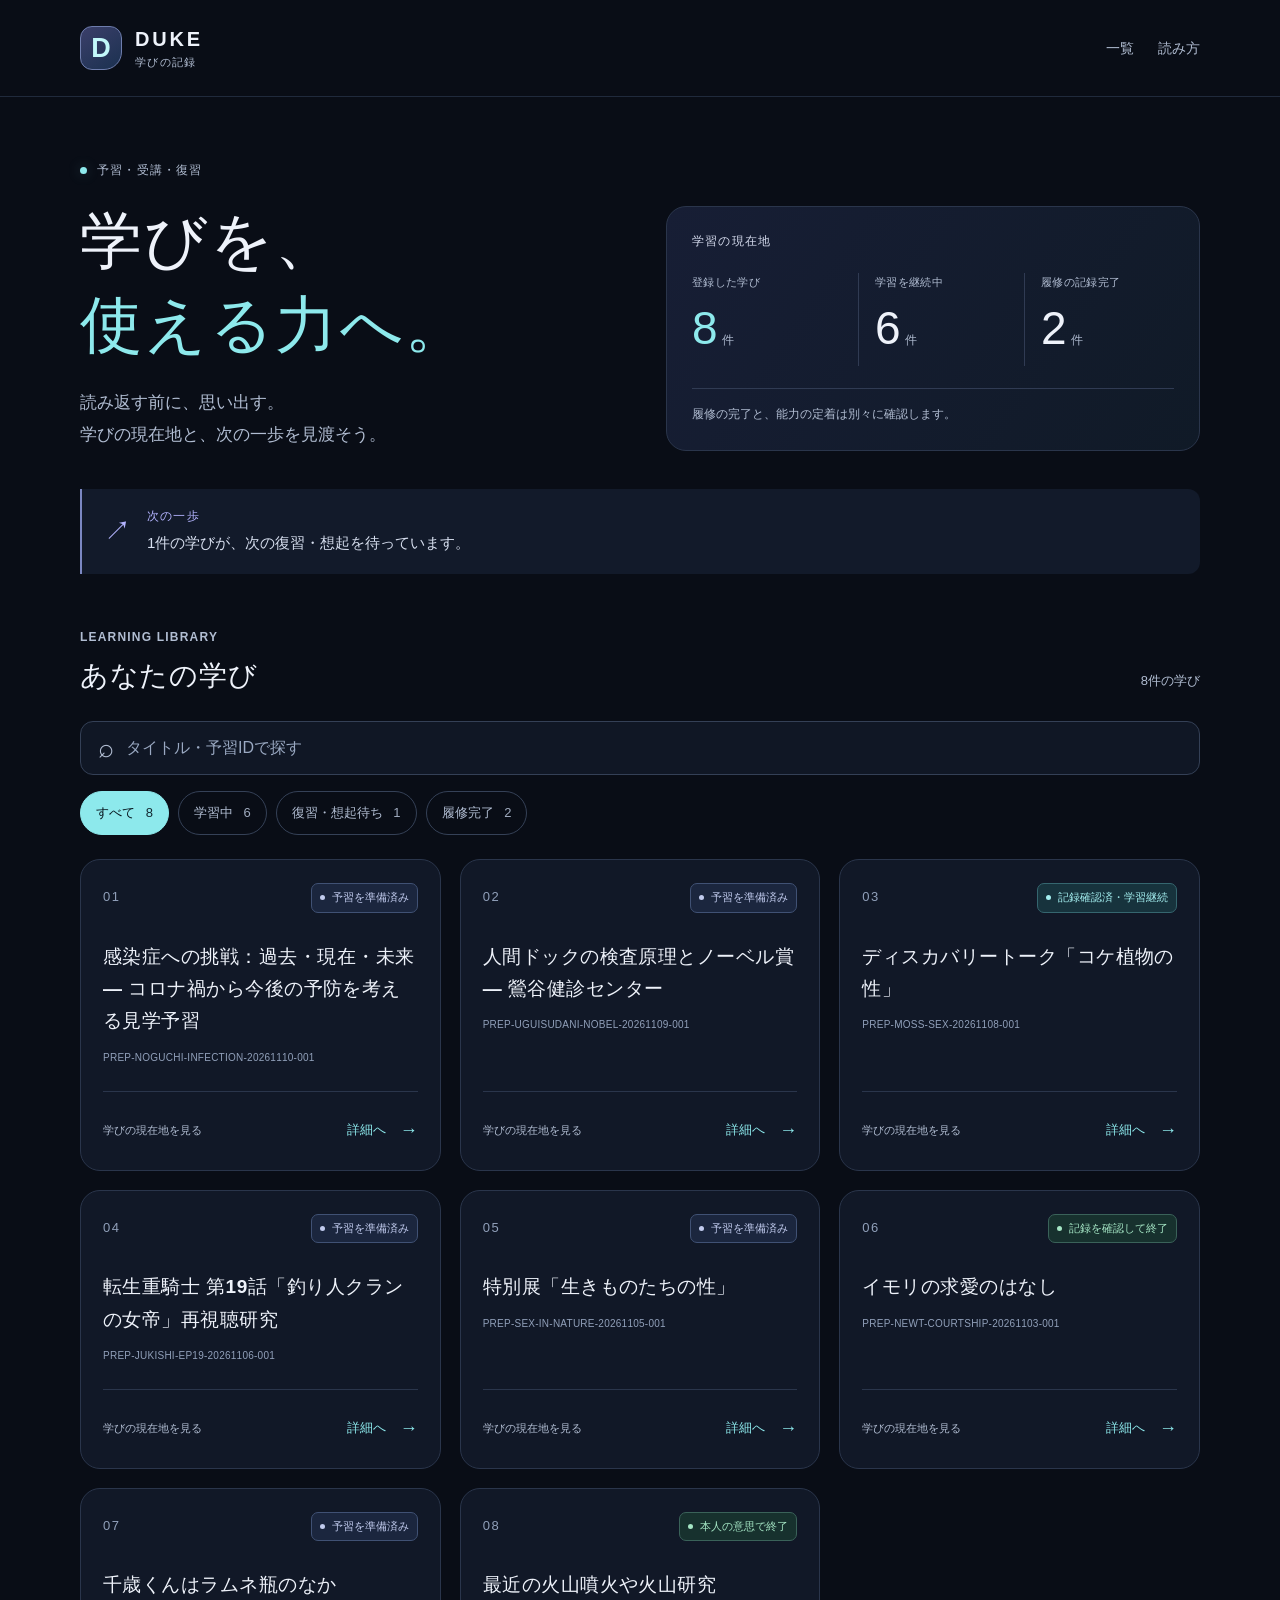
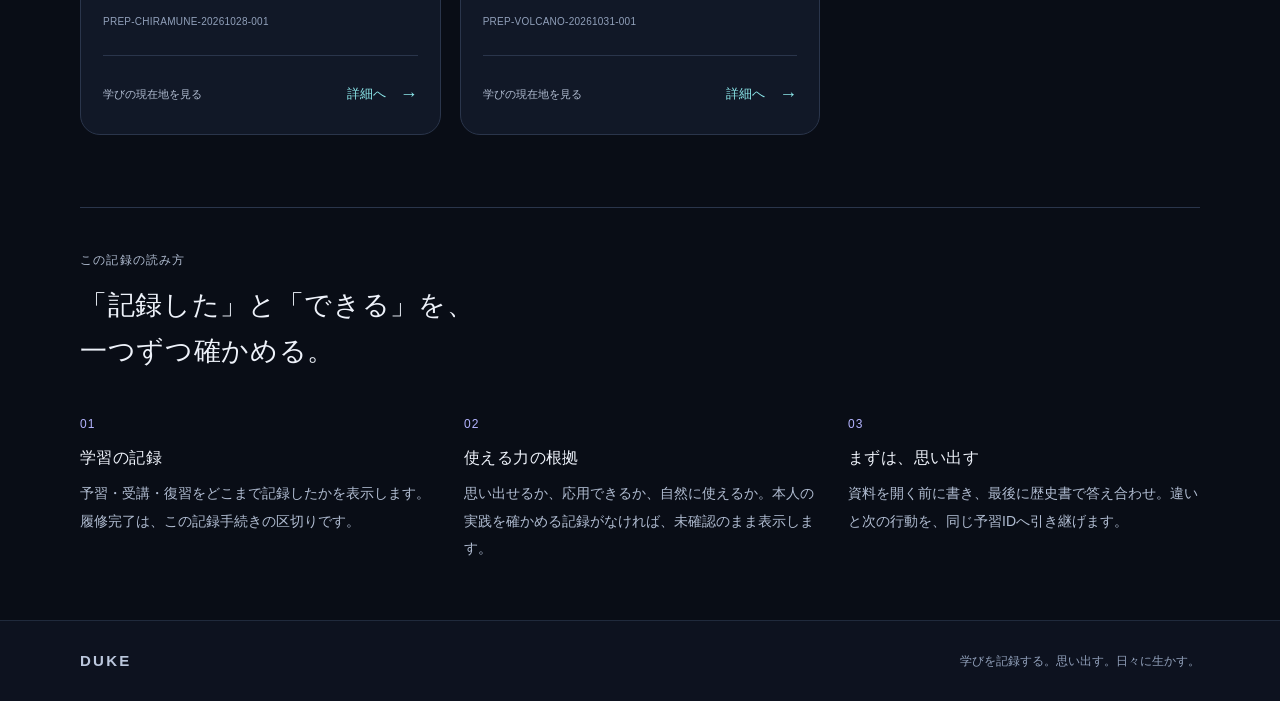
<file: index.html>
<!doctype html>
<html lang="ja">
<head>
  <meta charset="utf-8">
  <meta name="viewport" content="width=device-width, initial-scale=1">
  <meta name="referrer" content="no-referrer">
  <meta http-equiv="Content-Security-Policy" content="default-src &#x27;none&#x27;; script-src &#x27;self&#x27;; style-src &#x27;self&#x27;; img-src &#x27;none&#x27;; connect-src &#x27;none&#x27;; base-uri &#x27;none&#x27;; form-action &#x27;none&#x27;; object-src &#x27;none&#x27;">
  <meta name="color-scheme" content="dark">
  <meta name="description" content="予習・受講・復習の記録から、学びの現在地と次の一歩を確認するダッシュボード。">
  <title>学びの現在地 | DUKE 学びの記録</title>
  <link rel="stylesheet" href="assets/style.css">
  <script src="assets/app.js" defer></script>
</head>
<body>
  <a class="skip-link" href="#main">本文へ移動</a>
  <header class="site-header">
    <div class="header-inner">
      <a class="brand" href="index.html" aria-label="DUKE 学びの記録 一覧へ">
        <span class="brand-mark" aria-hidden="true">D</span>
        <span class="brand-name">DUKE<span>学びの記録</span></span>
      </a>
      <nav class="header-nav" aria-label="メインナビゲーション">
        <a href="index.html#all-learning">一覧</a>
        <a href="index.html#about">読み方</a>
      </nav>
    </div>
  </header>
  <main id="main" class="page-shell">
    <section class="hero" aria-labelledby="hero-title">
      <div class="hero-copy">
        <p class="eyebrow"><span class="signal-dot" aria-hidden="true"></span>予習・受講・復習</p>
        <h1 id="hero-title">学びを、<br><span>使える力へ。</span></h1>
        <p class="hero-description">読み返す前に、思い出す。<br>学びの現在地と、次の一歩を見渡そう。</p>
      </div>
      <div class="overview-panel">
        <p class="panel-kicker">学習の現在地</p>
        <dl class="overview-grid">
          <div><dt>登録した学び</dt><dd>8<span>件</span></dd></div>
          <div><dt>学習を継続中</dt><dd>6<span>件</span></dd></div>
          <div><dt>履修の記録完了</dt><dd>2<span>件</span></dd></div>
        </dl>
        <p class="overview-note">履修の完了と、能力の定着は別々に確認します。</p>
      </div>
    </section>

    <aside class="next-step" aria-label="次の一歩">
      <span class="next-step-mark" aria-hidden="true">↗</span>
      <div><p class="small-label">次の一歩</p><p>1件の学びが、次の復習・想起を待っています。</p></div>
    </aside>

    <section class="learning-section" id="all-learning" aria-labelledby="learning-title">
      <div class="section-heading"><div><p class="eyebrow">LEARNING LIBRARY</p><h2 id="learning-title">あなたの学び</h2></div><p class="result-count" data-result-count aria-live="polite" aria-atomic="true">8件の学び</p></div>
      <div class="filter-tools" data-enhanced hidden>
        <div class="search-box" role="search">
          <label class="sr-only" for="learning-search">タイトル・予習IDで探す</label>
          <span class="search-mark" aria-hidden="true">⌕</span>
          <input id="learning-search" type="search" autocomplete="off" spellcheck="false" placeholder="タイトル・予習IDで探す" data-search-input>
        </div>
        <div class="filters" role="group" aria-label="学習状況で絞り込む">
          <button type="button" data-filter="all" aria-pressed="true">すべて <span>8</span></button>
          <button type="button" data-filter="open" aria-pressed="false">学習中 <span>6</span></button>
          <button type="button" data-filter="review_pending" aria-pressed="false">復習・想起待ち <span>1</span></button>
          <button type="button" data-filter="closed" aria-pressed="false">履修完了 <span>2</span></button>
        </div>
      </div>
      <ul class="learning-grid" data-records><li class="learning-card" data-record data-group="open" data-search="感染症への挑戦：過去・現在・未来 — コロナ禍から今後の予防を考える見学予習 PREP-NOGUCHI-INFECTION-20261110-001">
      <div class="card-top"><span class="record-number">01</span><span class="status-badge status-open">予習を準備済み</span></div>
      <h3><a class="card-title" href="records/prep-noguchi-infection-20261110-001.html">感染症への挑戦：過去・現在・未来 — コロナ禍から今後の予防を考える見学予習</a></h3>
      <p class="record-id">PREP-NOGUCHI-INFECTION-20261110-001</p>
      <div class="card-bottom"><span>学びの現在地を見る</span><a class="card-link" href="records/prep-noguchi-infection-20261110-001.html" aria-label="感染症への挑戦：過去・現在・未来 — コロナ禍から今後の予防を考える見学予習の詳細を見る">詳細へ <span aria-hidden="true">→</span></a></div>
    </li>
<li class="learning-card" data-record data-group="open" data-search="人間ドックの検査原理とノーベル賞 — 鶯谷健診センター PREP-UGUISUDANI-NOBEL-20261109-001">
      <div class="card-top"><span class="record-number">02</span><span class="status-badge status-open">予習を準備済み</span></div>
      <h3><a class="card-title" href="records/prep-uguisudani-nobel-20261109-001.html">人間ドックの検査原理とノーベル賞 — 鶯谷健診センター</a></h3>
      <p class="record-id">PREP-UGUISUDANI-NOBEL-20261109-001</p>
      <div class="card-bottom"><span>学びの現在地を見る</span><a class="card-link" href="records/prep-uguisudani-nobel-20261109-001.html" aria-label="人間ドックの検査原理とノーベル賞 — 鶯谷健診センターの詳細を見る">詳細へ <span aria-hidden="true">→</span></a></div>
    </li>
<li class="learning-card" data-record data-group="review_pending" data-search="ディスカバリートーク「コケ植物の性」 PREP-MOSS-SEX-20261108-001">
      <div class="card-top"><span class="record-number">03</span><span class="status-badge status-review_pending">記録確認済・学習継続</span></div>
      <h3><a class="card-title" href="records/prep-moss-sex-20261108-001.html">ディスカバリートーク「コケ植物の性」</a></h3>
      <p class="record-id">PREP-MOSS-SEX-20261108-001</p>
      <div class="card-bottom"><span>学びの現在地を見る</span><a class="card-link" href="records/prep-moss-sex-20261108-001.html" aria-label="ディスカバリートーク「コケ植物の性」の詳細を見る">詳細へ <span aria-hidden="true">→</span></a></div>
    </li>
<li class="learning-card" data-record data-group="open" data-search="転生重騎士 第19話「釣り人クランの女帝」再視聴研究 PREP-JUKISHI-EP19-20261106-001">
      <div class="card-top"><span class="record-number">04</span><span class="status-badge status-open">予習を準備済み</span></div>
      <h3><a class="card-title" href="records/prep-jukishi-ep19-20261106-001.html">転生重騎士 第19話「釣り人クランの女帝」再視聴研究</a></h3>
      <p class="record-id">PREP-JUKISHI-EP19-20261106-001</p>
      <div class="card-bottom"><span>学びの現在地を見る</span><a class="card-link" href="records/prep-jukishi-ep19-20261106-001.html" aria-label="転生重騎士 第19話「釣り人クランの女帝」再視聴研究の詳細を見る">詳細へ <span aria-hidden="true">→</span></a></div>
    </li>
<li class="learning-card" data-record data-group="open" data-search="特別展「生きものたちの性」 PREP-SEX-IN-NATURE-20261105-001">
      <div class="card-top"><span class="record-number">05</span><span class="status-badge status-open">予習を準備済み</span></div>
      <h3><a class="card-title" href="records/prep-sex-in-nature-20261105-001.html">特別展「生きものたちの性」</a></h3>
      <p class="record-id">PREP-SEX-IN-NATURE-20261105-001</p>
      <div class="card-bottom"><span>学びの現在地を見る</span><a class="card-link" href="records/prep-sex-in-nature-20261105-001.html" aria-label="特別展「生きものたちの性」の詳細を見る">詳細へ <span aria-hidden="true">→</span></a></div>
    </li>
<li class="learning-card" data-record data-group="closed" data-search="イモリの求愛のはなし PREP-NEWT-COURTSHIP-20261103-001">
      <div class="card-top"><span class="record-number">06</span><span class="status-badge status-closed">記録を確認して終了</span></div>
      <h3><a class="card-title" href="records/prep-newt-courtship-20261103-001.html">イモリの求愛のはなし</a></h3>
      <p class="record-id">PREP-NEWT-COURTSHIP-20261103-001</p>
      <div class="card-bottom"><span>学びの現在地を見る</span><a class="card-link" href="records/prep-newt-courtship-20261103-001.html" aria-label="イモリの求愛のはなしの詳細を見る">詳細へ <span aria-hidden="true">→</span></a></div>
    </li>
<li class="learning-card" data-record data-group="open" data-search="千歳くんはラムネ瓶のなか PREP-CHIRAMUNE-20261028-001">
      <div class="card-top"><span class="record-number">07</span><span class="status-badge status-open">予習を準備済み</span></div>
      <h3><a class="card-title" href="records/prep-chiramune-20261028-001.html">千歳くんはラムネ瓶のなか</a></h3>
      <p class="record-id">PREP-CHIRAMUNE-20261028-001</p>
      <div class="card-bottom"><span>学びの現在地を見る</span><a class="card-link" href="records/prep-chiramune-20261028-001.html" aria-label="千歳くんはラムネ瓶のなかの詳細を見る">詳細へ <span aria-hidden="true">→</span></a></div>
    </li>
<li class="learning-card" data-record data-group="closed" data-search="最近の火山噴火や火山研究 PREP-VOLCANO-20261031-001">
      <div class="card-top"><span class="record-number">08</span><span class="status-badge status-closed">本人の意思で終了</span></div>
      <h3><a class="card-title" href="records/prep-volcano-20261031-001.html">最近の火山噴火や火山研究</a></h3>
      <p class="record-id">PREP-VOLCANO-20261031-001</p>
      <div class="card-bottom"><span>学びの現在地を見る</span><a class="card-link" href="records/prep-volcano-20261031-001.html" aria-label="最近の火山噴火や火山研究の詳細を見る">詳細へ <span aria-hidden="true">→</span></a></div>
    </li></ul>
      <div class="empty-state" data-empty hidden><p>条件に合う学びが見つかりません。</p><button type="button" class="text-button" data-reset>絞り込みを解除する</button></div>
      <noscript><p class="quiet-note">全件を表示しています。各カードから詳細をご覧いただけます。</p></noscript>
    </section>

    <section class="about-section" id="about" aria-labelledby="about-title">
      <p class="eyebrow">この記録の読み方</p><h2 id="about-title">「記録した」と「できる」を、<br>一つずつ確かめる。</h2>
      <div class="about-grid">
        <div><span class="about-number">01</span><h3>学習の記録</h3><p>予習・受講・復習をどこまで記録したかを表示します。履修完了は、この記録手続きの区切りです。</p></div>
        <div><span class="about-number">02</span><h3>使える力の根拠</h3><p>思い出せるか、応用できるか、自然に使えるか。本人の実践を確かめる記録がなければ、未確認のまま表示します。</p></div>
        <div><span class="about-number">03</span><h3>まずは、思い出す</h3><p>資料を開く前に書き、最後に歴史書で答え合わせ。違いと次の行動を、同じ予習IDへ引き継げます。</p></div>
      </div>
    </section>
  </main>
  <footer class="site-footer">
    <div class="footer-inner"><span class="footer-brand">DUKE</span><p>学びを記録する。思い出す。日々に生かす。</p></div>
  </footer>
</body>
</html>
</file>
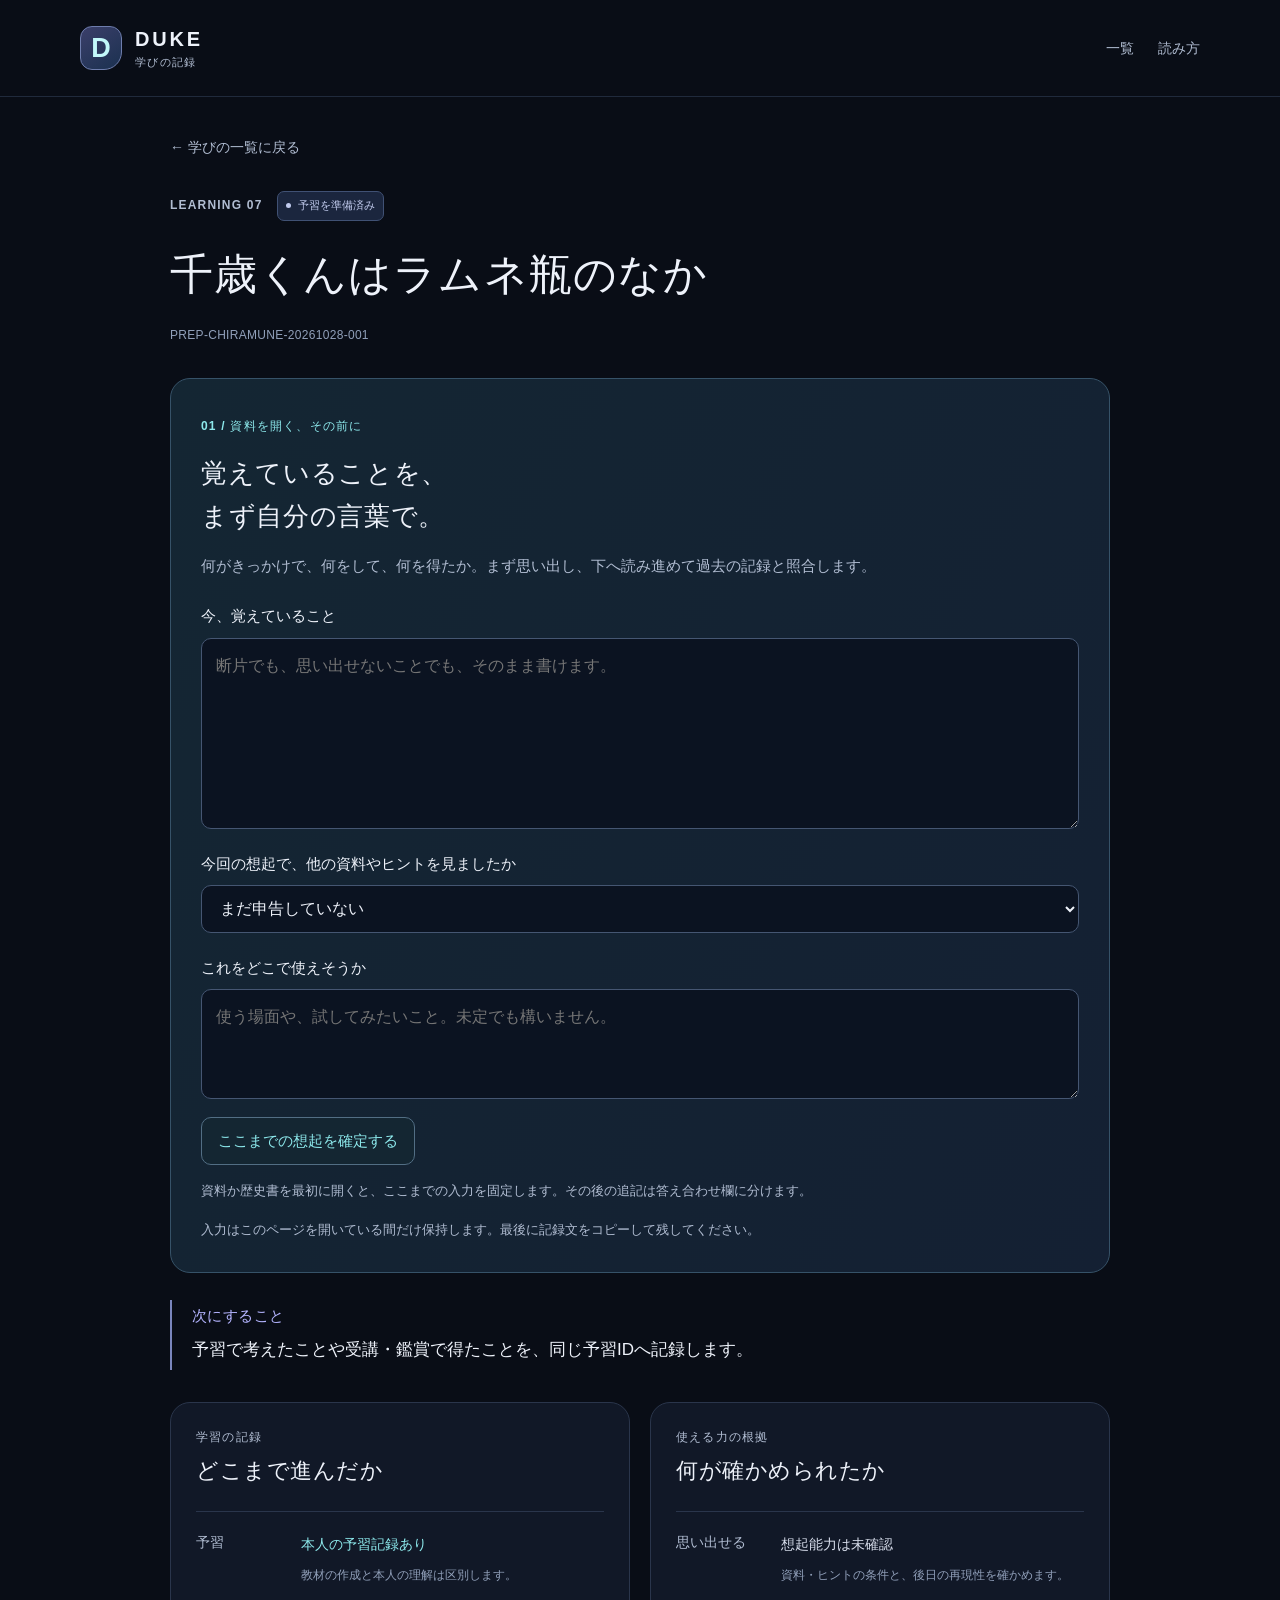
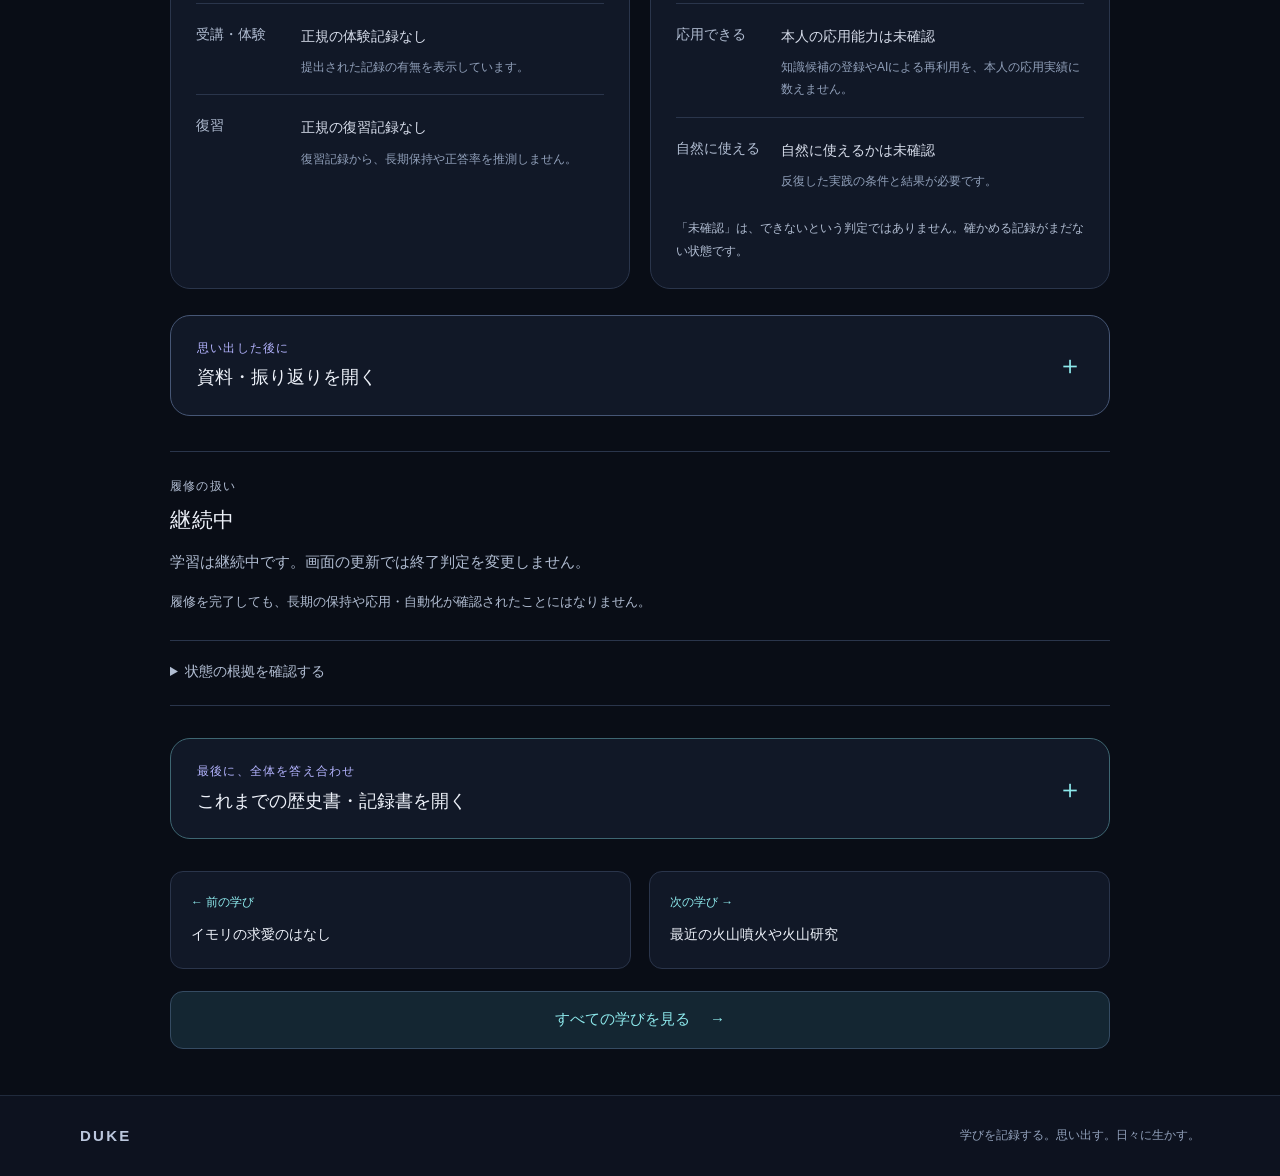
<file: records/prep-chiramune-20261028-001.html>
<!doctype html>
<html lang="ja">
<head>
  <meta charset="utf-8">
  <meta name="viewport" content="width=device-width, initial-scale=1">
  <meta name="referrer" content="no-referrer">
  <meta http-equiv="Content-Security-Policy" content="default-src &#x27;none&#x27;; script-src &#x27;self&#x27;; style-src &#x27;self&#x27;; img-src &#x27;none&#x27;; connect-src &#x27;none&#x27;; base-uri &#x27;none&#x27;; form-action &#x27;none&#x27;; object-src &#x27;none&#x27;">
  <meta name="color-scheme" content="dark">
  <meta name="description" content="予習・受講・復習の記録から、学びの現在地と次の一歩を確認するダッシュボード。">
  <title>千歳くんはラムネ瓶のなか | DUKE 学びの記録</title>
  <link rel="stylesheet" href="../assets/style.css">
  <script src="../assets/app.js" defer></script>
</head>
<body>
  <a class="skip-link" href="#main">本文へ移動</a>
  <header class="site-header">
    <div class="header-inner">
      <a class="brand" href="../index.html" aria-label="DUKE 学びの記録 一覧へ">
        <span class="brand-mark" aria-hidden="true">D</span>
        <span class="brand-name">DUKE<span>学びの記録</span></span>
      </a>
      <nav class="header-nav" aria-label="メインナビゲーション">
        <a href="../index.html#all-learning">一覧</a>
        <a href="../index.html#about">読み方</a>
      </nav>
    </div>
  </header>
  <main id="main" class="page-shell detail-shell" data-learning-practice data-preparation-id="PREP-CHIRAMUNE-20261028-001" data-history-version="a053dee67a1f9925be2df9fcc9da7b4948058c1986c9b73d48266c729391364d" data-source-commit="cc50fe33ca20fb230cadd18fbf14ff4a22f30cf9">
    <a class="back-link" href="../index.html#all-learning">← 学びの一覧に戻る</a>
    <header class="detail-heading">
      <div class="detail-kicker"><span class="eyebrow">LEARNING 07</span><span class="status-badge status-open">予習を準備済み</span></div>
      <h1>千歳くんはラムネ瓶のなか</h1>
      <p class="record-id">PREP-CHIRAMUNE-20261028-001</p>
    </header>

    <section class="recall-panel" aria-labelledby="recall-title"><span class="small-label">01 / 資料を開く、その前に</span><h2 id="recall-title">覚えていることを、<br>まず自分の言葉で。</h2><p>何がきっかけで、何をして、何を得たか。まず思い出し、下へ読み進めて過去の記録と照合します。</p>
      <div class="recall-work" data-practice-only hidden><label for="current-recall">今、覚えていること</label><textarea id="current-recall" data-current-recall rows="6" maxlength="6000" autocomplete="off" spellcheck="false" placeholder="断片でも、思い出せないことでも、そのまま書けます。"></textarea><label for="recall-condition">今回の想起で、他の資料やヒントを見ましたか</label><select id="recall-condition" data-recall-condition><option value="unknown">まだ申告していない</option><option value="no_reference">見ずに書いた</option><option value="referenced">見てから書いた・途中で見た</option></select><label for="application-idea">これをどこで使えそうか</label><textarea id="application-idea" data-application-idea rows="3" maxlength="3000" autocomplete="off" spellcheck="false" placeholder="使う場面や、試してみたいこと。未定でも構いません。"></textarea><button type="button" class="practice-button" data-freeze-recall>ここまでの想起を確定する</button><p class="quiet-note" data-recall-status role="status" aria-live="polite">資料か歴史書を最初に開くと、ここまでの入力を固定します。その後の追記は答え合わせ欄に分けます。</p><p class="quiet-note">入力はこのページを開いている間だけ保持します。最後に記録文をコピーして残してください。</p></div>
      <noscript><p class="quiet-note">覚えていることを別のメモに書いてから、下の資料や歴史書を開いてください。</p></noscript></section>
    <section class="detail-next" aria-labelledby="next-title"><h2 id="next-title">次にすること</h2><p>予習で考えたことや受講・鑑賞で得たことを、同じ予習IDへ記録します。</p></section>

    <div class="detail-columns">
      <section class="state-panel" aria-labelledby="records-title"><p class="panel-kicker">学習の記録</p><h2 id="records-title">どこまで進んだか</h2><dl class="state-list"><div class="state-row"><dt>予習</dt><dd><span class="state-label state-recorded">本人の予習記録あり</span><p>教材の作成と本人の理解は区別します。</p></dd></div>
<div class="state-row"><dt>受講・体験</dt><dd><span class="state-label state-unknown">正規の体験記録なし</span><p>提出された記録の有無を表示しています。</p></dd></div>
<div class="state-row"><dt>復習</dt><dd><span class="state-label state-unknown">正規の復習記録なし</span><p>復習記録から、長期保持や正答率を推測しません。</p></dd></div></dl></section>
      <section class="state-panel" aria-labelledby="ability-title"><p class="panel-kicker">使える力の根拠</p><h2 id="ability-title">何が確かめられたか</h2><dl class="state-list"><div class="state-row"><dt>思い出せる</dt><dd><span class="state-label state-unknown">想起能力は未確認</span><p>資料・ヒントの条件と、後日の再現性を確かめます。</p></dd></div>
<div class="state-row"><dt>応用できる</dt><dd><span class="state-label state-unknown">本人の応用能力は未確認</span><p>知識候補の登録やAIによる再利用を、本人の応用実績に数えません。</p></dd></div>
<div class="state-row"><dt>自然に使える</dt><dd><span class="state-label state-unknown">自然に使えるかは未確認</span><p>反復した実践の条件と結果が必要です。</p></dd></div></dl><p class="quiet-note">「未確認」は、できないという判定ではありません。確かめる記録がまだない状態です。</p></section>
    </div>

    <details class="materials" id="materials" data-answer-disclosure><summary><span><span class="small-label">思い出した後に</span><strong>資料・振り返りを開く</strong></span><span class="expand-mark" aria-hidden="true">＋</span></summary><div class="materials-body"><section class="material-section"><h3>この学びの目標</h3><p>声・言葉・応答を手掛かりに、人物同士の距離を自分の言葉で説明する。</p></section>
<section class="material-section"><h3>振り返るための問い</h3><p class="quiet-note">AIによる問いの候補・本人の採用は未確認</p><p>私は、明日風と朔の距離を、どんな声や言葉のやりとりから感じ取るのだろう？</p></section>
<section class="material-section"><h3>教材紹介：言葉と声</h3><p>予習教材では、同じ言葉でも間や語尾などで受け取る印象が変わることに注目します。何と言ったかと、どのように聞こえたかを分け、気になった一か所を具体的に挙げる練習です。例として使う会話は説明用の架空例で、作品の実際の台詞ではありません。</p></section>
<section class="material-section"><h3>教材紹介：やりとりと距離</h3><p>一人の話し方だけでなく、相手がどう受け、どう返したかを一まとまりで見ます。明日風と朔の場面を観察するときも、返事の速さだけで親しさや不仲を決めず、前後の状況と組み合わせて考えます。</p></section>
<section class="material-section"><h3>教材紹介：期待と観察を分ける</h3><p>憧れや好意を楽しみながら、見聞きした言動と、そこから自分が感じたことを分けて言葉にします。ここにあるのはAIが用意した鑑賞の観点です。本人が作品中のどの場面で使えたか、後日どこまで思い出せたかは別の記録で確かめます。</p></section>
<section class="material-section"><h3>現在の到達点</h3><p>予習を準備済み。学習は継続中です。画面の更新では終了判定を変更しません。</p></section>
<section class="material-section"><h3>これから確かめること</h3><p>予習で考えたことや受講・鑑賞で得たことを、同じ予習IDへ記録します。</p></section>
<section class="material-section"><h3>能力の確認</h3><p>記録の完了と能力の定着を分けています。想起・応用・自動化は、本人の実践と根拠に基づいて確かめます。</p></section></div></details>

    <section class="closure-section" aria-labelledby="closure-title"><p class="panel-kicker">履修の扱い</p><h2 id="closure-title">継続中</h2><p>学習は継続中です。画面の更新では終了判定を変更しません。</p><p class="quiet-note">履修を完了しても、長期の保持や応用・自動化が確認されたことにはなりません。</p></section>
    <details class="evidence-details"><summary>状態の根拠を確認する</summary><ul class="evidence-list"><li><span>予習IDと教材</span><span class="evidence-status">登録あり</span></li><li><span>本人の返却記録</span><span class="evidence-status">記録あり</span></li><li><span>学習回との結合</span><span class="evidence-status">記録なし</span></li><li><span>終了判定</span><span class="evidence-status">記録なし</span></li><li><span>再利用できる知識候補</span><span class="evidence-status">候補の登録なし</span></li><li><span>公開用の教材紹介</span><span class="evidence-status">紹介文あり</span></li></ul><p class="quiet-note">ここでは根拠の有無を表示します。個人の原文・非公開の資料は公開していません。</p></details>
    <details class="materials history-book" id="history" data-answer-disclosure><summary><span><span class="small-label">最後に、全体を答え合わせ</span><strong>これまでの歴史書・記録書を開く</strong></span><span class="expand-mark" aria-hidden="true">＋</span></summary>
      <div class="materials-body"><p class="history-notice">当時の記録との答え合わせです。本人の考え、AIによる整理、予定と未確認を区別します。過去の記述が科学的な正解であることや、能力の定着を保証するものではありません。</p>
        <section class="recall-comparison" data-practice-only hidden aria-labelledby="fixed-recall-title"><h3 id="fixed-recall-title">今回、最初に固定した想起</h3><p class="recall-state" data-frozen-condition></p><p class="recall-quote" data-frozen-recall></p><p class="quiet-note">下の過去の記録と、出来事ごとに見比べてください。未入力は不正解ではありません。</p></section>
        <ol class="history-list"><li class="history-entry" data-history-entry data-entry-id="chiramune-origin">
          <div class="history-meta"><span>動機・問い</span><span>記録あり</span><span>記録日：2026-10-28</span></div>
          <h3 data-entry-title>声から、人物の距離を理解したい</h3><p class="history-body">声の演技を入口に作品を楽しみ、人物同士の距離をどのやり取りから感じたか、自分の言葉で語ることを予習の目的として登録した。</p>
          <p class="history-source-label">根拠：登録時の目的</p>
          <details class="history-source"><summary>この記録の出典の版</summary><p class="history-hash">9b8ba74d8f52f7cc0c948729b83d3735807cce006dd2b43aa41121a3b206cb5c</p></details>
          <div class="history-compare" data-practice-only hidden><label for="history-choice-1">今の想起と比べて</label><select id="history-choice-1" data-comparison><option value="">まだ比較していない</option><option value="remembered">思い出せた</option><option value="missing">抜けていた</option><option value="different">食い違う</option><option value="unconfirmed">当時も未確認・予定だった</option><option value="uncertain">まだ判断できない</option></select></div>
        </li>
<li class="history-entry" data-history-entry data-entry-id="chiramune-preparation">
          <div class="history-meta"><span>予習</span><span>記録あり</span><span>記録日：2026-10-28</span></div>
          <h3 data-entry-title>言葉・声・相手の応答を観察する教材</h3><p class="history-body">AIが予習教材と、明日風と朔の距離を声や言葉のやり取りから考える問いの候補を用意した。この段階の問いはAI案で、本人の採用や視聴した話数は確認されていない。</p>
          <p class="history-source-label">根拠：登録した予習教材とAIの問い</p>
          <details class="history-source"><summary>この記録の出典の版</summary><p class="history-hash">9b8ba74d8f52f7cc0c948729b83d3735807cce006dd2b43aa41121a3b206cb5c</p></details>
          <div class="history-compare" data-practice-only hidden><label for="history-choice-2">今の想起と比べて</label><select id="history-choice-2" data-comparison><option value="">まだ比較していない</option><option value="remembered">思い出せた</option><option value="missing">抜けていた</option><option value="different">食い違う</option><option value="unconfirmed">当時も未確認・予定だった</option><option value="uncertain">まだ判断できない</option></select></div>
        </li>
<li class="history-entry" data-history-entry data-entry-id="chiramune-own-purpose">
          <div class="history-meta"><span>動機・問い</span><span>本人の報告</span><span>記録日：2026-10-30</span></div>
          <h3 data-entry-title>朗読を上達させたいという目的につながった</h3><p class="history-body">追加の予習メモで、本人は朗読の力を高めたいという目的を明記した。言葉の意味だけでなく、話し手と受け手が共有する文脈、異なる文脈を意識していた。朗読が改善した実績や聞き手の反応はまだ測定されていない。</p>
          <p class="history-source-label">根拠：本人の追加予習メモ</p>
          <details class="history-source"><summary>この記録の出典の版</summary><p class="history-hash">66d6aaab78a8c0f4a8e9ec8b81f55e3e08f6a6b03934754046cbbb900fe20efc</p></details>
          <div class="history-compare" data-practice-only hidden><label for="history-choice-3">今の想起と比べて</label><select id="history-choice-3" data-comparison><option value="">まだ比較していない</option><option value="remembered">思い出せた</option><option value="missing">抜けていた</option><option value="different">食い違う</option><option value="unconfirmed">当時も未確認・予定だった</option><option value="uncertain">まだ判断できない</option></select></div>
        </li>
<li class="history-entry" data-history-entry data-entry-id="chiramune-own-question">
          <div class="history-meta"><span>予習</span><span>本人の報告</span><span>記録日：2026-10-30</span></div>
          <h3 data-entry-title>自分と朔の文脈の違いを問いにした</h3><p class="history-body">本人は、見る時の心理状態や画面の大きさ、昼夜でも受け取り方が変わると考えた。自分が場面をどう受け取ったかを確かめ、朔の立場へ移して考えるという観点を挙げ、自分と朔の文脈の違いを問いとして残した。作品の台詞の正確さや実際の視聴範囲は未確認である。</p>
          <p class="history-source-label">根拠：本人が記した問い</p>
          <details class="history-source"><summary>この記録の出典の版</summary><p class="history-hash">66d6aaab78a8c0f4a8e9ec8b81f55e3e08f6a6b03934754046cbbb900fe20efc</p></details>
          <div class="history-compare" data-practice-only hidden><label for="history-choice-4">今の想起と比べて</label><select id="history-choice-4" data-comparison><option value="">まだ比較していない</option><option value="remembered">思い出せた</option><option value="missing">抜けていた</option><option value="different">食い違う</option><option value="unconfirmed">当時も未確認・予定だった</option><option value="uncertain">まだ判断できない</option></select></div>
        </li></ol><section class="history-gaps"><h3>この記録でまだ確かめられないこと</h3><ul><li>追加予習は本人の考えを残した記録。朗読の改善、共感の変化、保持・転用の効果は未測定。</li><li>正規の受講・体験の返却記録はありません。予定や関連する報告から、実施内容を補いません。</li><li>正規の復習の返却記録はありません。過去に実施しなかったという意味ではありません。</li></ul></section>
        <section class="comparison-work" data-practice-only hidden aria-labelledby="comparison-title"><h3 id="comparison-title">違いを、次の一歩へ</h3><p>言葉の一致で採点せず、本人の判断として記録します。</p><label for="comparison-note">食い違い・補足・確かめたいこと</label><textarea id="comparison-note" data-comparison-note rows="4" maxlength="6000" autocomplete="off" spellcheck="false" placeholder="資料を見て加えた内容は、ここへ。"></textarea><p class="action-suggestion" data-next-suggestion aria-live="polite">記録を見比べて、上の選択欄で差を選ぶと、次の一歩の候補を表示します。</p>
          <label for="next-practice">次に行うこと（予定）</label><textarea id="next-practice" data-next-practice rows="3" maxlength="3000" autocomplete="off" spellcheck="false" placeholder="どの場面で、何をして、何を確かめるか。"></textarea>
          <label for="practice-status">実行状況（本人申告）</label><select id="practice-status" data-practice-status><option value="not_started">まだ実施していない</option><option value="in_progress">取り組んでいる途中</option><option value="reported_done">実施した</option></select>
          <label for="practice-result">実行結果・観察したこと</label><textarea id="practice-result" data-practice-result rows="4" maxlength="6000" autocomplete="off" spellcheck="false" placeholder="実施した内容、起きたこと、残った問いを記録します。"></textarea>
        </section>
        <section class="handoff-work" data-practice-only hidden aria-labelledby="handoff-title"><h3 id="handoff-title">この続きも、同じ予習IDへ</h3><p>記録文をコピーして、予習・受講・復習エージェントへ渡してください。ページを閉じたり読み込み直すと入力は消えます。GitHubへ自動保存はされません。</p><label for="learning-handoff">再投入する記録文</label><textarea id="learning-handoff" data-handoff rows="12" readonly autocomplete="off" spellcheck="false"></textarea><button type="button" class="practice-button" data-select-handoff>記録文を選択してコピー</button><p class="quiet-note" data-copy-status role="status" aria-live="polite"></p></section>
        <noscript><p class="quiet-note">記録本文はそのまま読めます。今回の想起と食い違いは別のメモに書き、同じ予習IDへ渡してください。入力・比較の記録文を作る機能にはJavaScriptが必要です。</p></noscript>
      </div>
    </details>
    <nav class="adjacent-records" aria-label="前後の学び"><a href="prep-newt-courtship-20261103-001.html"><span>← 前の学び</span><strong>イモリの求愛のはなし</strong></a><a href="prep-volcano-20261031-001.html"><span>次の学び →</span><strong>最近の火山噴火や火山研究</strong></a></nav>
    <a class="return-all" href="../index.html#all-learning">すべての学びを見る <span aria-hidden="true">→</span></a>
  </main>
  <footer class="site-footer">
    <div class="footer-inner"><span class="footer-brand">DUKE</span><p>学びを記録する。思い出す。日々に生かす。</p></div>
  </footer>
</body>
</html>
</file>
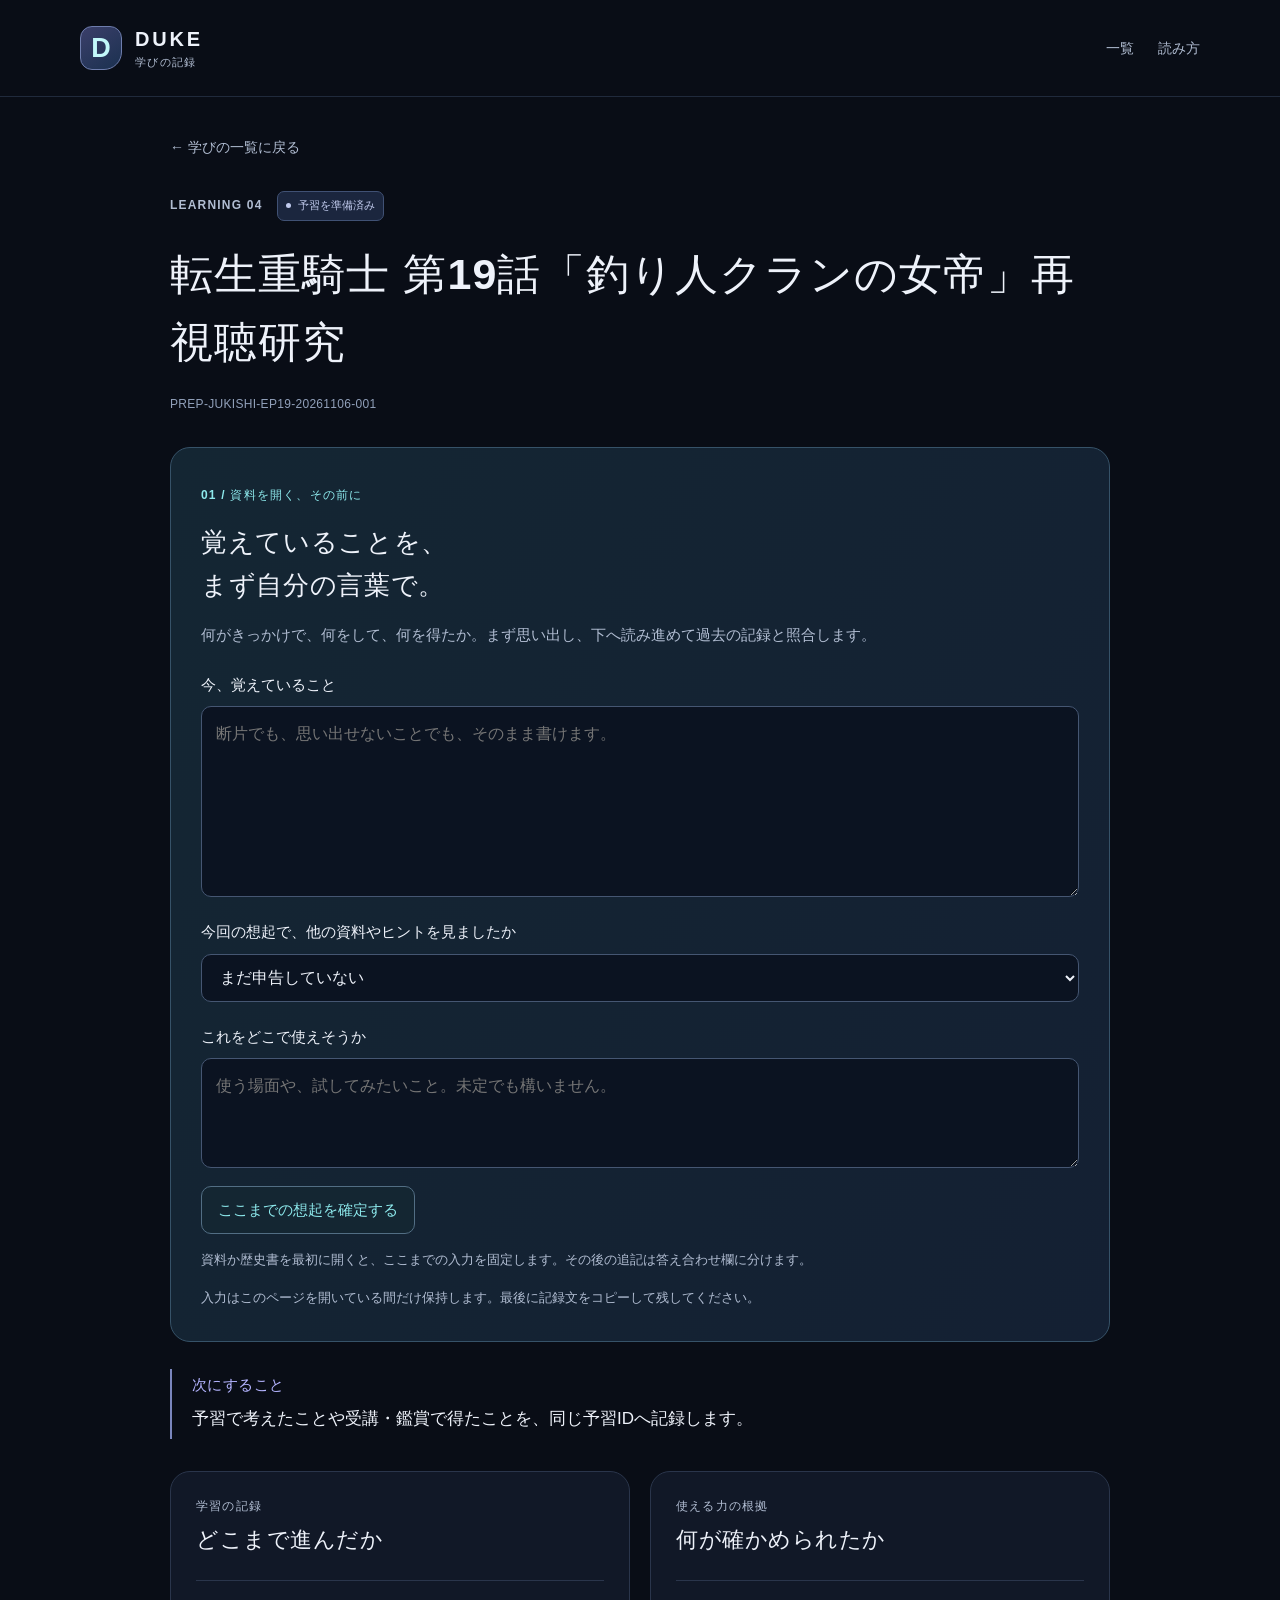
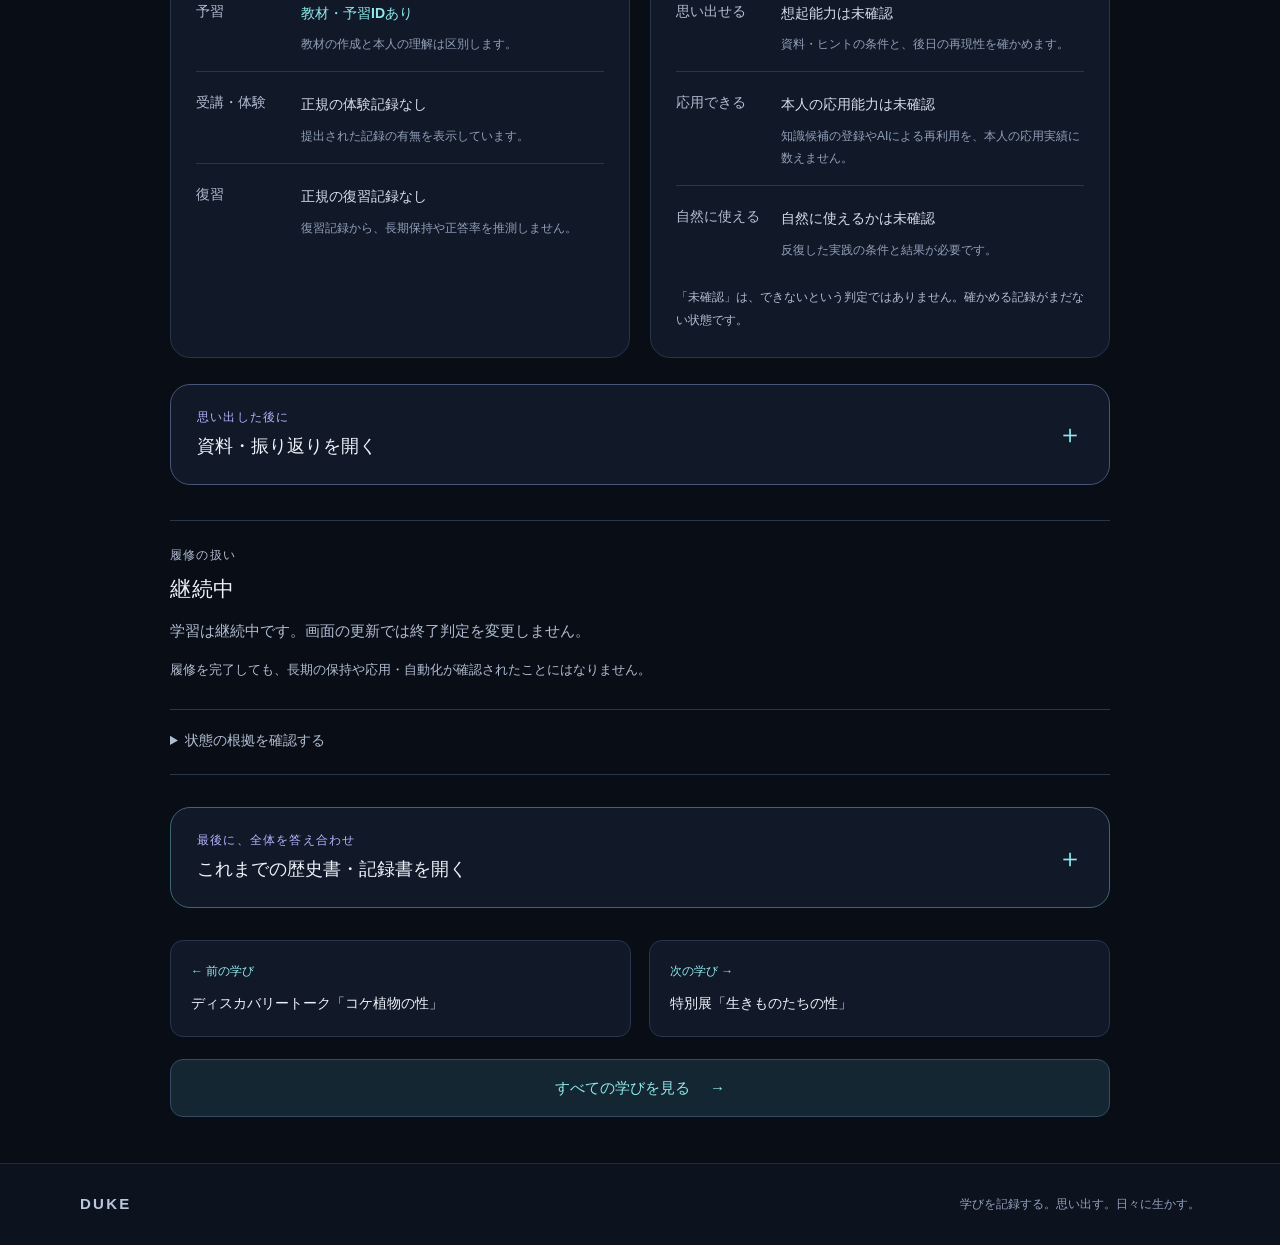
<file: records/prep-jukishi-ep19-20261106-001.html>
<!doctype html>
<html lang="ja">
<head>
  <meta charset="utf-8">
  <meta name="viewport" content="width=device-width, initial-scale=1">
  <meta name="referrer" content="no-referrer">
  <meta http-equiv="Content-Security-Policy" content="default-src &#x27;none&#x27;; script-src &#x27;self&#x27;; style-src &#x27;self&#x27;; img-src &#x27;none&#x27;; connect-src &#x27;none&#x27;; base-uri &#x27;none&#x27;; form-action &#x27;none&#x27;; object-src &#x27;none&#x27;">
  <meta name="color-scheme" content="dark">
  <meta name="description" content="予習・受講・復習の記録から、学びの現在地と次の一歩を確認するダッシュボード。">
  <title>転生重騎士 第19話「釣り人クランの女帝」再視聴研究 | DUKE 学びの記録</title>
  <link rel="stylesheet" href="../assets/style.css">
  <script src="../assets/app.js" defer></script>
</head>
<body>
  <a class="skip-link" href="#main">本文へ移動</a>
  <header class="site-header">
    <div class="header-inner">
      <a class="brand" href="../index.html" aria-label="DUKE 学びの記録 一覧へ">
        <span class="brand-mark" aria-hidden="true">D</span>
        <span class="brand-name">DUKE<span>学びの記録</span></span>
      </a>
      <nav class="header-nav" aria-label="メインナビゲーション">
        <a href="../index.html#all-learning">一覧</a>
        <a href="../index.html#about">読み方</a>
      </nav>
    </div>
  </header>
  <main id="main" class="page-shell detail-shell" data-learning-practice data-preparation-id="PREP-JUKISHI-EP19-20261106-001" data-history-version="afdfc2a84bd2512cfae6485c52e75ad5886aeb41429199c8877faee3b35d405c" data-source-commit="cc50fe33ca20fb230cadd18fbf14ff4a22f30cf9">
    <a class="back-link" href="../index.html#all-learning">← 学びの一覧に戻る</a>
    <header class="detail-heading">
      <div class="detail-kicker"><span class="eyebrow">LEARNING 04</span><span class="status-badge status-open">予習を準備済み</span></div>
      <h1>転生重騎士 第19話「釣り人クランの女帝」再視聴研究</h1>
      <p class="record-id">PREP-JUKISHI-EP19-20261106-001</p>
    </header>

    <section class="recall-panel" aria-labelledby="recall-title"><span class="small-label">01 / 資料を開く、その前に</span><h2 id="recall-title">覚えていることを、<br>まず自分の言葉で。</h2><p>何がきっかけで、何をして、何を得たか。まず思い出し、下へ読み進めて過去の記録と照合します。</p>
      <div class="recall-work" data-practice-only hidden><label for="current-recall">今、覚えていること</label><textarea id="current-recall" data-current-recall rows="6" maxlength="6000" autocomplete="off" spellcheck="false" placeholder="断片でも、思い出せないことでも、そのまま書けます。"></textarea><label for="recall-condition">今回の想起で、他の資料やヒントを見ましたか</label><select id="recall-condition" data-recall-condition><option value="unknown">まだ申告していない</option><option value="no_reference">見ずに書いた</option><option value="referenced">見てから書いた・途中で見た</option></select><label for="application-idea">これをどこで使えそうか</label><textarea id="application-idea" data-application-idea rows="3" maxlength="3000" autocomplete="off" spellcheck="false" placeholder="使う場面や、試してみたいこと。未定でも構いません。"></textarea><button type="button" class="practice-button" data-freeze-recall>ここまでの想起を確定する</button><p class="quiet-note" data-recall-status role="status" aria-live="polite">資料か歴史書を最初に開くと、ここまでの入力を固定します。その後の追記は答え合わせ欄に分けます。</p><p class="quiet-note">入力はこのページを開いている間だけ保持します。最後に記録文をコピーして残してください。</p></div>
      <noscript><p class="quiet-note">覚えていることを別のメモに書いてから、下の資料や歴史書を開いてください。</p></noscript></section>
    <section class="detail-next" aria-labelledby="next-title"><h2 id="next-title">次にすること</h2><p>予習で考えたことや受講・鑑賞で得たことを、同じ予習IDへ記録します。</p></section>

    <div class="detail-columns">
      <section class="state-panel" aria-labelledby="records-title"><p class="panel-kicker">学習の記録</p><h2 id="records-title">どこまで進んだか</h2><dl class="state-list"><div class="state-row"><dt>予習</dt><dd><span class="state-label state-recorded">教材・予習IDあり</span><p>教材の作成と本人の理解は区別します。</p></dd></div>
<div class="state-row"><dt>受講・体験</dt><dd><span class="state-label state-unknown">正規の体験記録なし</span><p>提出された記録の有無を表示しています。</p></dd></div>
<div class="state-row"><dt>復習</dt><dd><span class="state-label state-unknown">正規の復習記録なし</span><p>復習記録から、長期保持や正答率を推測しません。</p></dd></div></dl></section>
      <section class="state-panel" aria-labelledby="ability-title"><p class="panel-kicker">使える力の根拠</p><h2 id="ability-title">何が確かめられたか</h2><dl class="state-list"><div class="state-row"><dt>思い出せる</dt><dd><span class="state-label state-unknown">想起能力は未確認</span><p>資料・ヒントの条件と、後日の再現性を確かめます。</p></dd></div>
<div class="state-row"><dt>応用できる</dt><dd><span class="state-label state-unknown">本人の応用能力は未確認</span><p>知識候補の登録やAIによる再利用を、本人の応用実績に数えません。</p></dd></div>
<div class="state-row"><dt>自然に使える</dt><dd><span class="state-label state-unknown">自然に使えるかは未確認</span><p>反復した実践の条件と結果が必要です。</p></dd></div></dl><p class="quiet-note">「未確認」は、できないという判定ではありません。確かめる記録がまだない状態です。</p></section>
    </div>

    <details class="materials" id="materials" data-answer-disclosure><summary><span><span class="small-label">思い出した後に</span><strong>資料・振り返りを開く</strong></span><span class="expand-mark" aria-hidden="true">＋</span></summary><div class="materials-body"><section class="material-section"><h3>この学びの目標</h3><p>共通の勝敗条件、人物ごとの方法、見せ方の違いを映像の根拠から説明する。</p></section>
<section class="material-section"><h3>振り返るための問い</h3><p class="quiet-note">AIによる問いの候補・本人の採用は未確認</p><p>同じ釣果を競う場面は、どのように人物ごとの魅力を見せているのか？</p></section>
<section class="material-section"><h3>教材紹介：同じゴールと異なる方法</h3><p>再視聴用の教材では、まず何をもって勝つのかを確認し、人物ごとに目的、選んだ方法、制約、結果への反応を追います。同じ競争に参加する人物でも、手段や予想が外れたときの反応に個性が表れる、という観察の枠組みです。</p></section>
<section class="material-section"><h3>教材紹介：新しい相手が加わる効果</h3><p>新しい相手の登場前後で、既存人物が何を始め、何に反応するようになったかを比べます。メアリ、エルマ、ルーチェの背景設定は観察の入口として使い、設定だけから実際の行動を推測で埋めません。</p></section>
<section class="material-section"><h3>教材紹介：注意の向きと決着</h3><p>決着の直前、結果の提示、周囲の反応という順序で、どの情報がいつ見せられたかを調べます。意外さを感じた理由は解釈として分け、具体的な勝者・台詞・時刻は本編で確認する対象です。この教材だけで本編分析や本人の習得が完了したとは扱いません。</p></section>
<section class="material-section"><h3>現在の到達点</h3><p>予習を準備済み。学習は継続中です。画面の更新では終了判定を変更しません。</p></section>
<section class="material-section"><h3>これから確かめること</h3><p>予習で考えたことや受講・鑑賞で得たことを、同じ予習IDへ記録します。</p></section>
<section class="material-section"><h3>能力の確認</h3><p>記録の完了と能力の定着を分けています。想起・応用・自動化は、本人の実践と根拠に基づいて確かめます。</p></section></div></details>

    <section class="closure-section" aria-labelledby="closure-title"><p class="panel-kicker">履修の扱い</p><h2 id="closure-title">継続中</h2><p>学習は継続中です。画面の更新では終了判定を変更しません。</p><p class="quiet-note">履修を完了しても、長期の保持や応用・自動化が確認されたことにはなりません。</p></section>
    <details class="evidence-details"><summary>状態の根拠を確認する</summary><ul class="evidence-list"><li><span>予習IDと教材</span><span class="evidence-status">登録あり</span></li><li><span>本人の返却記録</span><span class="evidence-status">記録なし</span></li><li><span>学習回との結合</span><span class="evidence-status">記録なし</span></li><li><span>終了判定</span><span class="evidence-status">記録なし</span></li><li><span>再利用できる知識候補</span><span class="evidence-status">候補の登録なし</span></li><li><span>公開用の教材紹介</span><span class="evidence-status">紹介文あり</span></li></ul><p class="quiet-note">ここでは根拠の有無を表示します。個人の原文・非公開の資料は公開していません。</p></details>
    <details class="materials history-book" id="history" data-answer-disclosure><summary><span><span class="small-label">最後に、全体を答え合わせ</span><strong>これまでの歴史書・記録書を開く</strong></span><span class="expand-mark" aria-hidden="true">＋</span></summary>
      <div class="materials-body"><p class="history-notice">当時の記録との答え合わせです。本人の考え、AIによる整理、予定と未確認を区別します。過去の記述が科学的な正解であることや、能力の定着を保証するものではありません。</p>
        <section class="recall-comparison" data-practice-only hidden aria-labelledby="fixed-recall-title"><h3 id="fixed-recall-title">今回、最初に固定した想起</h3><p class="recall-state" data-frozen-condition></p><p class="recall-quote" data-frozen-recall></p><p class="quiet-note">下の過去の記録と、出来事ごとに見比べてください。未入力は不正解ではありません。</p></section>
        <ol class="history-list"><li class="history-entry" data-history-entry data-entry-id="jukishi-origin">
          <div class="history-meta"><span>動機・問い</span><span>記録あり</span><span>記録日：2026-11-06</span></div>
          <h3 data-entry-title>初見の気づきを、映像の根拠で説明したい</h3><p class="history-body">初回視聴済みという本人報告を出発点に、同じ釣果を競う人物の方法や反応、魅力、意外な決着を映像から説明するための再視聴研究を登録した。初回視聴の報告と、これから行う再視聴研究を区別している。</p>
          <p class="history-source-label">根拠：登録時の再視聴研究の範囲</p>
          <details class="history-source"><summary>この記録の出典の版</summary><p class="history-hash">7d29bff1b808f525d08ec03327409f45a084a5741aa7e10e13f3e491f7643a41</p></details>
          <div class="history-compare" data-practice-only hidden><label for="history-choice-1">今の想起と比べて</label><select id="history-choice-1" data-comparison><option value="">まだ比較していない</option><option value="remembered">思い出せた</option><option value="missing">抜けていた</option><option value="different">食い違う</option><option value="unconfirmed">当時も未確認・予定だった</option><option value="uncertain">まだ判断できない</option></select></div>
        </li>
<li class="history-entry" data-history-entry data-entry-id="jukishi-method">
          <div class="history-meta"><span>予習</span><span>記録あり</span><span>記録日：2026-11-06</span></div>
          <h3 data-entry-title>順序を決めて観察する教材を作った</h3><p class="history-body">目的・方法・制約・結果への反応を追い、新しい相手の登場前後と決着の見せ方を比べる教材を用意した。6ラウンドは必要な場面を見直す観点であり、全編を6回見る義務ではない。具体的な勝者、台詞、時刻を推測で埋めてはいない。</p>
          <p class="history-source-label">根拠：再視聴方法の登録記録</p>
          <details class="history-source"><summary>この記録の出典の版</summary><p class="history-hash">7d29bff1b808f525d08ec03327409f45a084a5741aa7e10e13f3e491f7643a41</p></details>
          <div class="history-compare" data-practice-only hidden><label for="history-choice-2">今の想起と比べて</label><select id="history-choice-2" data-comparison><option value="">まだ比較していない</option><option value="remembered">思い出せた</option><option value="missing">抜けていた</option><option value="different">食い違う</option><option value="unconfirmed">当時も未確認・予定だった</option><option value="uncertain">まだ判断できない</option></select></div>
        </li></ol><section class="history-gaps"><h3>この記録でまだ確かめられないこと</h3><ul><li>再視聴を実施した結果、本人が根拠に選んだ映像、説明の変化は未記録。</li><li>正規の受講・体験の返却記録はありません。予定や関連する報告から、実施内容を補いません。</li><li>正規の復習の返却記録はありません。過去に実施しなかったという意味ではありません。</li></ul></section>
        <section class="comparison-work" data-practice-only hidden aria-labelledby="comparison-title"><h3 id="comparison-title">違いを、次の一歩へ</h3><p>言葉の一致で採点せず、本人の判断として記録します。</p><label for="comparison-note">食い違い・補足・確かめたいこと</label><textarea id="comparison-note" data-comparison-note rows="4" maxlength="6000" autocomplete="off" spellcheck="false" placeholder="資料を見て加えた内容は、ここへ。"></textarea><p class="action-suggestion" data-next-suggestion aria-live="polite">記録を見比べて、上の選択欄で差を選ぶと、次の一歩の候補を表示します。</p>
          <label for="next-practice">次に行うこと（予定）</label><textarea id="next-practice" data-next-practice rows="3" maxlength="3000" autocomplete="off" spellcheck="false" placeholder="どの場面で、何をして、何を確かめるか。"></textarea>
          <label for="practice-status">実行状況（本人申告）</label><select id="practice-status" data-practice-status><option value="not_started">まだ実施していない</option><option value="in_progress">取り組んでいる途中</option><option value="reported_done">実施した</option></select>
          <label for="practice-result">実行結果・観察したこと</label><textarea id="practice-result" data-practice-result rows="4" maxlength="6000" autocomplete="off" spellcheck="false" placeholder="実施した内容、起きたこと、残った問いを記録します。"></textarea>
        </section>
        <section class="handoff-work" data-practice-only hidden aria-labelledby="handoff-title"><h3 id="handoff-title">この続きも、同じ予習IDへ</h3><p>記録文をコピーして、予習・受講・復習エージェントへ渡してください。ページを閉じたり読み込み直すと入力は消えます。GitHubへ自動保存はされません。</p><label for="learning-handoff">再投入する記録文</label><textarea id="learning-handoff" data-handoff rows="12" readonly autocomplete="off" spellcheck="false"></textarea><button type="button" class="practice-button" data-select-handoff>記録文を選択してコピー</button><p class="quiet-note" data-copy-status role="status" aria-live="polite"></p></section>
        <noscript><p class="quiet-note">記録本文はそのまま読めます。今回の想起と食い違いは別のメモに書き、同じ予習IDへ渡してください。入力・比較の記録文を作る機能にはJavaScriptが必要です。</p></noscript>
      </div>
    </details>
    <nav class="adjacent-records" aria-label="前後の学び"><a href="prep-moss-sex-20261108-001.html"><span>← 前の学び</span><strong>ディスカバリートーク「コケ植物の性」</strong></a><a href="prep-sex-in-nature-20261105-001.html"><span>次の学び →</span><strong>特別展「生きものたちの性」</strong></a></nav>
    <a class="return-all" href="../index.html#all-learning">すべての学びを見る <span aria-hidden="true">→</span></a>
  </main>
  <footer class="site-footer">
    <div class="footer-inner"><span class="footer-brand">DUKE</span><p>学びを記録する。思い出す。日々に生かす。</p></div>
  </footer>
</body>
</html>
</file>
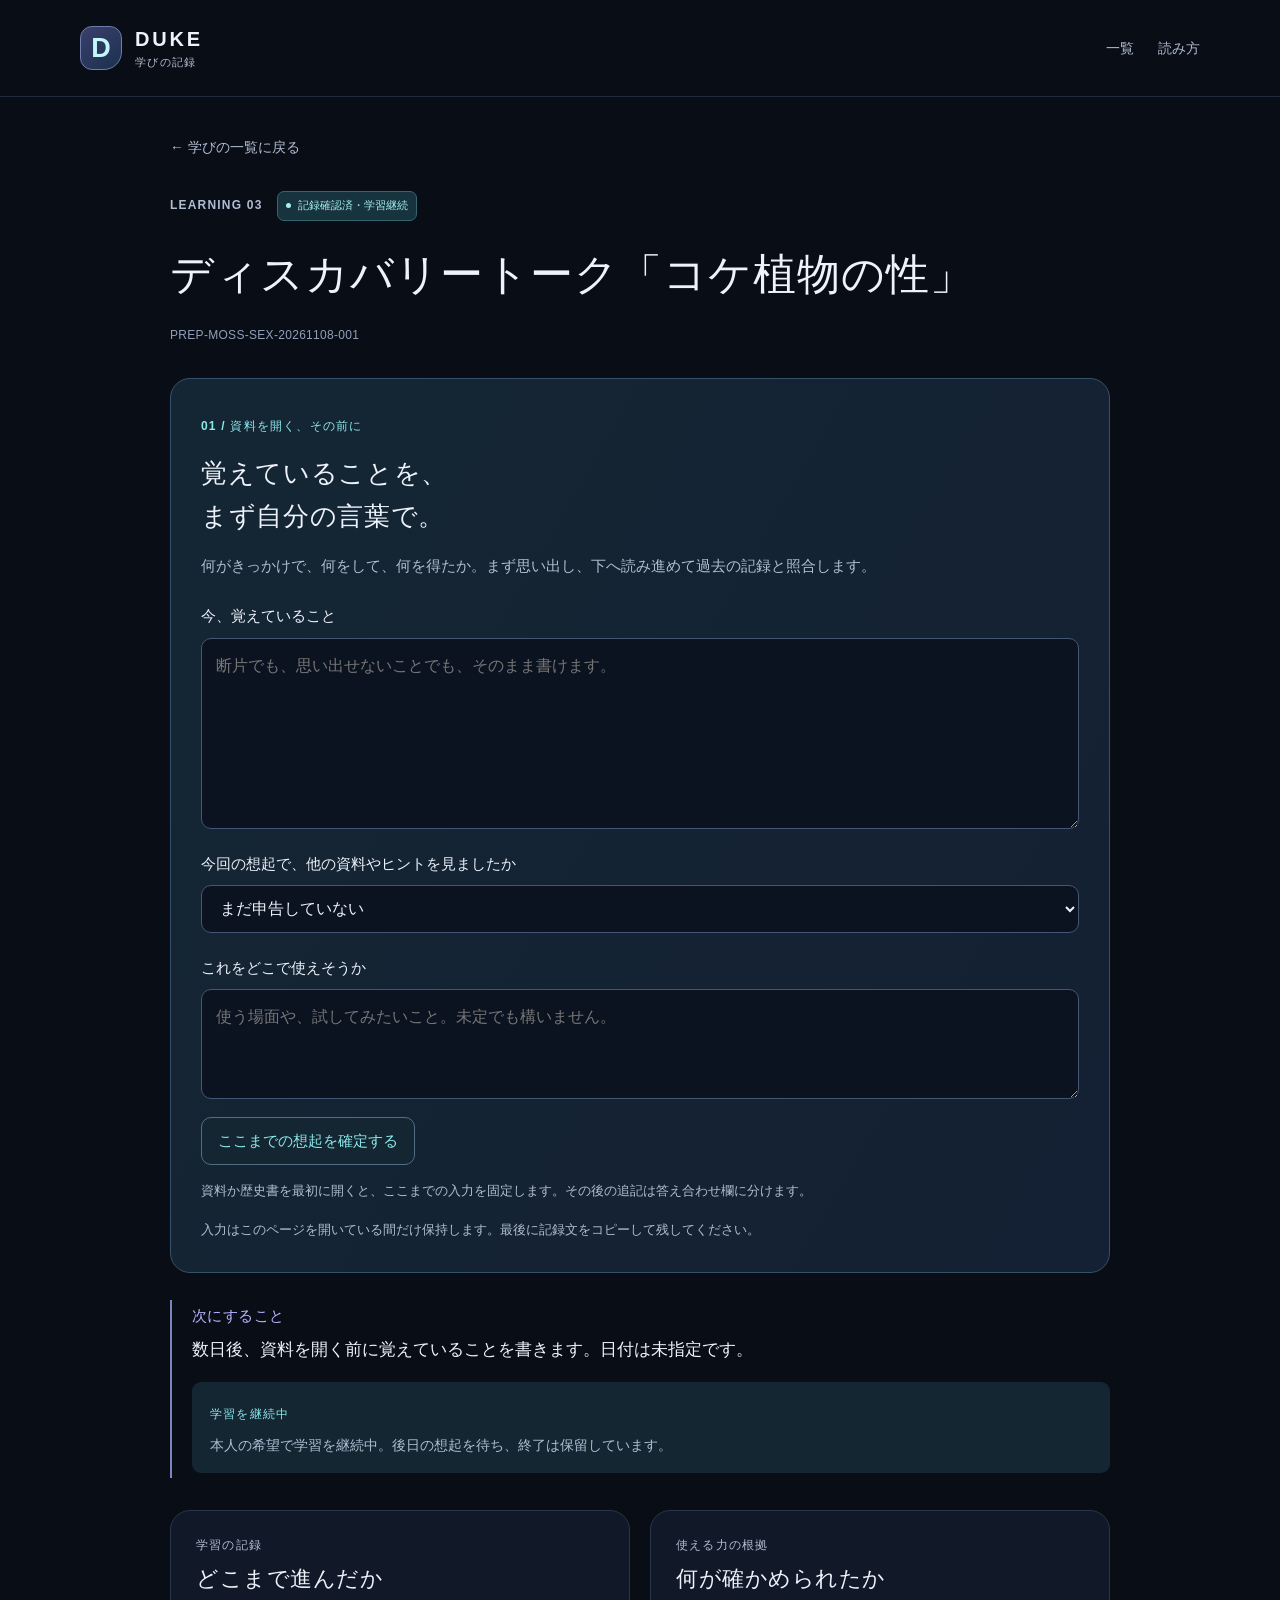
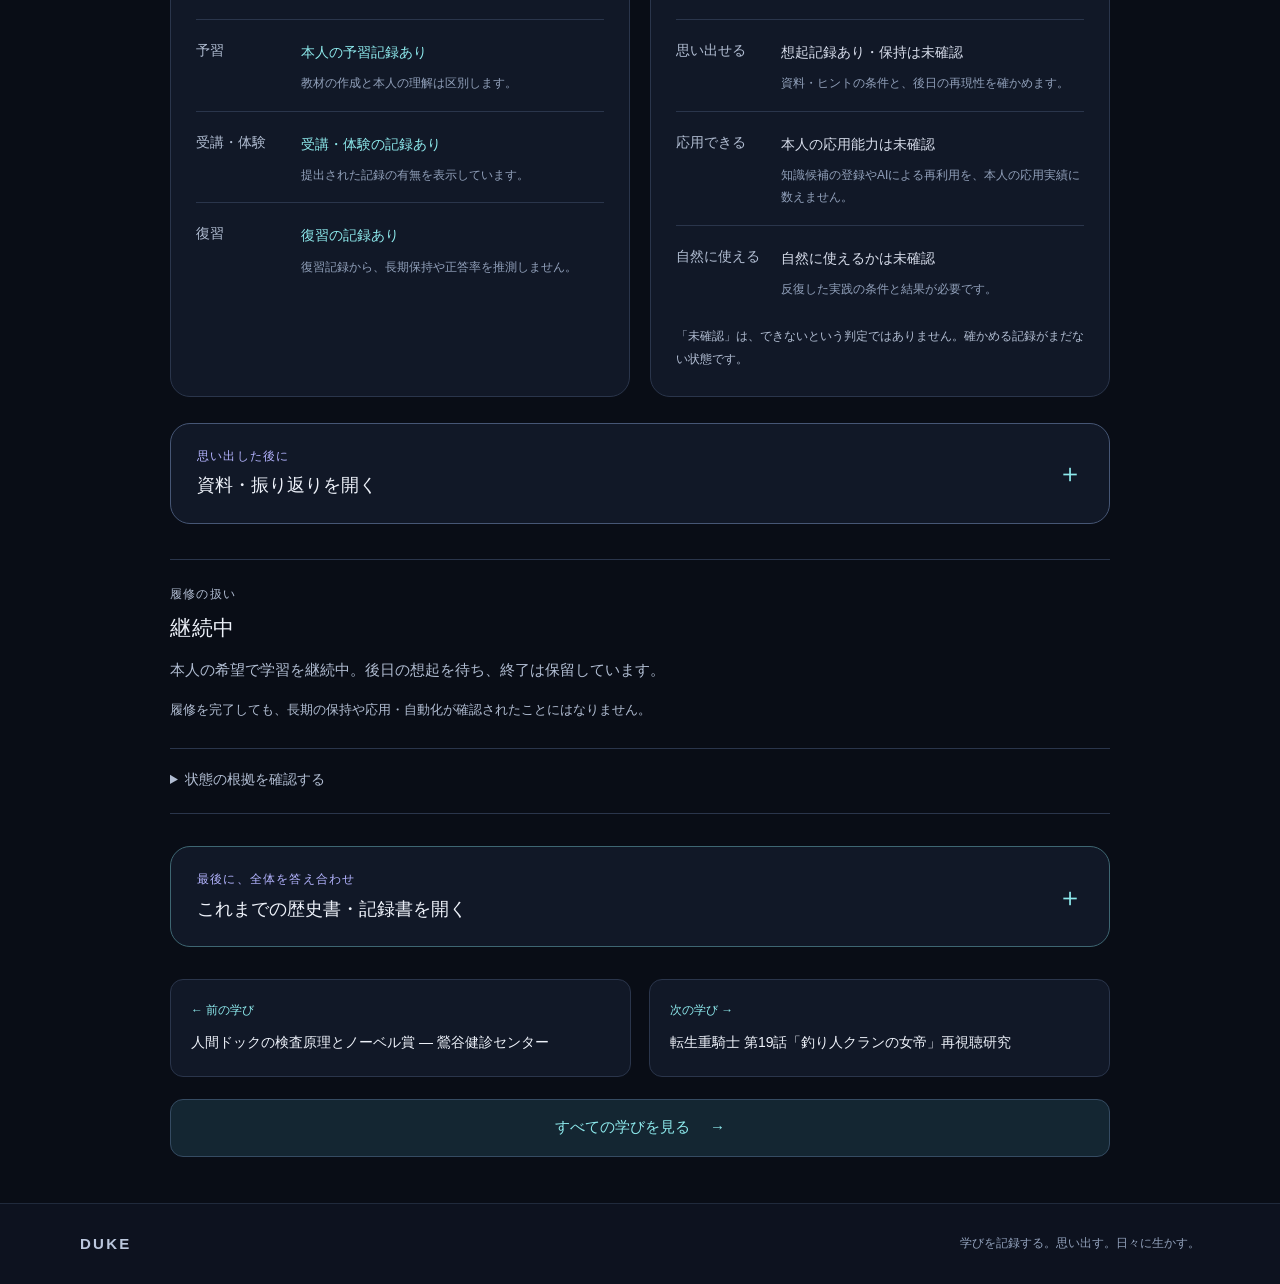
<file: records/prep-moss-sex-20261108-001.html>
<!doctype html>
<html lang="ja">
<head>
  <meta charset="utf-8">
  <meta name="viewport" content="width=device-width, initial-scale=1">
  <meta name="referrer" content="no-referrer">
  <meta http-equiv="Content-Security-Policy" content="default-src &#x27;none&#x27;; script-src &#x27;self&#x27;; style-src &#x27;self&#x27;; img-src &#x27;none&#x27;; connect-src &#x27;none&#x27;; base-uri &#x27;none&#x27;; form-action &#x27;none&#x27;; object-src &#x27;none&#x27;">
  <meta name="color-scheme" content="dark">
  <meta name="description" content="予習・受講・復習の記録から、学びの現在地と次の一歩を確認するダッシュボード。">
  <title>ディスカバリートーク「コケ植物の性」 | DUKE 学びの記録</title>
  <link rel="stylesheet" href="../assets/style.css">
  <script src="../assets/app.js" defer></script>
</head>
<body>
  <a class="skip-link" href="#main">本文へ移動</a>
  <header class="site-header">
    <div class="header-inner">
      <a class="brand" href="../index.html" aria-label="DUKE 学びの記録 一覧へ">
        <span class="brand-mark" aria-hidden="true">D</span>
        <span class="brand-name">DUKE<span>学びの記録</span></span>
      </a>
      <nav class="header-nav" aria-label="メインナビゲーション">
        <a href="../index.html#all-learning">一覧</a>
        <a href="../index.html#about">読み方</a>
      </nav>
    </div>
  </header>
  <main id="main" class="page-shell detail-shell" data-learning-practice data-preparation-id="PREP-MOSS-SEX-20261108-001" data-history-version="f40b19c351b9d28914e782c0492adc02155f90e89e6448bc0de38c63b356c805" data-source-commit="cc50fe33ca20fb230cadd18fbf14ff4a22f30cf9">
    <a class="back-link" href="../index.html#all-learning">← 学びの一覧に戻る</a>
    <header class="detail-heading">
      <div class="detail-kicker"><span class="eyebrow">LEARNING 03</span><span class="status-badge status-review_pending">記録確認済・学習継続</span></div>
      <h1>ディスカバリートーク「コケ植物の性」</h1>
      <p class="record-id">PREP-MOSS-SEX-20261108-001</p>
    </header>

    <section class="recall-panel" aria-labelledby="recall-title"><span class="small-label">01 / 資料を開く、その前に</span><h2 id="recall-title">覚えていることを、<br>まず自分の言葉で。</h2><p>何がきっかけで、何をして、何を得たか。まず思い出し、下へ読み進めて過去の記録と照合します。</p>
      <div class="recall-work" data-practice-only hidden><label for="current-recall">今、覚えていること</label><textarea id="current-recall" data-current-recall rows="6" maxlength="6000" autocomplete="off" spellcheck="false" placeholder="断片でも、思い出せないことでも、そのまま書けます。"></textarea><label for="recall-condition">今回の想起で、他の資料やヒントを見ましたか</label><select id="recall-condition" data-recall-condition><option value="unknown">まだ申告していない</option><option value="no_reference">見ずに書いた</option><option value="referenced">見てから書いた・途中で見た</option></select><label for="application-idea">これをどこで使えそうか</label><textarea id="application-idea" data-application-idea rows="3" maxlength="3000" autocomplete="off" spellcheck="false" placeholder="使う場面や、試してみたいこと。未定でも構いません。"></textarea><button type="button" class="practice-button" data-freeze-recall>ここまでの想起を確定する</button><p class="quiet-note" data-recall-status role="status" aria-live="polite">資料か歴史書を最初に開くと、ここまでの入力を固定します。その後の追記は答え合わせ欄に分けます。</p><p class="quiet-note">入力はこのページを開いている間だけ保持します。最後に記録文をコピーして残してください。</p></div>
      <noscript><p class="quiet-note">覚えていることを別のメモに書いてから、下の資料や歴史書を開いてください。</p></noscript></section>
    <section class="detail-next" aria-labelledby="next-title"><h2 id="next-title">次にすること</h2><p>数日後、資料を開く前に覚えていることを書きます。日付は未指定です。</p><div class="hold-notice"><span class="small-label">学習を継続中</span><p>本人の希望で学習を継続中。後日の想起を待ち、終了は保留しています。</p></div></section>

    <div class="detail-columns">
      <section class="state-panel" aria-labelledby="records-title"><p class="panel-kicker">学習の記録</p><h2 id="records-title">どこまで進んだか</h2><dl class="state-list"><div class="state-row"><dt>予習</dt><dd><span class="state-label state-recorded">本人の予習記録あり</span><p>教材の作成と本人の理解は区別します。</p></dd></div>
<div class="state-row"><dt>受講・体験</dt><dd><span class="state-label state-recorded">受講・体験の記録あり</span><p>提出された記録の有無を表示しています。</p></dd></div>
<div class="state-row"><dt>復習</dt><dd><span class="state-label state-recorded">復習の記録あり</span><p>復習記録から、長期保持や正答率を推測しません。</p></dd></div></dl></section>
      <section class="state-panel" aria-labelledby="ability-title"><p class="panel-kicker">使える力の根拠</p><h2 id="ability-title">何が確かめられたか</h2><dl class="state-list"><div class="state-row"><dt>思い出せる</dt><dd><span class="state-label state-unknown">想起記録あり・保持は未確認</span><p>資料・ヒントの条件と、後日の再現性を確かめます。</p></dd></div>
<div class="state-row"><dt>応用できる</dt><dd><span class="state-label state-unknown">本人の応用能力は未確認</span><p>知識候補の登録やAIによる再利用を、本人の応用実績に数えません。</p></dd></div>
<div class="state-row"><dt>自然に使える</dt><dd><span class="state-label state-unknown">自然に使えるかは未確認</span><p>反復した実践の条件と結果が必要です。</p></dd></div></dl><p class="quiet-note">「未確認」は、できないという判定ではありません。確かめる記録がまだない状態です。</p></section>
    </div>

    <details class="materials" id="materials" data-answer-disclosure><summary><span><span class="small-label">思い出した後に</span><strong>資料・振り返りを開く</strong></span><span class="expand-mark" aria-hidden="true">＋</span></summary><div class="materials-body"><section class="material-section"><h3>この学びの目標</h3><p>配偶体と胞子体、受精の条件、栄養繁殖の違いを自分の言葉で説明する。</p></section>
<section class="material-section"><h3>振り返るための問い</h3><p class="quiet-note">AIによる問いの候補・本人の採用は未確認</p><p>コケでは、精子をつくる場所と卵のある場所の配置が、受精の成立にどう関わるのだろう？</p></section>
<section class="material-section"><h3>教材紹介：世代と作るもの</h3><p>予習では、配偶体が精子や卵を作り、受精後に育つ胞子体が胞子を作る生活環を整理します。精子・卵、胞子、無性芽を、どこから作られ、何につながるかで区別することが中心です。</p></section>
<section class="material-section"><h3>教材紹介：水と器官の配置</h3><p>精子が出る場所、卵のある場所、水が関わる移動経路を対応させます。雌雄同株と雌雄異株、矮雄の例を比べますが、配置だけから実際の受精や全てのコケに共通する法則を断定しません。</p></section>
<section class="material-section"><h3>記録で扱った論点：環境・多様性・探索</h3><p>受講後の記録では、生殖方法の違い、環境条件と残る特徴、偶然と探索の関係を扱っています。本人の仮説とAIの科学的補足を分けた記録で、問い4の独立回答は未確認です。後日の想起を待っており、この紹介は回答の補完や学習終了の判定ではありません。</p></section>
<section class="material-section"><h3>現在の到達点</h3><p>記録確認済・学習継続。本人の希望で学習を継続中。後日の想起を待ち、終了は保留しています。</p></section>
<section class="material-section"><h3>これから確かめること</h3><p>数日後、資料を開く前に覚えていることを書きます。日付は未指定です。</p></section>
<section class="material-section"><h3>能力の確認</h3><p>記録の完了と能力の定着を分けています。想起・応用・自動化は、本人の実践と根拠に基づいて確かめます。</p></section></div></details>

    <section class="closure-section" aria-labelledby="closure-title"><p class="panel-kicker">履修の扱い</p><h2 id="closure-title">継続中</h2><p>本人の希望で学習を継続中。後日の想起を待ち、終了は保留しています。</p><p class="quiet-note">履修を完了しても、長期の保持や応用・自動化が確認されたことにはなりません。</p></section>
    <details class="evidence-details"><summary>状態の根拠を確認する</summary><ul class="evidence-list"><li><span>予習IDと教材</span><span class="evidence-status">登録あり</span></li><li><span>本人の返却記録</span><span class="evidence-status">記録あり</span></li><li><span>学習回との結合</span><span class="evidence-status">記録あり</span></li><li><span>終了判定</span><span class="evidence-status">記録なし</span></li><li><span>再利用できる知識候補</span><span class="evidence-status">候補の登録なし</span></li><li><span>公開用の教材紹介</span><span class="evidence-status">紹介文あり</span></li></ul><p class="quiet-note">ここでは根拠の有無を表示します。個人の原文・非公開の資料は公開していません。</p></details>
    <details class="materials history-book" id="history" data-answer-disclosure><summary><span><span class="small-label">最後に、全体を答え合わせ</span><strong>これまでの歴史書・記録書を開く</strong></span><span class="expand-mark" aria-hidden="true">＋</span></summary>
      <div class="materials-body"><p class="history-notice">当時の記録との答え合わせです。本人の考え、AIによる整理、予定と未確認を区別します。過去の記述が科学的な正解であることや、能力の定着を保証するものではありません。</p>
        <section class="recall-comparison" data-practice-only hidden aria-labelledby="fixed-recall-title"><h3 id="fixed-recall-title">今回、最初に固定した想起</h3><p class="recall-state" data-frozen-condition></p><p class="recall-quote" data-frozen-recall></p><p class="quiet-note">下の過去の記録と、出来事ごとに見比べてください。未入力は不正解ではありません。</p></section>
        <ol class="history-list"><li class="history-entry" data-history-entry data-entry-id="moss-origin">
          <div class="history-meta"><span>動機・問い</span><span>記録あり</span><span>記録日：2026-11-08</span></div>
          <h3 data-entry-title>講義へ持参する問いを準備した</h3><p class="history-body">「コケ植物の性」の講義に向けて、三つの関係を理解する予習教材と、一つの問いのAI案を作り、受講・復習を同じ予習IDへ返す準備をした。</p>
          <p class="history-source-label">根拠：予習登録の目的</p>
          <details class="history-source"><summary>この記録の出典の版</summary><p class="history-hash">3893e73e7812d1866ec6d2b32e2b43d88ae1835e7225de8d3c994b691f61cf4d</p></details>
          <div class="history-compare" data-practice-only hidden><label for="history-choice-1">今の想起と比べて</label><select id="history-choice-1" data-comparison><option value="">まだ比較していない</option><option value="remembered">思い出せた</option><option value="missing">抜けていた</option><option value="different">食い違う</option><option value="unconfirmed">当時も未確認・予定だった</option><option value="uncertain">まだ判断できない</option></select></div>
        </li>
<li class="history-entry" data-history-entry data-entry-id="moss-before">
          <div class="history-meta"><span>予習</span><span>本人の報告</span><span>記録日：2026-11-08</span></div>
          <h3 data-entry-title>受講前に考えたことと、まだ分からないこと</h3><p class="history-body">本人の予習記録には、精子の移動、水しぶき、胞子による広がり、突然の変化とDNAの交換への考えが残っている。動物の求愛と比べ、コケでメスが選別する仕組みがあるのか分からない、という疑問も明記した。これらは当時の本人の説明で、科学的な正解を保証するものではない。</p>
          <p class="history-source-label">根拠：本人の受講前の考え</p>
          <details class="history-source"><summary>この記録の出典の版</summary><p class="history-hash">7b002ef5a5c221e7215cca2fcd3949b1718bb8ad8e335004f86ef1ecd80b0c8c</p></details>
          <div class="history-compare" data-practice-only hidden><label for="history-choice-2">今の想起と比べて</label><select id="history-choice-2" data-comparison><option value="">まだ比較していない</option><option value="remembered">思い出せた</option><option value="missing">抜けていた</option><option value="different">食い違う</option><option value="unconfirmed">当時も未確認・予定だった</option><option value="uncertain">まだ判断できない</option></select></div>
        </li>
<li class="history-entry" data-history-entry data-entry-id="moss-attendance">
          <div class="history-meta"><span>受講・体験</span><span>本人の報告</span><span>記録日：2026-11-08</span></div>
          <h3 data-entry-title>講義を受け、精子が到達する仕組みを質問した</h3><p class="history-body">本人は「コケ植物の性」を受講したと記録し、受講メモを提出した。精子がメスの場所に到達できる理由を自分の質問として記している。講師の回答を記した箇所はあるが、録音や逐語録はなく、メモを講師の発言そのものとは扱わない。</p>
          <p class="history-source-label">根拠：受講した本人報告 / 本人が記した講義中の問い</p>
          <details class="history-source"><summary>この記録の出典の版</summary><p class="history-hash">7b002ef5a5c221e7215cca2fcd3949b1718bb8ad8e335004f86ef1ecd80b0c8c
7b002ef5a5c221e7215cca2fcd3949b1718bb8ad8e335004f86ef1ecd80b0c8c</p></details>
          <div class="history-compare" data-practice-only hidden><label for="history-choice-3">今の想起と比べて</label><select id="history-choice-3" data-comparison><option value="">まだ比較していない</option><option value="remembered">思い出せた</option><option value="missing">抜けていた</option><option value="different">食い違う</option><option value="unconfirmed">当時も未確認・予定だった</option><option value="uncertain">まだ判断できない</option></select></div>
        </li>
<li class="history-entry" data-history-entry data-entry-id="moss-review">
          <div class="history-meta"><span>復習・再想起</span><span>本人の報告</span><span>記録日：2026-11-09</span></div>
          <h3 data-entry-title>翌朝の復習で、生殖・環境・多様性を説明した</h3><p class="history-body">復習メモでは、精子と卵、DNAの組合せ、水や雌雄の位置関係を思い出していた。株分割については本当かという疑問を残した。水分などの環境条件に合うものが残るのではないかと考えたが、その仮説と実証された説明を分けている。資料やヒントを見た順序は未確認である。</p>
          <p class="history-source-label">根拠：本人の復習記録 / 想起条件についての未確認事項</p>
          <details class="history-source"><summary>この記録の出典の版</summary><p class="history-hash">5593fd30bd7ad4185516bd3fb32b3770bda47936e29212be45574737b6a8a5a2
5593fd30bd7ad4185516bd3fb32b3770bda47936e29212be45574737b6a8a5a2</p></details>
          <div class="history-compare" data-practice-only hidden><label for="history-choice-4">今の想起と比べて</label><select id="history-choice-4" data-comparison><option value="">まだ比較していない</option><option value="remembered">思い出せた</option><option value="missing">抜けていた</option><option value="different">食い違う</option><option value="unconfirmed">当時も未確認・予定だった</option><option value="uncertain">まだ判断できない</option></select></div>
        </li>
<li class="history-entry" data-history-entry data-entry-id="moss-exploration">
          <div class="history-meta"><span>復習・再想起</span><span>本人の報告</span><span>記録日：2026-11-09</span></div>
          <h3 data-entry-title>探索によって偶然に出会う機会を増やすという考え</h3><p class="history-body">受講後の対話と手書きの復習を通じて、本人は、偶然自体は選べなくても探索によって出会う機会を増やせる、という仮の結論を残した。変化する環境の中で学び、探索し、活用するという自分の行動へつなげて考えた段階であり、応用の実行結果が測定されたわけではない。</p>
          <p class="history-source-label">根拠：本人の探索についての記述</p>
          <details class="history-source"><summary>この記録の出典の版</summary><p class="history-hash">5593fd30bd7ad4185516bd3fb32b3770bda47936e29212be45574737b6a8a5a2</p></details>
          <div class="history-compare" data-practice-only hidden><label for="history-choice-5">今の想起と比べて</label><select id="history-choice-5" data-comparison><option value="">まだ比較していない</option><option value="remembered">思い出せた</option><option value="missing">抜けていた</option><option value="different">食い違う</option><option value="unconfirmed">当時も未確認・予定だった</option><option value="uncertain">まだ判断できない</option></select></div>
        </li>
<li class="history-entry" data-history-entry data-entry-id="moss-unknowns">
          <div class="history-meta"><span>訂正</span><span>記録あり</span><span>記録日：2026-11-09</span></div>
          <h3 data-entry-title>本人の仮説とAIの補足を分けて残した</h3><p class="history-body">AIの整理では、本人が記した用語や仮説を消さず、世代の関係、受精、栄養繁殖や自然選択についての確認注記を別に置いた。「偶然と自然選択の違い」に対応する問い4の独立回答は添付に見当たらず、他の回答から補っていない。</p>
          <p class="history-source-label">根拠：復習レポートの未記載確認 / 本人記述とAI補足の区別</p>
          <details class="history-source"><summary>この記録の出典の版</summary><p class="history-hash">1070ea3c89a278c24396eae22ce968d5dbdf68852985a5e0d2cc578d94115c92
1070ea3c89a278c24396eae22ce968d5dbdf68852985a5e0d2cc578d94115c92</p></details>
          <div class="history-compare" data-practice-only hidden><label for="history-choice-6">今の想起と比べて</label><select id="history-choice-6" data-comparison><option value="">まだ比較していない</option><option value="remembered">思い出せた</option><option value="missing">抜けていた</option><option value="different">食い違う</option><option value="unconfirmed">当時も未確認・予定だった</option><option value="uncertain">まだ判断できない</option></select></div>
        </li>
<li class="quiet-note history-undated">日付未確認の記録（以下の位置は、実施した順序を示しません）</li>
<li class="history-entry" data-history-entry data-entry-id="moss-followup">
          <div class="history-meta"><span>次の予定</span><span>予定</span><span>日付未確認</span></div>
          <h3 data-entry-title>後日の想起を待って、学習を継続する</h3><p class="history-body">本人は数日後にもう一度思い出して記述するため、まだ終了しないよう指定した。次回は資料を示す前に自由想起を記録し、その後で残った内容、変わった説明、抜けた内容、未解決の疑問を比較する。日付は未指定であり、自動で終了させない。</p>
          <p class="history-source-label">根拠：本人の終了保留方針 / 後日の想起の再開方針</p>
          <details class="history-source"><summary>この記録の出典の版</summary><p class="history-hash">b0fc6f7d1225664b4df409b5d2f00e490f9f67fa4c091d1cc2b4beef6c26b395
1070ea3c89a278c24396eae22ce968d5dbdf68852985a5e0d2cc578d94115c92</p></details>
          <div class="history-compare" data-practice-only hidden><label for="history-choice-7">今の想起と比べて</label><select id="history-choice-7" data-comparison><option value="">まだ比較していない</option><option value="remembered">思い出せた</option><option value="missing">抜けていた</option><option value="different">食い違う</option><option value="unconfirmed">当時も未確認・予定だった</option><option value="uncertain">まだ判断できない</option></select></div>
        </li></ol><section class="history-gaps"><h3>この記録でまだ確かめられないこと</h3><ul><li>後日の遅延想起、長期保持、別場面への応用は未確認。</li><li>問い4の独立回答と、卵側の選別に関する講師回答は未確認。</li></ul></section>
        <section class="comparison-work" data-practice-only hidden aria-labelledby="comparison-title"><h3 id="comparison-title">違いを、次の一歩へ</h3><p>言葉の一致で採点せず、本人の判断として記録します。</p><label for="comparison-note">食い違い・補足・確かめたいこと</label><textarea id="comparison-note" data-comparison-note rows="4" maxlength="6000" autocomplete="off" spellcheck="false" placeholder="資料を見て加えた内容は、ここへ。"></textarea><p class="action-suggestion" data-next-suggestion aria-live="polite">記録を見比べて、上の選択欄で差を選ぶと、次の一歩の候補を表示します。</p>
          <label for="next-practice">次に行うこと（予定）</label><textarea id="next-practice" data-next-practice rows="3" maxlength="3000" autocomplete="off" spellcheck="false" placeholder="どの場面で、何をして、何を確かめるか。"></textarea>
          <label for="practice-status">実行状況（本人申告）</label><select id="practice-status" data-practice-status><option value="not_started">まだ実施していない</option><option value="in_progress">取り組んでいる途中</option><option value="reported_done">実施した</option></select>
          <label for="practice-result">実行結果・観察したこと</label><textarea id="practice-result" data-practice-result rows="4" maxlength="6000" autocomplete="off" spellcheck="false" placeholder="実施した内容、起きたこと、残った問いを記録します。"></textarea>
        </section>
        <section class="handoff-work" data-practice-only hidden aria-labelledby="handoff-title"><h3 id="handoff-title">この続きも、同じ予習IDへ</h3><p>記録文をコピーして、予習・受講・復習エージェントへ渡してください。ページを閉じたり読み込み直すと入力は消えます。GitHubへ自動保存はされません。</p><label for="learning-handoff">再投入する記録文</label><textarea id="learning-handoff" data-handoff rows="12" readonly autocomplete="off" spellcheck="false"></textarea><button type="button" class="practice-button" data-select-handoff>記録文を選択してコピー</button><p class="quiet-note" data-copy-status role="status" aria-live="polite"></p></section>
        <noscript><p class="quiet-note">記録本文はそのまま読めます。今回の想起と食い違いは別のメモに書き、同じ予習IDへ渡してください。入力・比較の記録文を作る機能にはJavaScriptが必要です。</p></noscript>
      </div>
    </details>
    <nav class="adjacent-records" aria-label="前後の学び"><a href="prep-uguisudani-nobel-20261109-001.html"><span>← 前の学び</span><strong>人間ドックの検査原理とノーベル賞 — 鶯谷健診センター</strong></a><a href="prep-jukishi-ep19-20261106-001.html"><span>次の学び →</span><strong>転生重騎士 第19話「釣り人クランの女帝」再視聴研究</strong></a></nav>
    <a class="return-all" href="../index.html#all-learning">すべての学びを見る <span aria-hidden="true">→</span></a>
  </main>
  <footer class="site-footer">
    <div class="footer-inner"><span class="footer-brand">DUKE</span><p>学びを記録する。思い出す。日々に生かす。</p></div>
  </footer>
</body>
</html>
</file>
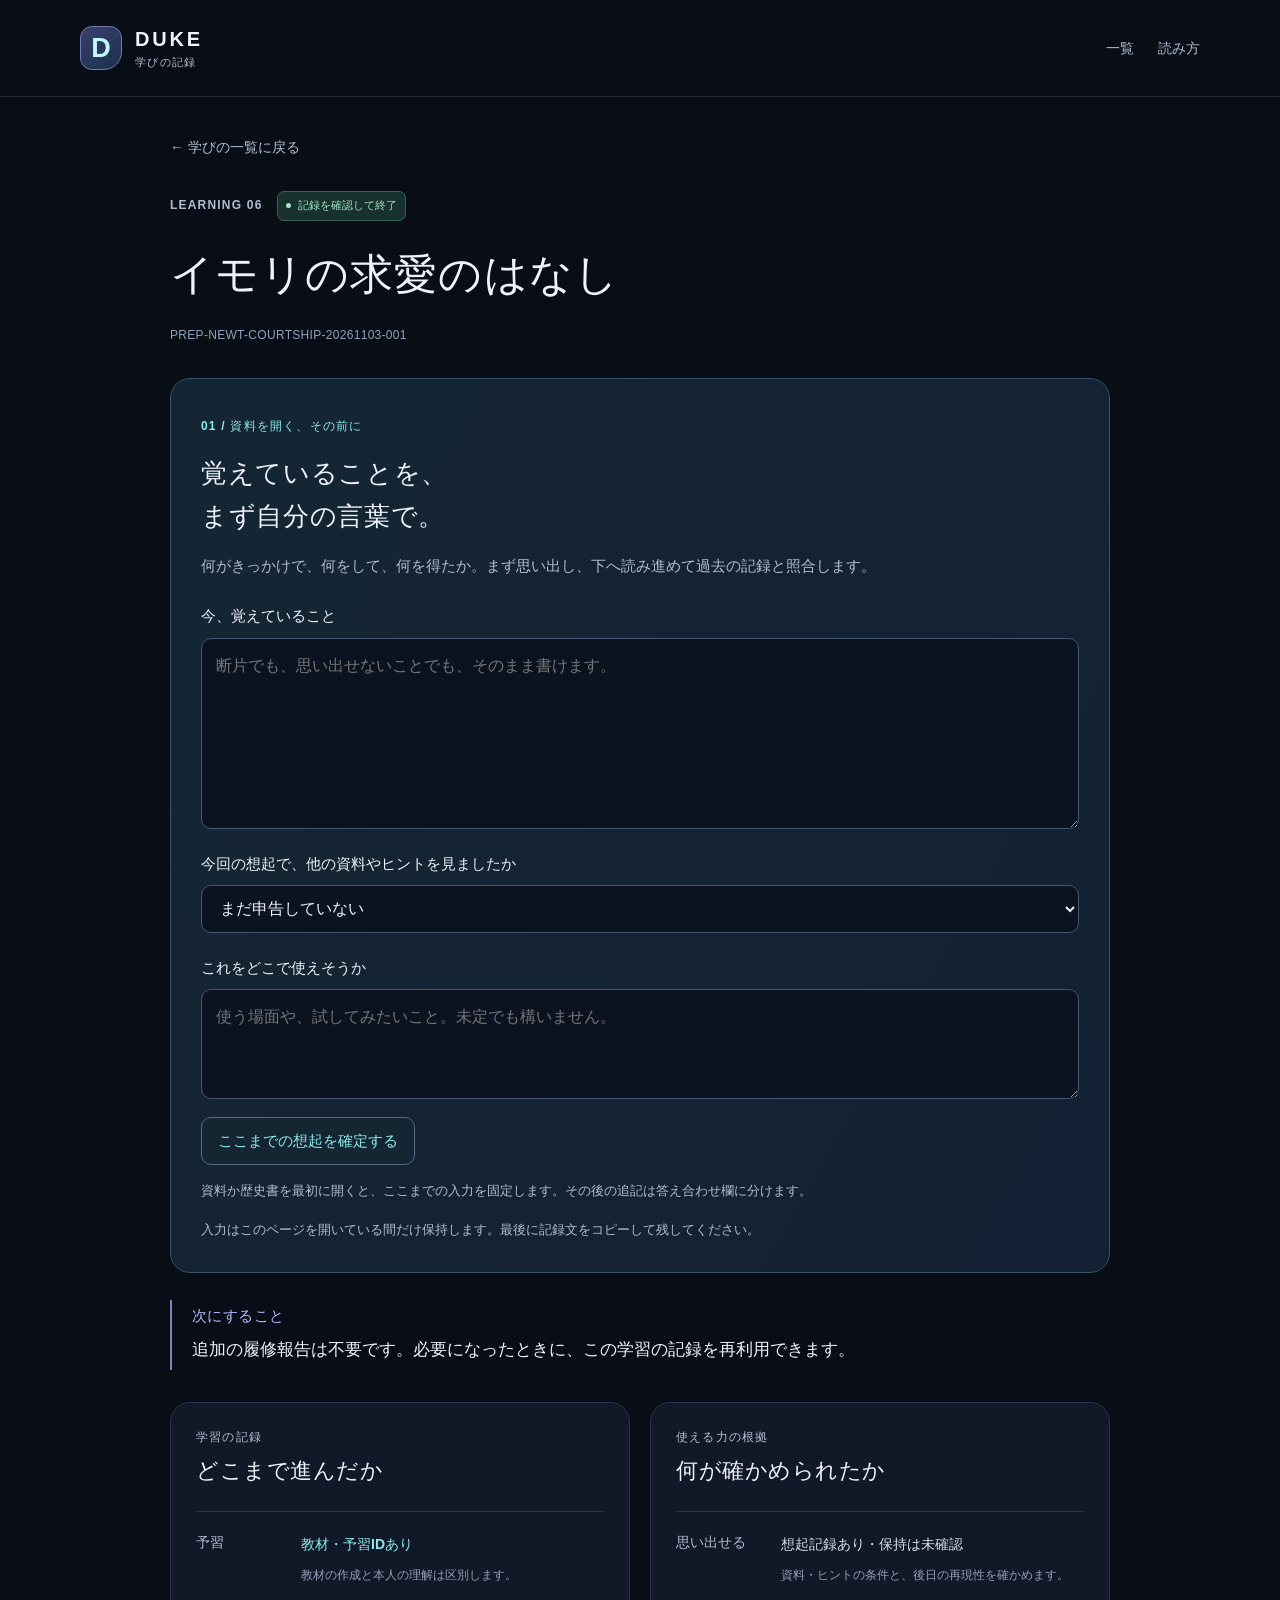
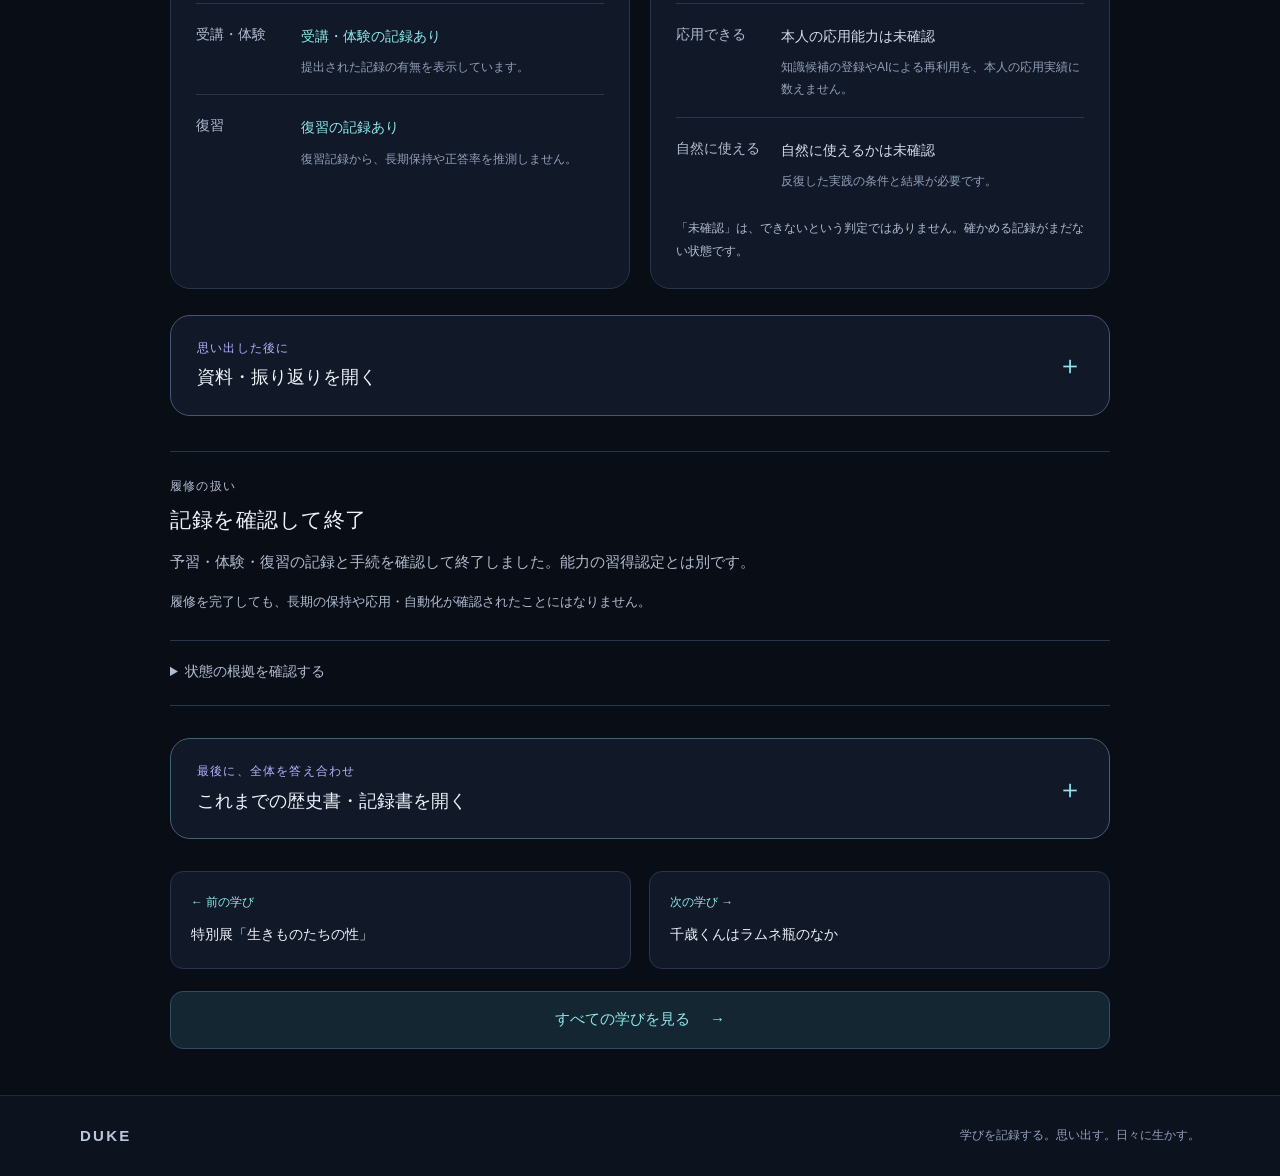
<file: records/prep-newt-courtship-20261103-001.html>
<!doctype html>
<html lang="ja">
<head>
  <meta charset="utf-8">
  <meta name="viewport" content="width=device-width, initial-scale=1">
  <meta name="referrer" content="no-referrer">
  <meta http-equiv="Content-Security-Policy" content="default-src &#x27;none&#x27;; script-src &#x27;self&#x27;; style-src &#x27;self&#x27;; img-src &#x27;none&#x27;; connect-src &#x27;none&#x27;; base-uri &#x27;none&#x27;; form-action &#x27;none&#x27;; object-src &#x27;none&#x27;">
  <meta name="color-scheme" content="dark">
  <meta name="description" content="予習・受講・復習の記録から、学びの現在地と次の一歩を確認するダッシュボード。">
  <title>イモリの求愛のはなし | DUKE 学びの記録</title>
  <link rel="stylesheet" href="../assets/style.css">
  <script src="../assets/app.js" defer></script>
</head>
<body>
  <a class="skip-link" href="#main">本文へ移動</a>
  <header class="site-header">
    <div class="header-inner">
      <a class="brand" href="../index.html" aria-label="DUKE 学びの記録 一覧へ">
        <span class="brand-mark" aria-hidden="true">D</span>
        <span class="brand-name">DUKE<span>学びの記録</span></span>
      </a>
      <nav class="header-nav" aria-label="メインナビゲーション">
        <a href="../index.html#all-learning">一覧</a>
        <a href="../index.html#about">読み方</a>
      </nav>
    </div>
  </header>
  <main id="main" class="page-shell detail-shell" data-learning-practice data-preparation-id="PREP-NEWT-COURTSHIP-20261103-001" data-history-version="cd58080b73a719fd84c822435bf120cb17a95f4c52940d61c138643019729a9e" data-source-commit="cc50fe33ca20fb230cadd18fbf14ff4a22f30cf9">
    <a class="back-link" href="../index.html#all-learning">← 学びの一覧に戻る</a>
    <header class="detail-heading">
      <div class="detail-kicker"><span class="eyebrow">LEARNING 06</span><span class="status-badge status-closed">記録を確認して終了</span></div>
      <h1>イモリの求愛のはなし</h1>
      <p class="record-id">PREP-NEWT-COURTSHIP-20261103-001</p>
    </header>

    <section class="recall-panel" aria-labelledby="recall-title"><span class="small-label">01 / 資料を開く、その前に</span><h2 id="recall-title">覚えていることを、<br>まず自分の言葉で。</h2><p>何がきっかけで、何をして、何を得たか。まず思い出し、下へ読み進めて過去の記録と照合します。</p>
      <div class="recall-work" data-practice-only hidden><label for="current-recall">今、覚えていること</label><textarea id="current-recall" data-current-recall rows="6" maxlength="6000" autocomplete="off" spellcheck="false" placeholder="断片でも、思い出せないことでも、そのまま書けます。"></textarea><label for="recall-condition">今回の想起で、他の資料やヒントを見ましたか</label><select id="recall-condition" data-recall-condition><option value="unknown">まだ申告していない</option><option value="no_reference">見ずに書いた</option><option value="referenced">見てから書いた・途中で見た</option></select><label for="application-idea">これをどこで使えそうか</label><textarea id="application-idea" data-application-idea rows="3" maxlength="3000" autocomplete="off" spellcheck="false" placeholder="使う場面や、試してみたいこと。未定でも構いません。"></textarea><button type="button" class="practice-button" data-freeze-recall>ここまでの想起を確定する</button><p class="quiet-note" data-recall-status role="status" aria-live="polite">資料か歴史書を最初に開くと、ここまでの入力を固定します。その後の追記は答え合わせ欄に分けます。</p><p class="quiet-note">入力はこのページを開いている間だけ保持します。最後に記録文をコピーして残してください。</p></div>
      <noscript><p class="quiet-note">覚えていることを別のメモに書いてから、下の資料や歴史書を開いてください。</p></noscript></section>
    <section class="detail-next" aria-labelledby="next-title"><h2 id="next-title">次にすること</h2><p>追加の履修報告は不要です。必要になったときに、この学習の記録を再利用できます。</p></section>

    <div class="detail-columns">
      <section class="state-panel" aria-labelledby="records-title"><p class="panel-kicker">学習の記録</p><h2 id="records-title">どこまで進んだか</h2><dl class="state-list"><div class="state-row"><dt>予習</dt><dd><span class="state-label state-recorded">教材・予習IDあり</span><p>教材の作成と本人の理解は区別します。</p></dd></div>
<div class="state-row"><dt>受講・体験</dt><dd><span class="state-label state-recorded">受講・体験の記録あり</span><p>提出された記録の有無を表示しています。</p></dd></div>
<div class="state-row"><dt>復習</dt><dd><span class="state-label state-recorded">復習の記録あり</span><p>復習記録から、長期保持や正答率を推測しません。</p></dd></div></dl></section>
      <section class="state-panel" aria-labelledby="ability-title"><p class="panel-kicker">使える力の根拠</p><h2 id="ability-title">何が確かめられたか</h2><dl class="state-list"><div class="state-row"><dt>思い出せる</dt><dd><span class="state-label state-unknown">想起記録あり・保持は未確認</span><p>資料・ヒントの条件と、後日の再現性を確かめます。</p></dd></div>
<div class="state-row"><dt>応用できる</dt><dd><span class="state-label state-unknown">本人の応用能力は未確認</span><p>知識候補の登録やAIによる再利用を、本人の応用実績に数えません。</p></dd></div>
<div class="state-row"><dt>自然に使える</dt><dd><span class="state-label state-unknown">自然に使えるかは未確認</span><p>反復した実践の条件と結果が必要です。</p></dd></div></dl><p class="quiet-note">「未確認」は、できないという判定ではありません。確かめる記録がまだない状態です。</p></section>
    </div>

    <details class="materials" id="materials" data-answer-disclosure><summary><span><span class="small-label">思い出した後に</span><strong>資料・振り返りを開く</strong></span><span class="expand-mark" aria-hidden="true">＋</span></summary><div class="materials-body"><section class="material-section"><h3>この学びの目標</h3><p>求愛する側の信号、受け手の反応、繁殖の各段階を分けて観察・説明する。</p></section>
<section class="material-section"><h3>振り返るための問い</h3><p class="quiet-note">AIによる問いの候補・本人の採用は未確認</p><p>イモリの求愛では、相手が応じるかどうかを左右する行動や信号は何ですか？</p></section>
<section class="material-section"><h3>教材紹介：信号と相手の反応</h3><p>予習の中心は、求愛側が信号を示すことと、受け手が反応することを別の段階として見る点です。信号の伝わり方や環境条件にも目を向け、求愛を観察したことを、そのまま繁殖成功の証拠にはしません。</p></section>
<section class="material-section"><h3>記録で扱った論点：行動の段階</h3><p>受講・復習記録では、尾振り、相手の反応、追従、精包の放出と受入を扱っています。AIの整理では、精包を体外へ置くことと受精が起こる場所を分けて確認しています。元の本人メモは書き換えず、科学的補足を別に残しています。</p></section>
<section class="material-section"><h3>記録で扱った論点：想起と照合</h3><p>自由再生の記録と、資料を見て補った記録を分け、フェロモンの名前や構成数など、記憶からの説明と照合後の変化を追えます。記録と手続を確認して学習は終了していますが、長期保持、別題材への応用、実地観察の達成を認定したものではありません。</p></section>
<section class="material-section"><h3>現在の到達点</h3><p>記録を確認して終了。予習・体験・復習の記録と手続を確認して終了しました。能力の習得認定とは別です。</p></section>
<section class="material-section"><h3>これから確かめること</h3><p>追加の履修報告は不要です。必要になったときに、この学習の記録を再利用できます。</p></section>
<section class="material-section"><h3>能力の確認</h3><p>記録の完了と能力の定着を分けています。想起・応用・自動化は、本人の実践と根拠に基づいて確かめます。</p></section></div></details>

    <section class="closure-section" aria-labelledby="closure-title"><p class="panel-kicker">履修の扱い</p><h2 id="closure-title">記録を確認して終了</h2><p>予習・体験・復習の記録と手続を確認して終了しました。能力の習得認定とは別です。</p><p class="quiet-note">履修を完了しても、長期の保持や応用・自動化が確認されたことにはなりません。</p></section>
    <details class="evidence-details"><summary>状態の根拠を確認する</summary><ul class="evidence-list"><li><span>予習IDと教材</span><span class="evidence-status">登録あり</span></li><li><span>本人の返却記録</span><span class="evidence-status">記録あり</span></li><li><span>学習回との結合</span><span class="evidence-status">記録あり</span></li><li><span>終了判定</span><span class="evidence-status">記録あり</span></li><li><span>再利用できる知識候補</span><span class="evidence-status">候補の登録あり</span></li><li><span>公開用の教材紹介</span><span class="evidence-status">紹介文あり</span></li></ul><p class="quiet-note">ここでは根拠の有無を表示します。個人の原文・非公開の資料は公開していません。</p></details>
    <details class="materials history-book" id="history" data-answer-disclosure><summary><span><span class="small-label">最後に、全体を答え合わせ</span><strong>これまでの歴史書・記録書を開く</strong></span><span class="expand-mark" aria-hidden="true">＋</span></summary>
      <div class="materials-body"><p class="history-notice">当時の記録との答え合わせです。本人の考え、AIによる整理、予定と未確認を区別します。過去の記述が科学的な正解であることや、能力の定着を保証するものではありません。</p>
        <section class="recall-comparison" data-practice-only hidden aria-labelledby="fixed-recall-title"><h3 id="fixed-recall-title">今回、最初に固定した想起</h3><p class="recall-state" data-frozen-condition></p><p class="recall-quote" data-frozen-recall></p><p class="quiet-note">下の過去の記録と、出来事ごとに見比べてください。未入力は不正解ではありません。</p></section>
        <ol class="history-list"><li class="history-entry" data-history-entry data-entry-id="newt-attendance">
          <div class="history-meta"><span>受講・体験</span><span>本人の報告</span><span>出来事の日：2026-11-03</span></div>
          <h3 data-entry-title>国立科学博物館でイモリの求愛を学んだ</h3><p class="history-body">本人メモによれば、11月3日に国立科学博物館の講義を受けた。受講メモには、イモリとヤモリの違い、尾振り、相手の反応、追従、精包の放出と受入が残っている。実物の求愛を野外で観察した実績や講師の逐語録とは区別する。</p>
          <p class="history-source-label">根拠：受講日についての本人記録 / 本人の受講メモ</p>
          <details class="history-source"><summary>この記録の出典の版</summary><p class="history-hash">fabd511e82767eb0e7b44395d41094dc13555d426cbe7464d81e686d72c7e5a1
89a8d40cef4110f95889507c177a61ea4f9f4d1b23525f3c419cf1c299c01e5b</p></details>
          <div class="history-compare" data-practice-only hidden><label for="history-choice-1">今の想起と比べて</label><select id="history-choice-1" data-comparison><option value="">まだ比較していない</option><option value="remembered">思い出せた</option><option value="missing">抜けていた</option><option value="different">食い違う</option><option value="unconfirmed">当時も未確認・予定だった</option><option value="uncertain">まだ判断できない</option></select></div>
        </li>
<li class="history-entry" data-history-entry data-entry-id="newt-registration">
          <div class="history-meta"><span>予習</span><span>記録あり</span><span>記録日：2026-11-04</span></div>
          <h3 data-entry-title>受講後に既存の予習IDを正式化した</h3><p class="history-body">文書上の既存予習IDを、受講後の11月4日に正式な記録へ結び付けた。本人の事前の予習実践や、AI案の問いを受講前に採用した事実は未確認である。後日の正式登録を受講前の実績へさかのぼらせていない。</p>
          <p class="history-source-label">根拠：予習IDを正式化した目的</p>
          <details class="history-source"><summary>この記録の出典の版</summary><p class="history-hash">9cc925d34c41c9b9f0769e6153fc2fa436492f8e42152fefc7dfb45341afc89e</p></details>
          <div class="history-compare" data-practice-only hidden><label for="history-choice-2">今の想起と比べて</label><select id="history-choice-2" data-comparison><option value="">まだ比較していない</option><option value="remembered">思い出せた</option><option value="missing">抜けていた</option><option value="different">食い違う</option><option value="unconfirmed">当時も未確認・予定だった</option><option value="uncertain">まだ判断できない</option></select></div>
        </li>
<li class="history-entry" data-history-entry data-entry-id="newt-free-recall">
          <div class="history-meta"><span>復習・再想起</span><span>本人の報告</span><span>記録日：2026-11-04</span></div>
          <h3 data-entry-title>何も見ずに覚えていることを書いた</h3><p class="history-body">翌日の復習では、本人が何も見ないで書き出したと記した2枚と、受講内容を見ながら付け足した1枚が区別されている。自由再生ではイモリとヤモリの対比、求愛の動き、フェロモンなどを自分の言葉で記述した。無参照は本人の申告であり、独立した観測や正確な開始・終了時刻はない。</p>
          <p class="history-source-label">根拠：本人の自由再生記録 / 自由再生と資料参照後の区分</p>
          <details class="history-source"><summary>この記録の出典の版</summary><p class="history-hash">89a8d40cef4110f95889507c177a61ea4f9f4d1b23525f3c419cf1c299c01e5b
fabd511e82767eb0e7b44395d41094dc13555d426cbe7464d81e686d72c7e5a1</p></details>
          <div class="history-compare" data-practice-only hidden><label for="history-choice-3">今の想起と比べて</label><select id="history-choice-3" data-comparison><option value="">まだ比較していない</option><option value="remembered">思い出せた</option><option value="missing">抜けていた</option><option value="different">食い違う</option><option value="unconfirmed">当時も未確認・予定だった</option><option value="uncertain">まだ判断できない</option></select></div>
        </li>
<li class="history-entry" data-history-entry data-entry-id="newt-comparison">
          <div class="history-meta"><span>訂正</span><span>本人の報告</span><span>記録日：2026-11-04</span></div>
          <h3 data-entry-title>資料を見て、名前や構成数を補った</h3><p class="history-body">自由再生では雌側のフェロモン名をイモフリンと記したが、資料照合後の補足ではアイモリンとなった。アミノ酸数も、10種・3種という記憶と、10コ・3つという補足を両方残した。誤りを消した完成形だけにせず、思い出した内容から照合後に変わった点を追える。</p>
          <p class="history-source-label">根拠：自由再生と照合後の対照表</p>
          <details class="history-source"><summary>この記録の出典の版</summary><p class="history-hash">fabd511e82767eb0e7b44395d41094dc13555d426cbe7464d81e686d72c7e5a1</p></details>
          <div class="history-compare" data-practice-only hidden><label for="history-choice-4">今の想起と比べて</label><select id="history-choice-4" data-comparison><option value="">まだ比較していない</option><option value="remembered">思い出せた</option><option value="missing">抜けていた</option><option value="different">食い違う</option><option value="unconfirmed">当時も未確認・予定だった</option><option value="uncertain">まだ判断できない</option></select></div>
        </li>
<li class="history-entry" data-history-entry data-entry-id="newt-science-note">
          <div class="history-meta"><span>訂正</span><span>記録あり</span><span>記録日：2026-11-04</span></div>
          <h3 data-entry-title>精包を出す段階と受精の場所を分けて確認した</h3><p class="history-body">AIの科学的な照合では、本人メモにあった体外受精という表記に対し、精包を体外に置く段階と体内受精を区別する補足を加えた。この補足を本人が最初から答えた内容へ足し戻さず、講師が誤った説明をしたとも断定していない。</p>
          <p class="history-source-label">根拠：AIによる事後の確認注記</p>
          <details class="history-source"><summary>この記録の出典の版</summary><p class="history-hash">fabd511e82767eb0e7b44395d41094dc13555d426cbe7464d81e686d72c7e5a1</p></details>
          <div class="history-compare" data-practice-only hidden><label for="history-choice-5">今の想起と比べて</label><select id="history-choice-5" data-comparison><option value="">まだ比較していない</option><option value="remembered">思い出せた</option><option value="missing">抜けていた</option><option value="different">食い違う</option><option value="unconfirmed">当時も未確認・予定だった</option><option value="uncertain">まだ判断できない</option></select></div>
        </li>
<li class="history-entry" data-history-entry data-entry-id="newt-closure">
          <div class="history-meta"><span>履修の区切り</span><span>記録あり</span><span>記録日：2026-11-07</span></div>
          <h3 data-entry-title>記録と手続の確認により履修を区切った</h3><p class="history-body">本人の受講・復習と講義レポートを既存予習IDへ結んだ証拠を再照合し、知識候補を抽出して履修の記録を終了した。長期保持、能力獲得、別題材への本人の応用を認定したものではない。</p>
          <p class="history-source-label">根拠：終了判定の正規記録</p>
          <details class="history-source"><summary>この記録の出典の版</summary><p class="history-hash">20cb6eeda4e3c206873dd6a41aa6fd4a35ea41ae1bbc2d94a59886f27db86a9d</p></details>
          <div class="history-compare" data-practice-only hidden><label for="history-choice-6">今の想起と比べて</label><select id="history-choice-6" data-comparison><option value="">まだ比較していない</option><option value="remembered">思い出せた</option><option value="missing">抜けていた</option><option value="different">食い違う</option><option value="unconfirmed">当時も未確認・予定だった</option><option value="uncertain">まだ判断できない</option></select></div>
        </li>
<li class="quiet-note history-undated">日付未確認の記録（以下の位置は、実施した順序を示しません）</li>
<li class="history-entry" data-history-entry data-entry-id="newt-next-observation">
          <div class="history-meta"><span>次の予定</span><span>予定</span><span>日付未確認</span></div>
          <h3 data-entry-title>実物の求愛を観察したいという希望が生まれた</h3><p class="history-body">本人は講義から活力を受け取り、定点観測で実物の求愛を見たいという希望を残した。これは学びから生まれた次の関心であり、野外で観察できたという結果ではない。</p>
          <p class="history-source-label">根拠：本人の今後の観察への希望</p>
          <details class="history-source"><summary>この記録の出典の版</summary><p class="history-hash">fabd511e82767eb0e7b44395d41094dc13555d426cbe7464d81e686d72c7e5a1</p></details>
          <div class="history-compare" data-practice-only hidden><label for="history-choice-7">今の想起と比べて</label><select id="history-choice-7" data-comparison><option value="">まだ比較していない</option><option value="remembered">思い出せた</option><option value="missing">抜けていた</option><option value="different">食い違う</option><option value="unconfirmed">当時も未確認・予定だった</option><option value="uncertain">まだ判断できない</option></select></div>
        </li></ol><section class="history-gaps"><h3>この記録でまだ確かめられないこと</h3><ul><li>学び始めた本人の詳しい動機、事前の問いの採択は未確認。</li><li>原文の本人確認、長期保持、別題材への応用、実地観察の達成は未確認。</li><li>学び始めた動機の公開用記録は、まだありません。</li></ul></section>
        <section class="comparison-work" data-practice-only hidden aria-labelledby="comparison-title"><h3 id="comparison-title">違いを、次の一歩へ</h3><p>言葉の一致で採点せず、本人の判断として記録します。</p><label for="comparison-note">食い違い・補足・確かめたいこと</label><textarea id="comparison-note" data-comparison-note rows="4" maxlength="6000" autocomplete="off" spellcheck="false" placeholder="資料を見て加えた内容は、ここへ。"></textarea><p class="action-suggestion" data-next-suggestion aria-live="polite">記録を見比べて、上の選択欄で差を選ぶと、次の一歩の候補を表示します。</p>
          <label for="next-practice">次に行うこと（予定）</label><textarea id="next-practice" data-next-practice rows="3" maxlength="3000" autocomplete="off" spellcheck="false" placeholder="どの場面で、何をして、何を確かめるか。"></textarea>
          <label for="practice-status">実行状況（本人申告）</label><select id="practice-status" data-practice-status><option value="not_started">まだ実施していない</option><option value="in_progress">取り組んでいる途中</option><option value="reported_done">実施した</option></select>
          <label for="practice-result">実行結果・観察したこと</label><textarea id="practice-result" data-practice-result rows="4" maxlength="6000" autocomplete="off" spellcheck="false" placeholder="実施した内容、起きたこと、残った問いを記録します。"></textarea>
        </section>
        <section class="handoff-work" data-practice-only hidden aria-labelledby="handoff-title"><h3 id="handoff-title">この続きも、同じ予習IDへ</h3><p>記録文をコピーして、予習・受講・復習エージェントへ渡してください。ページを閉じたり読み込み直すと入力は消えます。GitHubへ自動保存はされません。</p><label for="learning-handoff">再投入する記録文</label><textarea id="learning-handoff" data-handoff rows="12" readonly autocomplete="off" spellcheck="false"></textarea><button type="button" class="practice-button" data-select-handoff>記録文を選択してコピー</button><p class="quiet-note" data-copy-status role="status" aria-live="polite"></p></section>
        <noscript><p class="quiet-note">記録本文はそのまま読めます。今回の想起と食い違いは別のメモに書き、同じ予習IDへ渡してください。入力・比較の記録文を作る機能にはJavaScriptが必要です。</p></noscript>
      </div>
    </details>
    <nav class="adjacent-records" aria-label="前後の学び"><a href="prep-sex-in-nature-20261105-001.html"><span>← 前の学び</span><strong>特別展「生きものたちの性」</strong></a><a href="prep-chiramune-20261028-001.html"><span>次の学び →</span><strong>千歳くんはラムネ瓶のなか</strong></a></nav>
    <a class="return-all" href="../index.html#all-learning">すべての学びを見る <span aria-hidden="true">→</span></a>
  </main>
  <footer class="site-footer">
    <div class="footer-inner"><span class="footer-brand">DUKE</span><p>学びを記録する。思い出す。日々に生かす。</p></div>
  </footer>
</body>
</html>
</file>
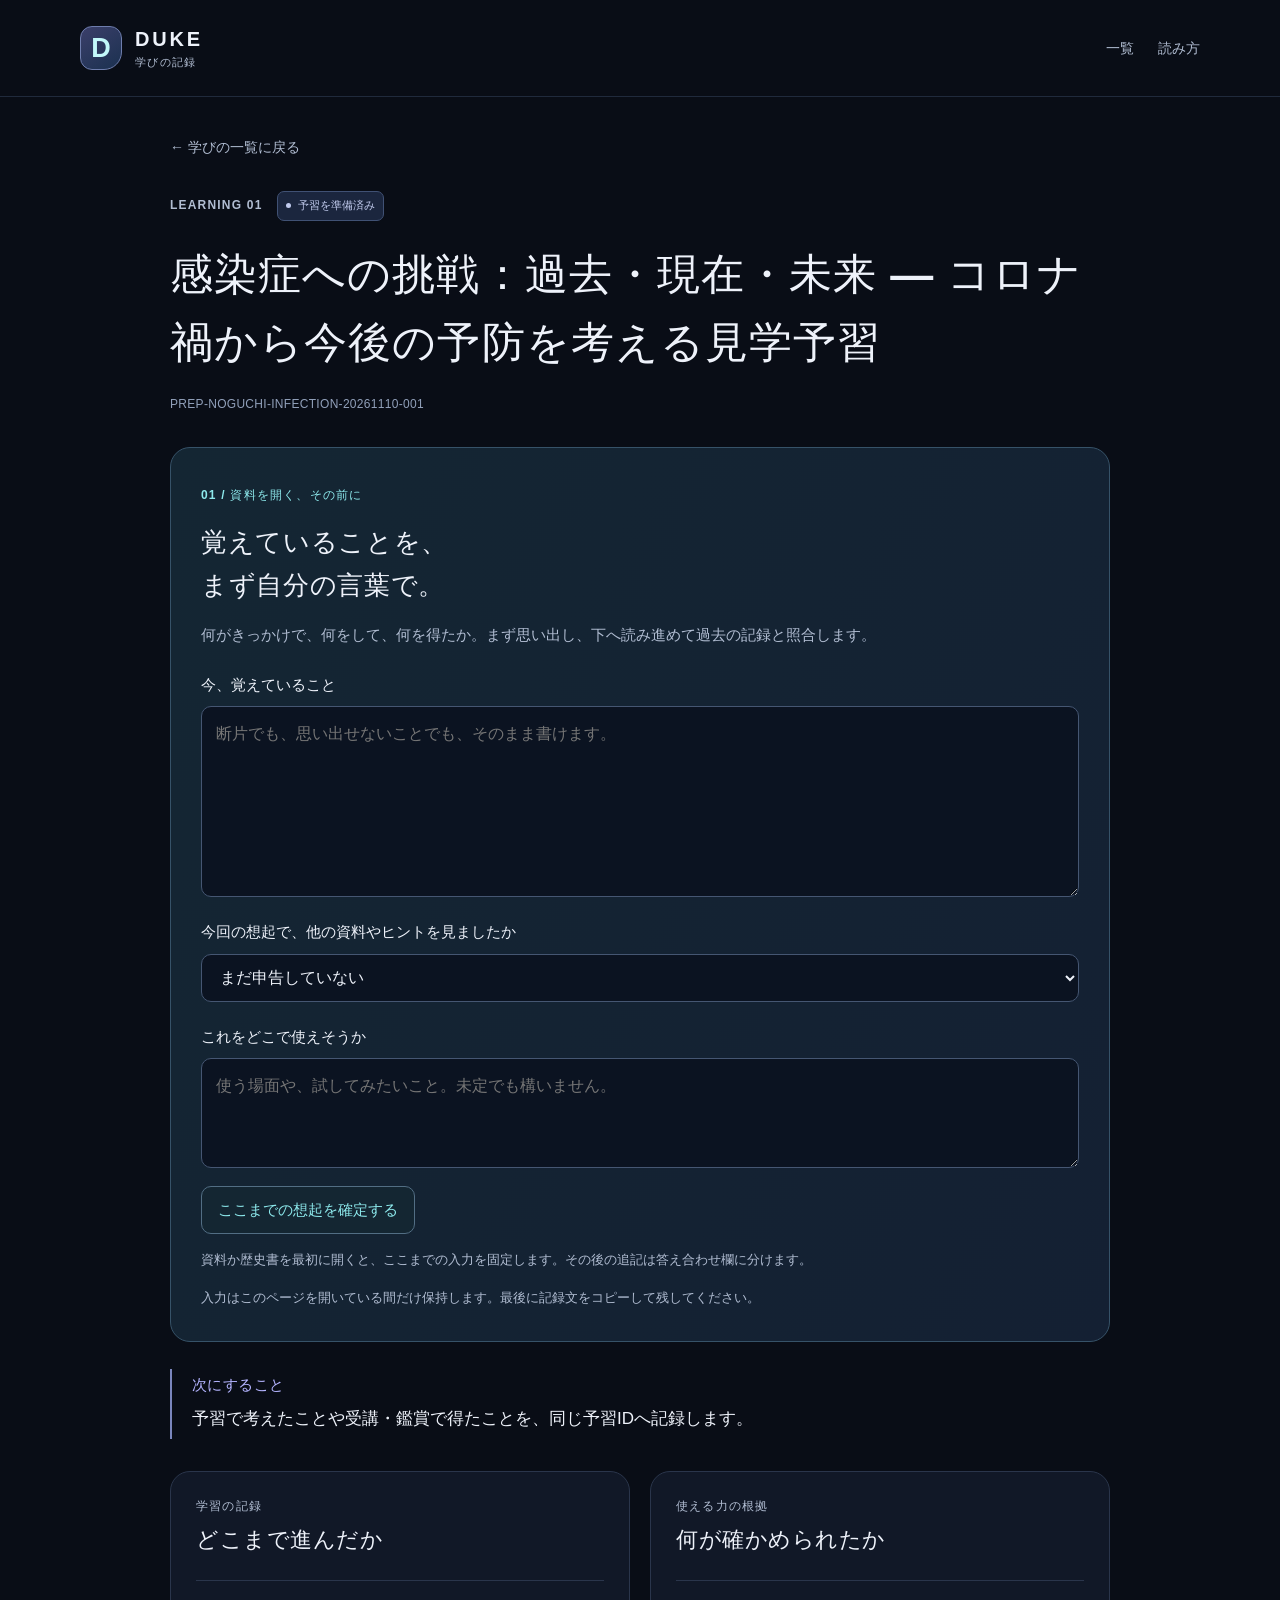
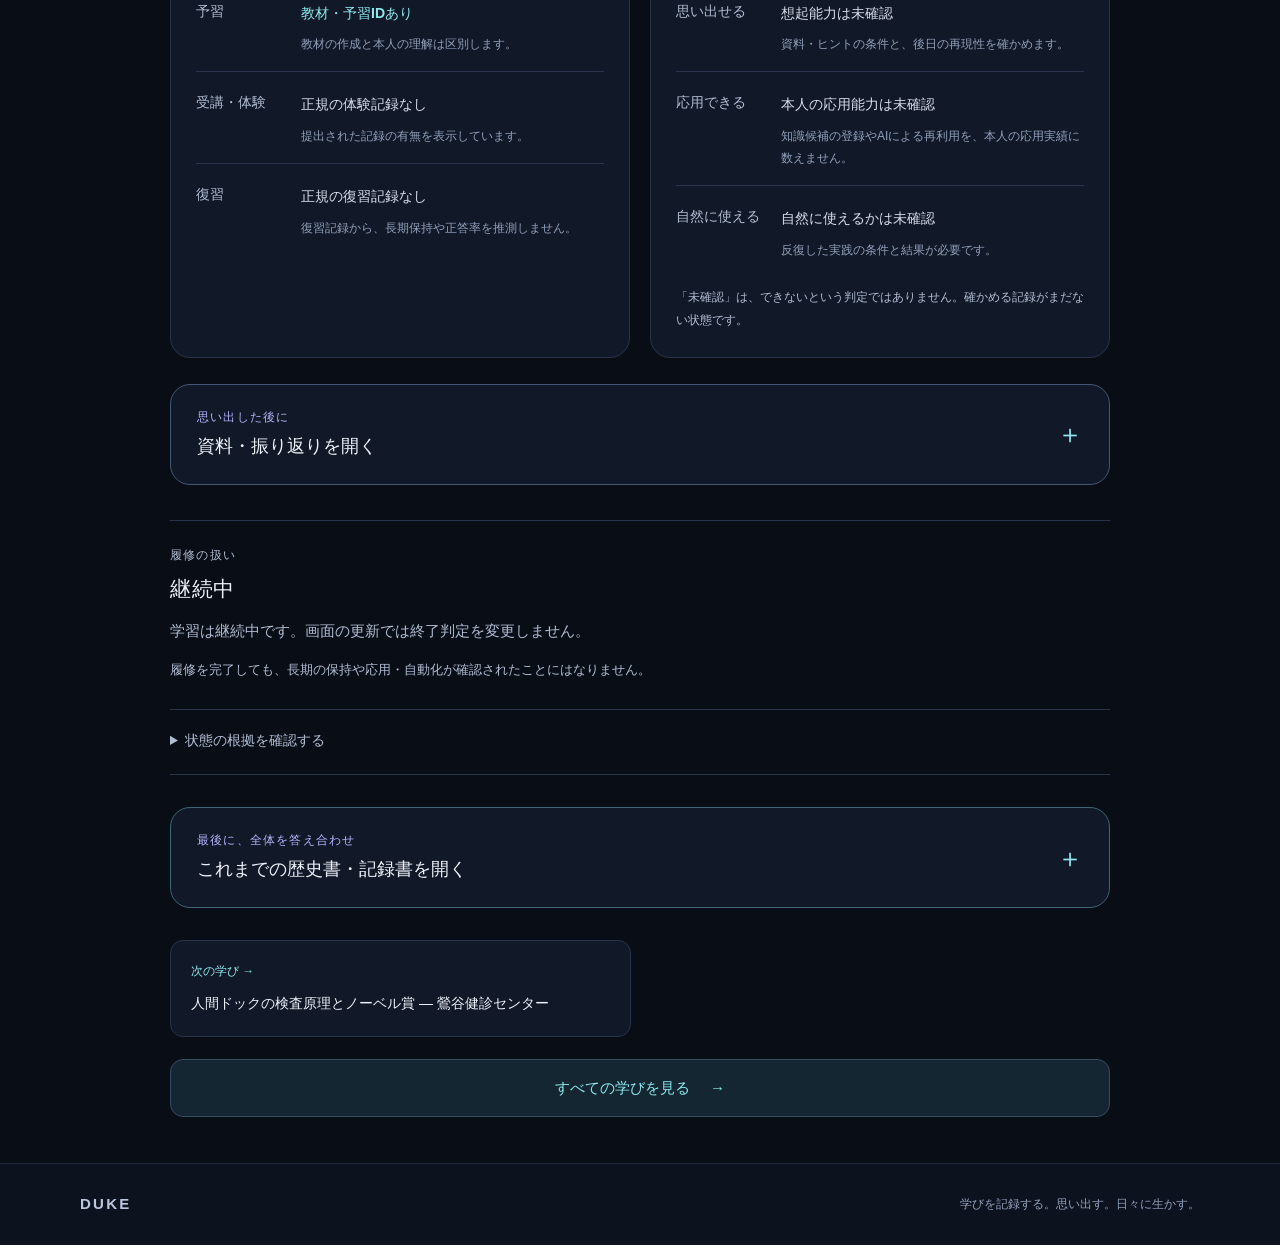
<file: records/prep-noguchi-infection-20261110-001.html>
<!doctype html>
<html lang="ja">
<head>
  <meta charset="utf-8">
  <meta name="viewport" content="width=device-width, initial-scale=1">
  <meta name="referrer" content="no-referrer">
  <meta http-equiv="Content-Security-Policy" content="default-src &#x27;none&#x27;; script-src &#x27;self&#x27;; style-src &#x27;self&#x27;; img-src &#x27;none&#x27;; connect-src &#x27;none&#x27;; base-uri &#x27;none&#x27;; form-action &#x27;none&#x27;; object-src &#x27;none&#x27;">
  <meta name="color-scheme" content="dark">
  <meta name="description" content="予習・受講・復習の記録から、学びの現在地と次の一歩を確認するダッシュボード。">
  <title>感染症への挑戦：過去・現在・未来 — コロナ禍から今後の予防を考える見学予習 | DUKE 学びの記録</title>
  <link rel="stylesheet" href="../assets/style.css">
  <script src="../assets/app.js" defer></script>
</head>
<body>
  <a class="skip-link" href="#main">本文へ移動</a>
  <header class="site-header">
    <div class="header-inner">
      <a class="brand" href="../index.html" aria-label="DUKE 学びの記録 一覧へ">
        <span class="brand-mark" aria-hidden="true">D</span>
        <span class="brand-name">DUKE<span>学びの記録</span></span>
      </a>
      <nav class="header-nav" aria-label="メインナビゲーション">
        <a href="../index.html#all-learning">一覧</a>
        <a href="../index.html#about">読み方</a>
      </nav>
    </div>
  </header>
  <main id="main" class="page-shell detail-shell" data-learning-practice data-preparation-id="PREP-NOGUCHI-INFECTION-20261110-001" data-history-version="049420d2fd2f197cb6e5b9a63a484a82897fec47764b561aeb45c5ddfbfb5281" data-source-commit="cc50fe33ca20fb230cadd18fbf14ff4a22f30cf9">
    <a class="back-link" href="../index.html#all-learning">← 学びの一覧に戻る</a>
    <header class="detail-heading">
      <div class="detail-kicker"><span class="eyebrow">LEARNING 01</span><span class="status-badge status-open">予習を準備済み</span></div>
      <h1>感染症への挑戦：過去・現在・未来 — コロナ禍から今後の予防を考える見学予習</h1>
      <p class="record-id">PREP-NOGUCHI-INFECTION-20261110-001</p>
    </header>

    <section class="recall-panel" aria-labelledby="recall-title"><span class="small-label">01 / 資料を開く、その前に</span><h2 id="recall-title">覚えていることを、<br>まず自分の言葉で。</h2><p>何がきっかけで、何をして、何を得たか。まず思い出し、下へ読み進めて過去の記録と照合します。</p>
      <div class="recall-work" data-practice-only hidden><label for="current-recall">今、覚えていること</label><textarea id="current-recall" data-current-recall rows="6" maxlength="6000" autocomplete="off" spellcheck="false" placeholder="断片でも、思い出せないことでも、そのまま書けます。"></textarea><label for="recall-condition">今回の想起で、他の資料やヒントを見ましたか</label><select id="recall-condition" data-recall-condition><option value="unknown">まだ申告していない</option><option value="no_reference">見ずに書いた</option><option value="referenced">見てから書いた・途中で見た</option></select><label for="application-idea">これをどこで使えそうか</label><textarea id="application-idea" data-application-idea rows="3" maxlength="3000" autocomplete="off" spellcheck="false" placeholder="使う場面や、試してみたいこと。未定でも構いません。"></textarea><button type="button" class="practice-button" data-freeze-recall>ここまでの想起を確定する</button><p class="quiet-note" data-recall-status role="status" aria-live="polite">資料か歴史書を最初に開くと、ここまでの入力を固定します。その後の追記は答え合わせ欄に分けます。</p><p class="quiet-note">入力はこのページを開いている間だけ保持します。最後に記録文をコピーして残してください。</p></div>
      <noscript><p class="quiet-note">覚えていることを別のメモに書いてから、下の資料や歴史書を開いてください。</p></noscript></section>
    <section class="detail-next" aria-labelledby="next-title"><h2 id="next-title">次にすること</h2><p>予習で考えたことや受講・鑑賞で得たことを、同じ予習IDへ記録します。</p></section>

    <div class="detail-columns">
      <section class="state-panel" aria-labelledby="records-title"><p class="panel-kicker">学習の記録</p><h2 id="records-title">どこまで進んだか</h2><dl class="state-list"><div class="state-row"><dt>予習</dt><dd><span class="state-label state-recorded">教材・予習IDあり</span><p>教材の作成と本人の理解は区別します。</p></dd></div>
<div class="state-row"><dt>受講・体験</dt><dd><span class="state-label state-unknown">正規の体験記録なし</span><p>提出された記録の有無を表示しています。</p></dd></div>
<div class="state-row"><dt>復習</dt><dd><span class="state-label state-unknown">正規の復習記録なし</span><p>復習記録から、長期保持や正答率を推測しません。</p></dd></div></dl></section>
      <section class="state-panel" aria-labelledby="ability-title"><p class="panel-kicker">使える力の根拠</p><h2 id="ability-title">何が確かめられたか</h2><dl class="state-list"><div class="state-row"><dt>思い出せる</dt><dd><span class="state-label state-unknown">想起能力は未確認</span><p>資料・ヒントの条件と、後日の再現性を確かめます。</p></dd></div>
<div class="state-row"><dt>応用できる</dt><dd><span class="state-label state-unknown">本人の応用能力は未確認</span><p>知識候補の登録やAIによる再利用を、本人の応用実績に数えません。</p></dd></div>
<div class="state-row"><dt>自然に使える</dt><dd><span class="state-label state-unknown">自然に使えるかは未確認</span><p>反復した実践の条件と結果が必要です。</p></dd></div></dl><p class="quiet-note">「未確認」は、できないという判定ではありません。確かめる記録がまだない状態です。</p></section>
    </div>

    <details class="materials" id="materials" data-answer-disclosure><summary><span><span class="small-label">思い出した後に</span><strong>資料・振り返りを開く</strong></span><span class="expand-mark" aria-hidden="true">＋</span></summary><div class="materials-body"><section class="material-section"><h3>この学びの目標</h3><p>感染症のしくみとコロナ禍の経験を結び、これからの予防を選ぶ根拠と、判断を見直す条件を自分の言葉で説明する。</p></section>
<section class="material-section"><h3>振り返るための問い</h3><p class="quiet-note">AIによる問いの候補・本人の採用は未確認</p><p>コロナ禍と感染症研究の歴史を、これからの予防の選び方にどう生かせるか？</p></section>
<section class="material-section"><h3>教材紹介：原因を確かめる根拠と予防</h3><p>予習教材は、病気に関係するものを見つけることと、それが原因だと確かめることを区別します。研究史や野口英世の展示で、どの観察・実験・比較が説明の根拠になったかを一例探し、新しい証拠によって説明や予防の選択を見直す関係を考えます。</p></section>
<section class="material-section"><h3>教材紹介：感染経路と対策の対応</h3><p>病原体、届く経路、対策が働く場所を対応させる学習です。感染する機会を減らす対策と体の防御に働く対策を分け、病原体や環境に応じて組合せが変わることを考えます。展示から一例を拾い、経路や対策の説明が見当たらなければ、確認できなかった点として残します。</p></section>
<section class="material-section"><h3>教材紹介：コロナ禍から判断の見直しへ</h3><p>コロナ禍の経験を、当時分かっていたこと、未確認だったこと、対策の効果と負担に分けて振り返る教材です。予防を選ぶ理由と、どんな情報や状況の変化で見直すかを一つの問いにつなげます。紹介と問いはAIの学習案であり、本人の見学・理解・問いの採択を示すものではありません。</p></section>
<section class="material-section"><h3>現在の到達点</h3><p>予習を準備済み。学習は継続中です。画面の更新では終了判定を変更しません。</p></section>
<section class="material-section"><h3>これから確かめること</h3><p>予習で考えたことや受講・鑑賞で得たことを、同じ予習IDへ記録します。</p></section>
<section class="material-section"><h3>能力の確認</h3><p>記録の完了と能力の定着を分けています。想起・応用・自動化は、本人の実践と根拠に基づいて確かめます。</p></section></div></details>

    <section class="closure-section" aria-labelledby="closure-title"><p class="panel-kicker">履修の扱い</p><h2 id="closure-title">継続中</h2><p>学習は継続中です。画面の更新では終了判定を変更しません。</p><p class="quiet-note">履修を完了しても、長期の保持や応用・自動化が確認されたことにはなりません。</p></section>
    <details class="evidence-details"><summary>状態の根拠を確認する</summary><ul class="evidence-list"><li><span>予習IDと教材</span><span class="evidence-status">登録あり</span></li><li><span>本人の返却記録</span><span class="evidence-status">記録なし</span></li><li><span>学習回との結合</span><span class="evidence-status">記録なし</span></li><li><span>終了判定</span><span class="evidence-status">記録なし</span></li><li><span>再利用できる知識候補</span><span class="evidence-status">候補の登録なし</span></li><li><span>公開用の教材紹介</span><span class="evidence-status">紹介文あり</span></li></ul><p class="quiet-note">ここでは根拠の有無を表示します。個人の原文・非公開の資料は公開していません。</p></details>
    <details class="materials history-book" id="history" data-answer-disclosure><summary><span><span class="small-label">最後に、全体を答え合わせ</span><strong>これまでの歴史書・記録書を開く</strong></span><span class="expand-mark" aria-hidden="true">＋</span></summary>
      <div class="materials-body"><p class="history-notice">当時の記録との答え合わせです。本人の考え、AIによる整理、予定と未確認を区別します。過去の記述が科学的な正解であることや、能力の定着を保証するものではありません。</p>
        <section class="recall-comparison" data-practice-only hidden aria-labelledby="fixed-recall-title"><h3 id="fixed-recall-title">今回、最初に固定した想起</h3><p class="recall-state" data-frozen-condition></p><p class="recall-quote" data-frozen-recall></p><p class="quiet-note">下の過去の記録と、出来事ごとに見比べてください。未入力は不正解ではありません。</p></section>
        <ol class="history-list"><li class="history-entry" data-history-entry data-entry-id="noguchi-origin">
          <div class="history-meta"><span>動機・問い</span><span>記録あり</span><span>記録日：2026-11-10</span></div>
          <h3 data-entry-title>コロナ禍の経験を、これからの予防の判断へ</h3><p class="history-body">感染症のしくみとコロナ禍の経験を理解し、今後の予防を根拠に基づいて選び、見直す条件を説明できるようになることを、見学予習の目的として登録した。過去の関連学習は残し、今回の正式な見学予習IDを追加した。</p>
          <p class="history-source-label">根拠：登録した学習目的</p>
          <details class="history-source"><summary>この記録の出典の版</summary><p class="history-hash">83c55ba44f0cabed4464e7b8b0535583c96d1c47bbbc577ae95000d6561f5a28</p></details>
          <div class="history-compare" data-practice-only hidden><label for="history-choice-1">今の想起と比べて</label><select id="history-choice-1" data-comparison><option value="">まだ比較していない</option><option value="remembered">思い出せた</option><option value="missing">抜けていた</option><option value="different">食い違う</option><option value="unconfirmed">当時も未確認・予定だった</option><option value="uncertain">まだ判断できない</option></select></div>
        </li>
<li class="history-entry" data-history-entry data-entry-id="noguchi-preparation">
          <div class="history-meta"><span>予習</span><span>記録あり</span><span>記録日：2026-11-10</span></div>
          <h3 data-entry-title>一つの問いと予習教材を用意した</h3><p class="history-body">原因を確かめる根拠、感染する経路と対策の対応、証拠や状況によって判断を見直すことを教材にまとめた。感染症研究の歴史とコロナ禍を今後の予防へどう生かすか、という問いはAI案であり、本人の採用・見学・復習はまだ確認されていない。</p>
          <p class="history-source-label">根拠：登録したAIの問い / 予習登録時の確認範囲</p>
          <details class="history-source"><summary>この記録の出典の版</summary><p class="history-hash">83c55ba44f0cabed4464e7b8b0535583c96d1c47bbbc577ae95000d6561f5a28
83c55ba44f0cabed4464e7b8b0535583c96d1c47bbbc577ae95000d6561f5a28</p></details>
          <div class="history-compare" data-practice-only hidden><label for="history-choice-2">今の想起と比べて</label><select id="history-choice-2" data-comparison><option value="">まだ比較していない</option><option value="remembered">思い出せた</option><option value="missing">抜けていた</option><option value="different">食い違う</option><option value="unconfirmed">当時も未確認・予定だった</option><option value="uncertain">まだ判断できない</option></select></div>
        </li></ol><section class="history-gaps"><h3>この記録でまだ確かめられないこと</h3><ul><li>見学した展示、選んだ証拠、本人が説明した内容、予防の選択を変更した実績は未記録。</li><li>正規の受講・体験の返却記録はありません。予定や関連する報告から、実施内容を補いません。</li><li>正規の復習の返却記録はありません。過去に実施しなかったという意味ではありません。</li></ul></section>
        <section class="comparison-work" data-practice-only hidden aria-labelledby="comparison-title"><h3 id="comparison-title">違いを、次の一歩へ</h3><p>言葉の一致で採点せず、本人の判断として記録します。</p><label for="comparison-note">食い違い・補足・確かめたいこと</label><textarea id="comparison-note" data-comparison-note rows="4" maxlength="6000" autocomplete="off" spellcheck="false" placeholder="資料を見て加えた内容は、ここへ。"></textarea><p class="action-suggestion" data-next-suggestion aria-live="polite">記録を見比べて、上の選択欄で差を選ぶと、次の一歩の候補を表示します。</p>
          <label for="next-practice">次に行うこと（予定）</label><textarea id="next-practice" data-next-practice rows="3" maxlength="3000" autocomplete="off" spellcheck="false" placeholder="どの場面で、何をして、何を確かめるか。"></textarea>
          <label for="practice-status">実行状況（本人申告）</label><select id="practice-status" data-practice-status><option value="not_started">まだ実施していない</option><option value="in_progress">取り組んでいる途中</option><option value="reported_done">実施した</option></select>
          <label for="practice-result">実行結果・観察したこと</label><textarea id="practice-result" data-practice-result rows="4" maxlength="6000" autocomplete="off" spellcheck="false" placeholder="実施した内容、起きたこと、残った問いを記録します。"></textarea>
        </section>
        <section class="handoff-work" data-practice-only hidden aria-labelledby="handoff-title"><h3 id="handoff-title">この続きも、同じ予習IDへ</h3><p>記録文をコピーして、予習・受講・復習エージェントへ渡してください。ページを閉じたり読み込み直すと入力は消えます。GitHubへ自動保存はされません。</p><label for="learning-handoff">再投入する記録文</label><textarea id="learning-handoff" data-handoff rows="12" readonly autocomplete="off" spellcheck="false"></textarea><button type="button" class="practice-button" data-select-handoff>記録文を選択してコピー</button><p class="quiet-note" data-copy-status role="status" aria-live="polite"></p></section>
        <noscript><p class="quiet-note">記録本文はそのまま読めます。今回の想起と食い違いは別のメモに書き、同じ予習IDへ渡してください。入力・比較の記録文を作る機能にはJavaScriptが必要です。</p></noscript>
      </div>
    </details>
    <nav class="adjacent-records" aria-label="前後の学び"><a href="prep-uguisudani-nobel-20261109-001.html"><span>次の学び →</span><strong>人間ドックの検査原理とノーベル賞 — 鶯谷健診センター</strong></a></nav>
    <a class="return-all" href="../index.html#all-learning">すべての学びを見る <span aria-hidden="true">→</span></a>
  </main>
  <footer class="site-footer">
    <div class="footer-inner"><span class="footer-brand">DUKE</span><p>学びを記録する。思い出す。日々に生かす。</p></div>
  </footer>
</body>
</html>
</file>
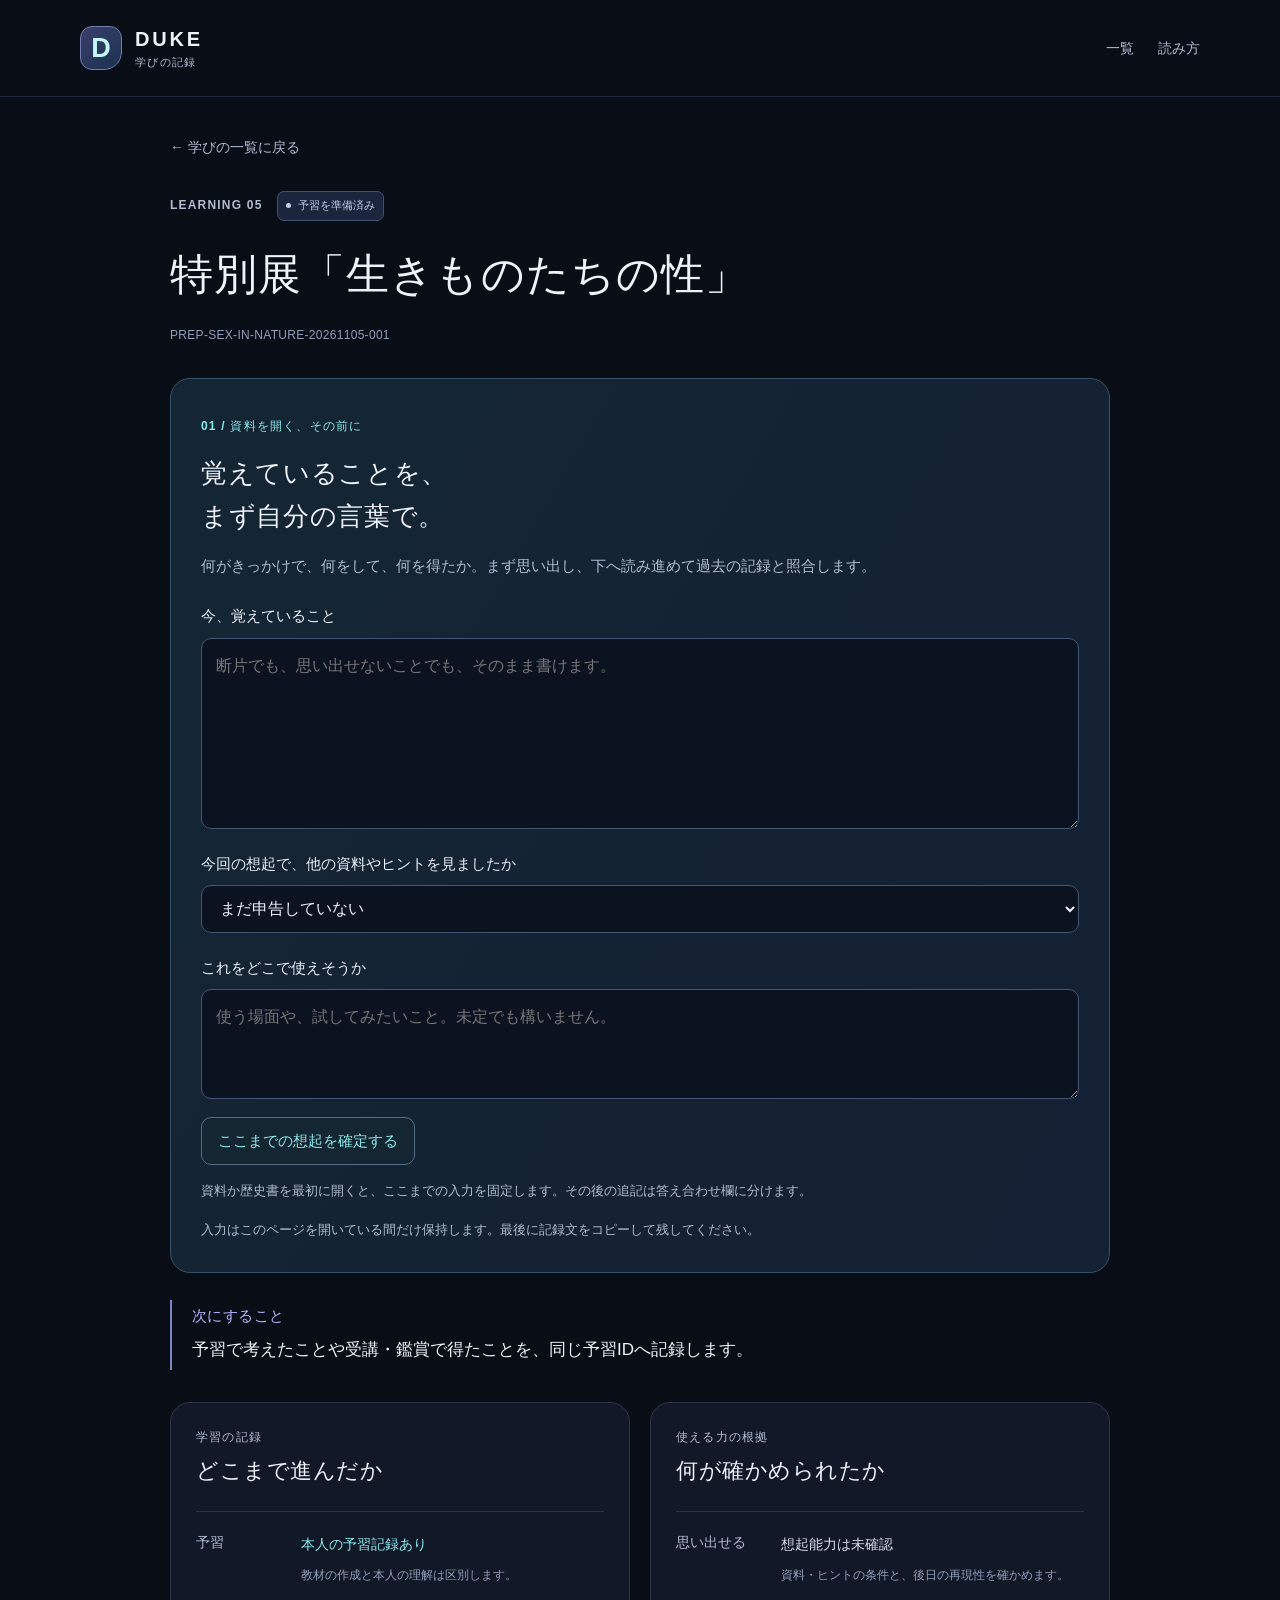
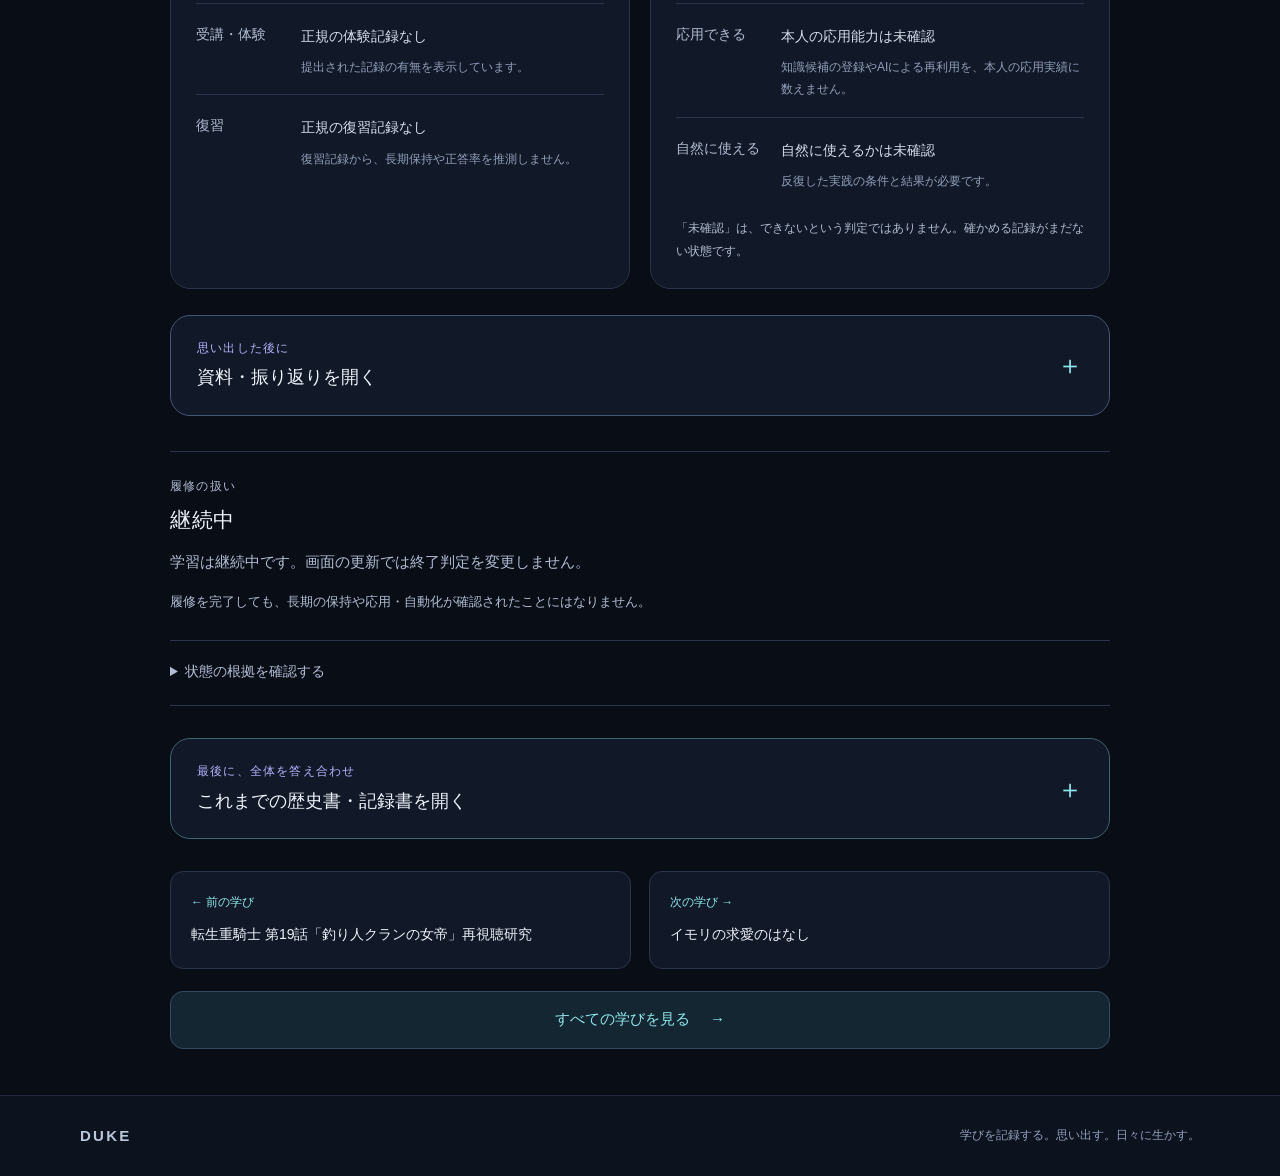
<file: records/prep-sex-in-nature-20261105-001.html>
<!doctype html>
<html lang="ja">
<head>
  <meta charset="utf-8">
  <meta name="viewport" content="width=device-width, initial-scale=1">
  <meta name="referrer" content="no-referrer">
  <meta http-equiv="Content-Security-Policy" content="default-src &#x27;none&#x27;; script-src &#x27;self&#x27;; style-src &#x27;self&#x27;; img-src &#x27;none&#x27;; connect-src &#x27;none&#x27;; base-uri &#x27;none&#x27;; form-action &#x27;none&#x27;; object-src &#x27;none&#x27;">
  <meta name="color-scheme" content="dark">
  <meta name="description" content="予習・受講・復習の記録から、学びの現在地と次の一歩を確認するダッシュボード。">
  <title>特別展「生きものたちの性」 | DUKE 学びの記録</title>
  <link rel="stylesheet" href="../assets/style.css">
  <script src="../assets/app.js" defer></script>
</head>
<body>
  <a class="skip-link" href="#main">本文へ移動</a>
  <header class="site-header">
    <div class="header-inner">
      <a class="brand" href="../index.html" aria-label="DUKE 学びの記録 一覧へ">
        <span class="brand-mark" aria-hidden="true">D</span>
        <span class="brand-name">DUKE<span>学びの記録</span></span>
      </a>
      <nav class="header-nav" aria-label="メインナビゲーション">
        <a href="../index.html#all-learning">一覧</a>
        <a href="../index.html#about">読み方</a>
      </nav>
    </div>
  </header>
  <main id="main" class="page-shell detail-shell" data-learning-practice data-preparation-id="PREP-SEX-IN-NATURE-20261105-001" data-history-version="12a03053b62b0db172414b9071415f819f3224429aef707752b6b9c1065712c9" data-source-commit="cc50fe33ca20fb230cadd18fbf14ff4a22f30cf9">
    <a class="back-link" href="../index.html#all-learning">← 学びの一覧に戻る</a>
    <header class="detail-heading">
      <div class="detail-kicker"><span class="eyebrow">LEARNING 05</span><span class="status-badge status-open">予習を準備済み</span></div>
      <h1>特別展「生きものたちの性」</h1>
      <p class="record-id">PREP-SEX-IN-NATURE-20261105-001</p>
    </header>

    <section class="recall-panel" aria-labelledby="recall-title"><span class="small-label">01 / 資料を開く、その前に</span><h2 id="recall-title">覚えていることを、<br>まず自分の言葉で。</h2><p>何がきっかけで、何をして、何を得たか。まず思い出し、下へ読み進めて過去の記録と照合します。</p>
      <div class="recall-work" data-practice-only hidden><label for="current-recall">今、覚えていること</label><textarea id="current-recall" data-current-recall rows="6" maxlength="6000" autocomplete="off" spellcheck="false" placeholder="断片でも、思い出せないことでも、そのまま書けます。"></textarea><label for="recall-condition">今回の想起で、他の資料やヒントを見ましたか</label><select id="recall-condition" data-recall-condition><option value="unknown">まだ申告していない</option><option value="no_reference">見ずに書いた</option><option value="referenced">見てから書いた・途中で見た</option></select><label for="application-idea">これをどこで使えそうか</label><textarea id="application-idea" data-application-idea rows="3" maxlength="3000" autocomplete="off" spellcheck="false" placeholder="使う場面や、試してみたいこと。未定でも構いません。"></textarea><button type="button" class="practice-button" data-freeze-recall>ここまでの想起を確定する</button><p class="quiet-note" data-recall-status role="status" aria-live="polite">資料か歴史書を最初に開くと、ここまでの入力を固定します。その後の追記は答え合わせ欄に分けます。</p><p class="quiet-note">入力はこのページを開いている間だけ保持します。最後に記録文をコピーして残してください。</p></div>
      <noscript><p class="quiet-note">覚えていることを別のメモに書いてから、下の資料や歴史書を開いてください。</p></noscript></section>
    <section class="detail-next" aria-labelledby="next-title"><h2 id="next-title">次にすること</h2><p>予習で考えたことや受講・鑑賞で得たことを、同じ予習IDへ記録します。</p></section>

    <div class="detail-columns">
      <section class="state-panel" aria-labelledby="records-title"><p class="panel-kicker">学習の記録</p><h2 id="records-title">どこまで進んだか</h2><dl class="state-list"><div class="state-row"><dt>予習</dt><dd><span class="state-label state-recorded">本人の予習記録あり</span><p>教材の作成と本人の理解は区別します。</p></dd></div>
<div class="state-row"><dt>受講・体験</dt><dd><span class="state-label state-unknown">正規の体験記録なし</span><p>提出された記録の有無を表示しています。</p></dd></div>
<div class="state-row"><dt>復習</dt><dd><span class="state-label state-unknown">正規の復習記録なし</span><p>復習記録から、長期保持や正答率を推測しません。</p></dd></div></dl></section>
      <section class="state-panel" aria-labelledby="ability-title"><p class="panel-kicker">使える力の根拠</p><h2 id="ability-title">何が確かめられたか</h2><dl class="state-list"><div class="state-row"><dt>思い出せる</dt><dd><span class="state-label state-unknown">想起能力は未確認</span><p>資料・ヒントの条件と、後日の再現性を確かめます。</p></dd></div>
<div class="state-row"><dt>応用できる</dt><dd><span class="state-label state-unknown">本人の応用能力は未確認</span><p>知識候補の登録やAIによる再利用を、本人の応用実績に数えません。</p></dd></div>
<div class="state-row"><dt>自然に使える</dt><dd><span class="state-label state-unknown">自然に使えるかは未確認</span><p>反復した実践の条件と結果が必要です。</p></dd></div></dl><p class="quiet-note">「未確認」は、できないという判定ではありません。確かめる記録がまだない状態です。</p></section>
    </div>

    <details class="materials" id="materials" data-answer-disclosure><summary><span><span class="small-label">思い出した後に</span><strong>資料・振り返りを開く</strong></span><span class="expand-mark" aria-hidden="true">＋</span></summary><div class="materials-body"><section class="material-section"><h3>この学びの目標</h3><p>生きものの性を、条件・信号・子への世話の関係から観察する。</p></section>
<section class="material-section"><h3>振り返るための問い</h3><p class="quiet-note">AIによる問いの候補・本人の採用は未確認</p><p>この行動が求愛だという説明は、どのような観察を根拠にしているのだろう？</p></section>
<section class="material-section"><h3>教材紹介：条件と体の特徴</h3><p>性に関係する特徴を、どの条件に反応して、体のどこが、いつ変化するかに分けて考えます。外見、行動、生殖腺の変化が同じ意味とは限らないため、何を観察・測定した説明なのかを確認するのが教材の狙いです。</p></section>
<section class="material-section"><h3>教材紹介：信号と相手の反応</h3><p>見えた動きと、その動きの役割についての説明を区別します。色・音・振動などの信号、受け手、前後の状況を一緒に見ることで、見た目だけから求愛や威嚇と決めつけず、判断の根拠を探せます。</p></section>
<section class="material-section"><h3>教材紹介：世話と子の生存</h3><p>食べ物を与える、守る、巣を手入れするなど、世話の中身を分け、子の成長・生存との対応を考えます。何を比較した研究なのか、どの種や条件の話なのかも確認します。これらはAIによる見学の観点で、見学済みや理解達成の認定ではありません。</p></section>
<section class="material-section"><h3>現在の到達点</h3><p>予習を準備済み。学習は継続中です。画面の更新では終了判定を変更しません。</p></section>
<section class="material-section"><h3>これから確かめること</h3><p>予習で考えたことや受講・鑑賞で得たことを、同じ予習IDへ記録します。</p></section>
<section class="material-section"><h3>能力の確認</h3><p>記録の完了と能力の定着を分けています。想起・応用・自動化は、本人の実践と根拠に基づいて確かめます。</p></section></div></details>

    <section class="closure-section" aria-labelledby="closure-title"><p class="panel-kicker">履修の扱い</p><h2 id="closure-title">継続中</h2><p>学習は継続中です。画面の更新では終了判定を変更しません。</p><p class="quiet-note">履修を完了しても、長期の保持や応用・自動化が確認されたことにはなりません。</p></section>
    <details class="evidence-details"><summary>状態の根拠を確認する</summary><ul class="evidence-list"><li><span>予習IDと教材</span><span class="evidence-status">登録あり</span></li><li><span>本人の返却記録</span><span class="evidence-status">記録あり</span></li><li><span>学習回との結合</span><span class="evidence-status">記録なし</span></li><li><span>終了判定</span><span class="evidence-status">記録なし</span></li><li><span>再利用できる知識候補</span><span class="evidence-status">候補の登録なし</span></li><li><span>公開用の教材紹介</span><span class="evidence-status">紹介文あり</span></li></ul><p class="quiet-note">ここでは根拠の有無を表示します。個人の原文・非公開の資料は公開していません。</p></details>
    <details class="materials history-book" id="history" data-answer-disclosure><summary><span><span class="small-label">最後に、全体を答え合わせ</span><strong>これまでの歴史書・記録書を開く</strong></span><span class="expand-mark" aria-hidden="true">＋</span></summary>
      <div class="materials-body"><p class="history-notice">当時の記録との答え合わせです。本人の考え、AIによる整理、予定と未確認を区別します。過去の記述が科学的な正解であることや、能力の定着を保証するものではありません。</p>
        <section class="recall-comparison" data-practice-only hidden aria-labelledby="fixed-recall-title"><h3 id="fixed-recall-title">今回、最初に固定した想起</h3><p class="recall-state" data-frozen-condition></p><p class="recall-quote" data-frozen-recall></p><p class="quiet-note">下の過去の記録と、出来事ごとに見比べてください。未入力は不正解ではありません。</p></section>
        <ol class="history-list"><li class="history-entry" data-history-entry data-entry-id="sex-origin">
          <div class="history-meta"><span>動機・問い</span><span>記録あり</span><span>記録日：2026-11-05</span></div>
          <h3 data-entry-title>展示へ持参する一つの問いを作りたい</h3><p class="history-body">特別展を見に行く前に、身近な例を使って三つの関係を学び、会場へ持参する問いを一つ準備するための予習を登録した。見学した事実や見学日はこの登録では確定していない。</p>
          <p class="history-source-label">根拠：予習を登録した目的</p>
          <details class="history-source"><summary>この記録の出典の版</summary><p class="history-hash">4270029f64f0cc66588a16495d2127bcaf61021d9422ef759a02bf360de3ccea</p></details>
          <div class="history-compare" data-practice-only hidden><label for="history-choice-1">今の想起と比べて</label><select id="history-choice-1" data-comparison><option value="">まだ比較していない</option><option value="remembered">思い出せた</option><option value="missing">抜けていた</option><option value="different">食い違う</option><option value="unconfirmed">当時も未確認・予定だった</option><option value="uncertain">まだ判断できない</option></select></div>
        </li>
<li class="history-entry" data-history-entry data-entry-id="sex-deepening">
          <div class="history-meta"><span>予習</span><span>本人の報告</span><span>記録日：2026-11-06</span></div>
          <h3 data-entry-title>相手を見つける・選ぶ・繁殖へ移る過程を考えた</h3><p class="history-body">本人は予習を深掘りしたメモを提出した。光、匂い、音、色、動きなどで相手の存在を捉え、選択・選別へ進むという仮説を立てた。捕食や繁殖の欲求、環境に適合する行動を順序立てて考えたが、生物一般に成り立つ確定した説明とはしていない。</p>
          <p class="history-source-label">根拠：本人の追加予習記録</p>
          <details class="history-source"><summary>この記録の出典の版</summary><p class="history-hash">bf735c2011b94c6e842ddeb33daea3ba82f55c530510e62435c320b4ed5654ca</p></details>
          <div class="history-compare" data-practice-only hidden><label for="history-choice-2">今の想起と比べて</label><select id="history-choice-2" data-comparison><option value="">まだ比較していない</option><option value="remembered">思い出せた</option><option value="missing">抜けていた</option><option value="different">食い違う</option><option value="unconfirmed">当時も未確認・予定だった</option><option value="uncertain">まだ判断できない</option></select></div>
        </li>
<li class="history-entry" data-history-entry data-entry-id="sex-question">
          <div class="history-meta"><span>予習</span><span>本人の報告</span><span>記録日：2026-11-06</span></div>
          <h3 data-entry-title>本人の問いを持って見学する意思を残した</h3><p class="history-body">求愛から繁殖へ進む境界で、どのような選別や行動があるのかを知りたい、という本人の問いが残った。本人はこの問いを持って見学したいと述べている。AIの最初の問いと同じものを採用した扱いにはせず、本人独自の言葉として区別した。</p>
          <p class="history-source-label">根拠：問いを持参する本人の意思</p>
          <details class="history-source"><summary>この記録の出典の版</summary><p class="history-hash">bf735c2011b94c6e842ddeb33daea3ba82f55c530510e62435c320b4ed5654ca</p></details>
          <div class="history-compare" data-practice-only hidden><label for="history-choice-3">今の想起と比べて</label><select id="history-choice-3" data-comparison><option value="">まだ比較していない</option><option value="remembered">思い出せた</option><option value="missing">抜けていた</option><option value="different">食い違う</option><option value="unconfirmed">当時も未確認・予定だった</option><option value="uncertain">まだ判断できない</option></select></div>
        </li></ol><section class="history-gaps"><h3>この記録でまだ確かめられないこと</h3><ul><li>資料参照の条件は未確認。無参照の想起成功や科学的な理解達成とは判定しない。</li><li>見学の実行と、その後の復習はまだ確認できる返却記録がない。</li><li>正規の受講・体験の返却記録はありません。予定や関連する報告から、実施内容を補いません。</li><li>正規の復習の返却記録はありません。過去に実施しなかったという意味ではありません。</li></ul></section>
        <section class="comparison-work" data-practice-only hidden aria-labelledby="comparison-title"><h3 id="comparison-title">違いを、次の一歩へ</h3><p>言葉の一致で採点せず、本人の判断として記録します。</p><label for="comparison-note">食い違い・補足・確かめたいこと</label><textarea id="comparison-note" data-comparison-note rows="4" maxlength="6000" autocomplete="off" spellcheck="false" placeholder="資料を見て加えた内容は、ここへ。"></textarea><p class="action-suggestion" data-next-suggestion aria-live="polite">記録を見比べて、上の選択欄で差を選ぶと、次の一歩の候補を表示します。</p>
          <label for="next-practice">次に行うこと（予定）</label><textarea id="next-practice" data-next-practice rows="3" maxlength="3000" autocomplete="off" spellcheck="false" placeholder="どの場面で、何をして、何を確かめるか。"></textarea>
          <label for="practice-status">実行状況（本人申告）</label><select id="practice-status" data-practice-status><option value="not_started">まだ実施していない</option><option value="in_progress">取り組んでいる途中</option><option value="reported_done">実施した</option></select>
          <label for="practice-result">実行結果・観察したこと</label><textarea id="practice-result" data-practice-result rows="4" maxlength="6000" autocomplete="off" spellcheck="false" placeholder="実施した内容、起きたこと、残った問いを記録します。"></textarea>
        </section>
        <section class="handoff-work" data-practice-only hidden aria-labelledby="handoff-title"><h3 id="handoff-title">この続きも、同じ予習IDへ</h3><p>記録文をコピーして、予習・受講・復習エージェントへ渡してください。ページを閉じたり読み込み直すと入力は消えます。GitHubへ自動保存はされません。</p><label for="learning-handoff">再投入する記録文</label><textarea id="learning-handoff" data-handoff rows="12" readonly autocomplete="off" spellcheck="false"></textarea><button type="button" class="practice-button" data-select-handoff>記録文を選択してコピー</button><p class="quiet-note" data-copy-status role="status" aria-live="polite"></p></section>
        <noscript><p class="quiet-note">記録本文はそのまま読めます。今回の想起と食い違いは別のメモに書き、同じ予習IDへ渡してください。入力・比較の記録文を作る機能にはJavaScriptが必要です。</p></noscript>
      </div>
    </details>
    <nav class="adjacent-records" aria-label="前後の学び"><a href="prep-jukishi-ep19-20261106-001.html"><span>← 前の学び</span><strong>転生重騎士 第19話「釣り人クランの女帝」再視聴研究</strong></a><a href="prep-newt-courtship-20261103-001.html"><span>次の学び →</span><strong>イモリの求愛のはなし</strong></a></nav>
    <a class="return-all" href="../index.html#all-learning">すべての学びを見る <span aria-hidden="true">→</span></a>
  </main>
  <footer class="site-footer">
    <div class="footer-inner"><span class="footer-brand">DUKE</span><p>学びを記録する。思い出す。日々に生かす。</p></div>
  </footer>
</body>
</html>
</file>
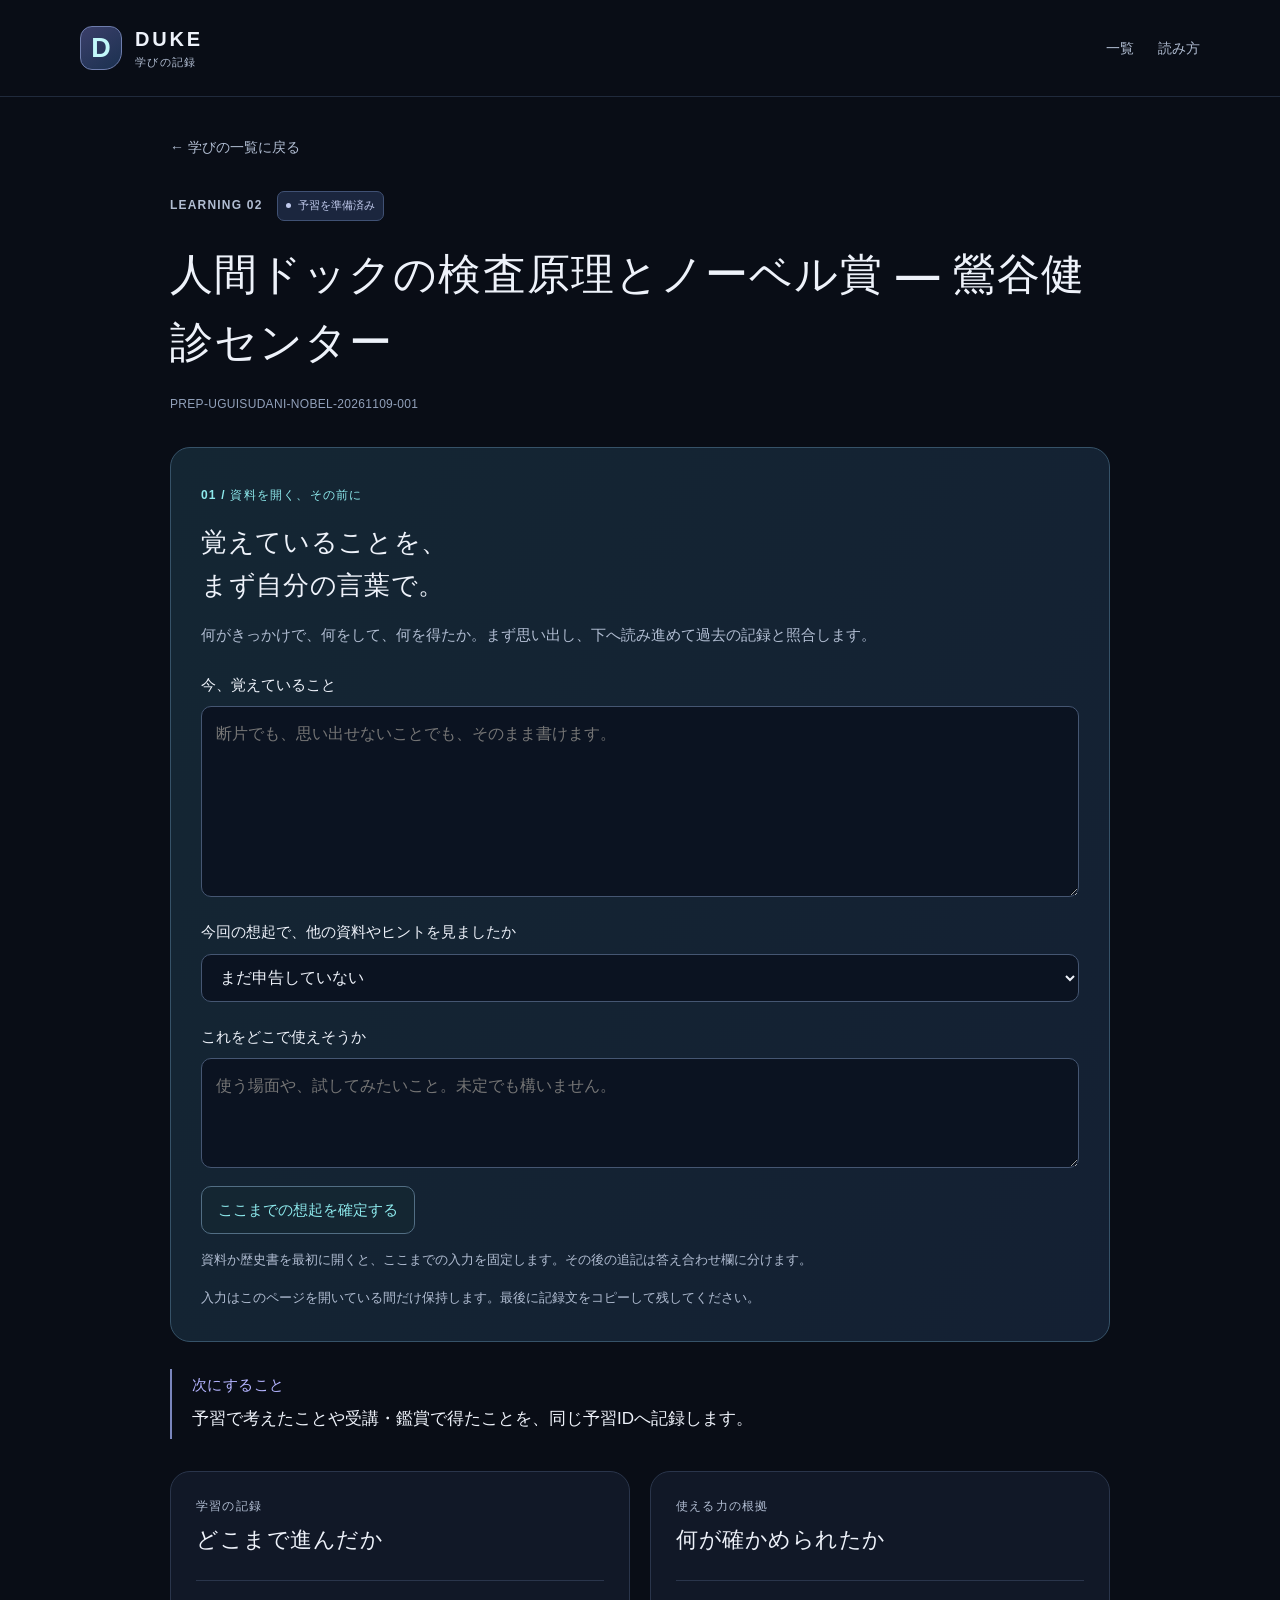
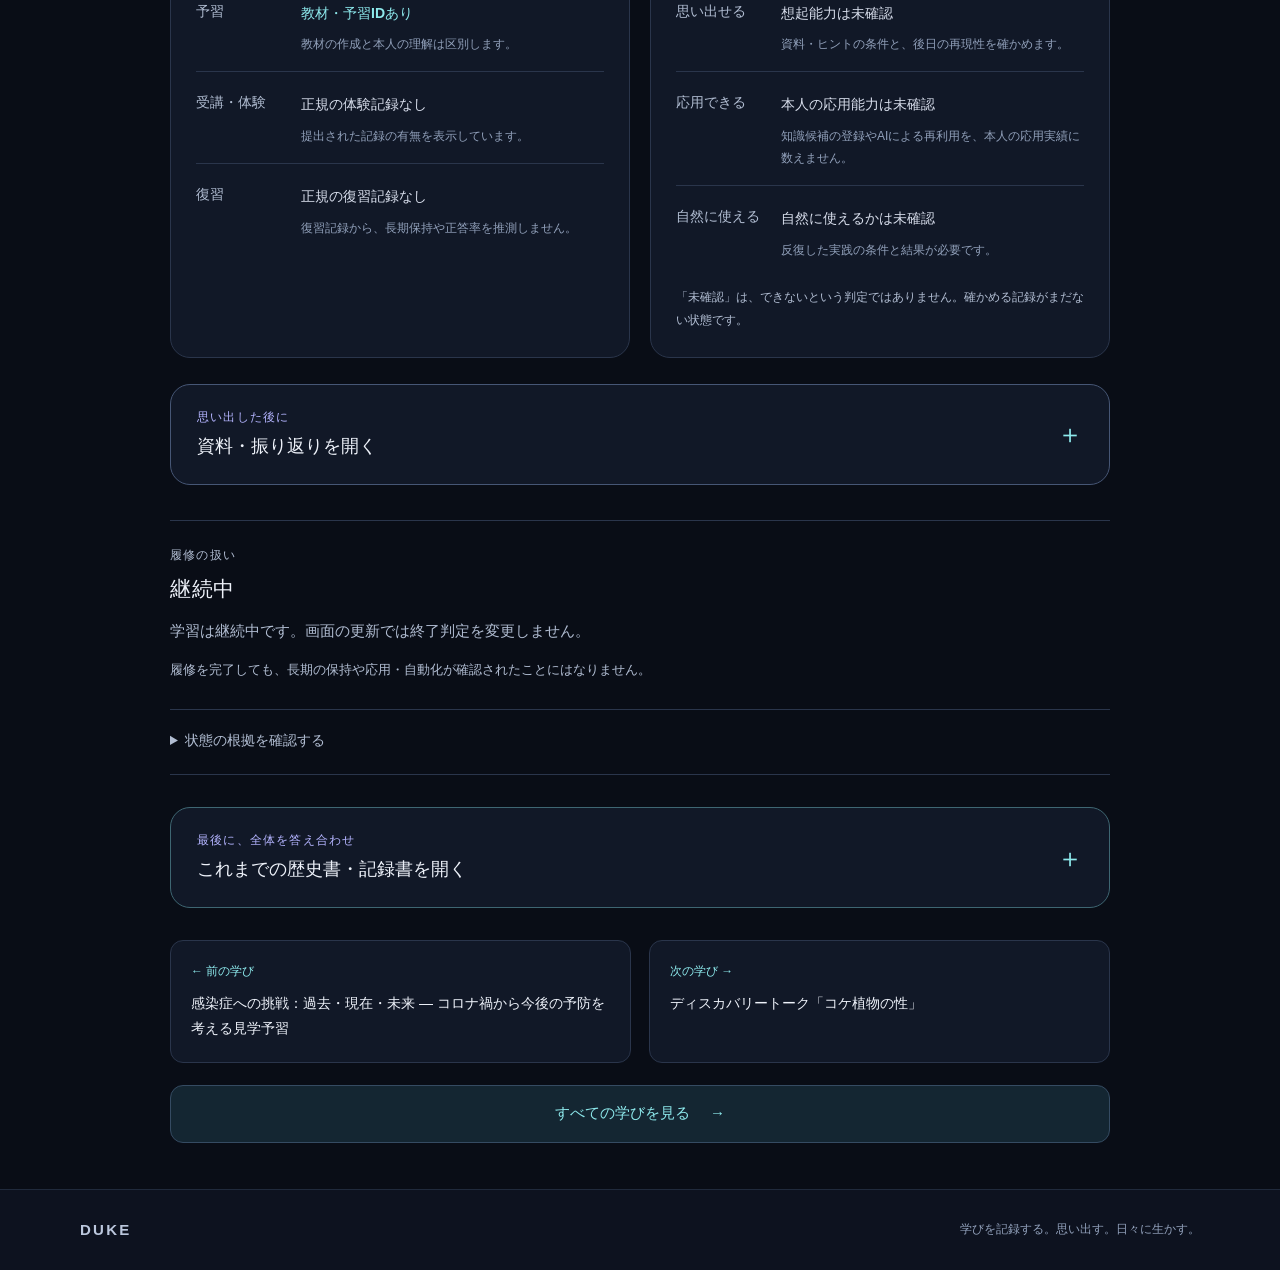
<file: records/prep-uguisudani-nobel-20261109-001.html>
<!doctype html>
<html lang="ja">
<head>
  <meta charset="utf-8">
  <meta name="viewport" content="width=device-width, initial-scale=1">
  <meta name="referrer" content="no-referrer">
  <meta http-equiv="Content-Security-Policy" content="default-src &#x27;none&#x27;; script-src &#x27;self&#x27;; style-src &#x27;self&#x27;; img-src &#x27;none&#x27;; connect-src &#x27;none&#x27;; base-uri &#x27;none&#x27;; form-action &#x27;none&#x27;; object-src &#x27;none&#x27;">
  <meta name="color-scheme" content="dark">
  <meta name="description" content="予習・受講・復習の記録から、学びの現在地と次の一歩を確認するダッシュボード。">
  <title>人間ドックの検査原理とノーベル賞 — 鶯谷健診センター | DUKE 学びの記録</title>
  <link rel="stylesheet" href="../assets/style.css">
  <script src="../assets/app.js" defer></script>
</head>
<body>
  <a class="skip-link" href="#main">本文へ移動</a>
  <header class="site-header">
    <div class="header-inner">
      <a class="brand" href="../index.html" aria-label="DUKE 学びの記録 一覧へ">
        <span class="brand-mark" aria-hidden="true">D</span>
        <span class="brand-name">DUKE<span>学びの記録</span></span>
      </a>
      <nav class="header-nav" aria-label="メインナビゲーション">
        <a href="../index.html#all-learning">一覧</a>
        <a href="../index.html#about">読み方</a>
      </nav>
    </div>
  </header>
  <main id="main" class="page-shell detail-shell" data-learning-practice data-preparation-id="PREP-UGUISUDANI-NOBEL-20261109-001" data-history-version="f82b141fe5f9b9ae15a641f26ca7e91cab916f200942ba62eebe4a206def81ff" data-source-commit="cc50fe33ca20fb230cadd18fbf14ff4a22f30cf9">
    <a class="back-link" href="../index.html#all-learning">← 学びの一覧に戻る</a>
    <header class="detail-heading">
      <div class="detail-kicker"><span class="eyebrow">LEARNING 02</span><span class="status-badge status-open">予習を準備済み</span></div>
      <h1>人間ドックの検査原理とノーベル賞 — 鶯谷健診センター</h1>
      <p class="record-id">PREP-UGUISUDANI-NOBEL-20261109-001</p>
    </header>

    <section class="recall-panel" aria-labelledby="recall-title"><span class="small-label">01 / 資料を開く、その前に</span><h2 id="recall-title">覚えていることを、<br>まず自分の言葉で。</h2><p>何がきっかけで、何をして、何を得たか。まず思い出し、下へ読み進めて過去の記録と照合します。</p>
      <div class="recall-work" data-practice-only hidden><label for="current-recall">今、覚えていること</label><textarea id="current-recall" data-current-recall rows="6" maxlength="6000" autocomplete="off" spellcheck="false" placeholder="断片でも、思い出せないことでも、そのまま書けます。"></textarea><label for="recall-condition">今回の想起で、他の資料やヒントを見ましたか</label><select id="recall-condition" data-recall-condition><option value="unknown">まだ申告していない</option><option value="no_reference">見ずに書いた</option><option value="referenced">見てから書いた・途中で見た</option></select><label for="application-idea">これをどこで使えそうか</label><textarea id="application-idea" data-application-idea rows="3" maxlength="3000" autocomplete="off" spellcheck="false" placeholder="使う場面や、試してみたいこと。未定でも構いません。"></textarea><button type="button" class="practice-button" data-freeze-recall>ここまでの想起を確定する</button><p class="quiet-note" data-recall-status role="status" aria-live="polite">資料か歴史書を最初に開くと、ここまでの入力を固定します。その後の追記は答え合わせ欄に分けます。</p><p class="quiet-note">入力はこのページを開いている間だけ保持します。最後に記録文をコピーして残してください。</p></div>
      <noscript><p class="quiet-note">覚えていることを別のメモに書いてから、下の資料や歴史書を開いてください。</p></noscript></section>
    <section class="detail-next" aria-labelledby="next-title"><h2 id="next-title">次にすること</h2><p>予習で考えたことや受講・鑑賞で得たことを、同じ予習IDへ記録します。</p></section>

    <div class="detail-columns">
      <section class="state-panel" aria-labelledby="records-title"><p class="panel-kicker">学習の記録</p><h2 id="records-title">どこまで進んだか</h2><dl class="state-list"><div class="state-row"><dt>予習</dt><dd><span class="state-label state-recorded">教材・予習IDあり</span><p>教材の作成と本人の理解は区別します。</p></dd></div>
<div class="state-row"><dt>受講・体験</dt><dd><span class="state-label state-unknown">正規の体験記録なし</span><p>提出された記録の有無を表示しています。</p></dd></div>
<div class="state-row"><dt>復習</dt><dd><span class="state-label state-unknown">正規の復習記録なし</span><p>復習記録から、長期保持や正答率を推測しません。</p></dd></div></dl></section>
      <section class="state-panel" aria-labelledby="ability-title"><p class="panel-kicker">使える力の根拠</p><h2 id="ability-title">何が確かめられたか</h2><dl class="state-list"><div class="state-row"><dt>思い出せる</dt><dd><span class="state-label state-unknown">想起能力は未確認</span><p>資料・ヒントの条件と、後日の再現性を確かめます。</p></dd></div>
<div class="state-row"><dt>応用できる</dt><dd><span class="state-label state-unknown">本人の応用能力は未確認</span><p>知識候補の登録やAIによる再利用を、本人の応用実績に数えません。</p></dd></div>
<div class="state-row"><dt>自然に使える</dt><dd><span class="state-label state-unknown">自然に使えるかは未確認</span><p>反復した実践の条件と結果が必要です。</p></dd></div></dl><p class="quiet-note">「未確認」は、できないという判定ではありません。確かめる記録がまだない状態です。</p></section>
    </div>

    <details class="materials" id="materials" data-answer-disclosure><summary><span><span class="small-label">思い出した後に</span><strong>資料・振り返りを開く</strong></span><span class="expand-mark" aria-hidden="true">＋</span></summary><div class="materials-body"><section class="material-section"><h3>この学びの目標</h3><p>検査が使うものと測る性質を区別し、科学的発見とのつながりを説明する。</p></section>
<section class="material-section"><h3>振り返るための問い</h3><p class="quiet-note">AIによる問いの候補・本人の採用は未確認</p><p>この検査は、体のどんな性質を測って、見えないものを見える形にしているのだろう？</p></section>
<section class="material-section"><h3>教材紹介：X線写真とCT</h3><p>予習教材では、体の組織ごとにX線の通りやすさが異なることから画像が作られると説明します。CTは多方向の測定と計算で断面を再構成します。X線を使う共通点と、画像を作る方法の違いを比べる学習です。</p></section>
<section class="material-section"><h3>教材紹介：MRIと心電図</h3><p>MRIは磁場と電波を使い、水素原子核からの信号を画像にします。心電図は体表の電極から心臓の電気活動に伴う変化を記録します。同じ体を調べる検査でも、使うものと測る性質が違う点を整理します。</p></section>
<section class="material-section"><h3>教材紹介：発見と現在の装置</h3><p>ノーベル賞とのつながりは、研究者による発見や手法の開発として学びます。現在の商品そのものが受賞したという意味ではありません。施設にある検査と個人が実際に受けた検査は区別し、この公開紹介に個人の検査結果や診断内容は含めません。</p></section>
<section class="material-section"><h3>現在の到達点</h3><p>予習を準備済み。学習は継続中です。画面の更新では終了判定を変更しません。</p></section>
<section class="material-section"><h3>これから確かめること</h3><p>予習で考えたことや受講・鑑賞で得たことを、同じ予習IDへ記録します。</p></section>
<section class="material-section"><h3>能力の確認</h3><p>記録の完了と能力の定着を分けています。想起・応用・自動化は、本人の実践と根拠に基づいて確かめます。</p></section></div></details>

    <section class="closure-section" aria-labelledby="closure-title"><p class="panel-kicker">履修の扱い</p><h2 id="closure-title">継続中</h2><p>学習は継続中です。画面の更新では終了判定を変更しません。</p><p class="quiet-note">履修を完了しても、長期の保持や応用・自動化が確認されたことにはなりません。</p></section>
    <details class="evidence-details"><summary>状態の根拠を確認する</summary><ul class="evidence-list"><li><span>予習IDと教材</span><span class="evidence-status">登録あり</span></li><li><span>本人の返却記録</span><span class="evidence-status">記録なし</span></li><li><span>学習回との結合</span><span class="evidence-status">記録なし</span></li><li><span>終了判定</span><span class="evidence-status">記録なし</span></li><li><span>再利用できる知識候補</span><span class="evidence-status">候補の登録なし</span></li><li><span>公開用の教材紹介</span><span class="evidence-status">紹介文あり</span></li></ul><p class="quiet-note">ここでは根拠の有無を表示します。個人の原文・非公開の資料は公開していません。</p></details>
    <details class="materials history-book" id="history" data-answer-disclosure><summary><span><span class="small-label">最後に、全体を答え合わせ</span><strong>これまでの歴史書・記録書を開く</strong></span><span class="expand-mark" aria-hidden="true">＋</span></summary>
      <div class="materials-body"><p class="history-notice">当時の記録との答え合わせです。本人の考え、AIによる整理、予定と未確認を区別します。過去の記述が科学的な正解であることや、能力の定着を保証するものではありません。</p>
        <section class="recall-comparison" data-practice-only hidden aria-labelledby="fixed-recall-title"><h3 id="fixed-recall-title">今回、最初に固定した想起</h3><p class="recall-state" data-frozen-condition></p><p class="recall-quote" data-frozen-recall></p><p class="quiet-note">下の過去の記録と、出来事ごとに見比べてください。未入力は不正解ではありません。</p></section>
        <ol class="history-list"><li class="history-entry" data-history-entry data-entry-id="nobel-origin">
          <div class="history-meta"><span>動機・問い</span><span>記録あり</span><span>記録日：2026-11-09</span></div>
          <h3 data-entry-title>身近な検査と科学的発見のつながりを知りたい</h3><p class="history-body">検査が体の何を測っているかを学び、ノーベル賞につながる発見と日常の検査の関係を理解するための予習を登録した。ここで扱うのは学習の目的であり、個人の診断や検査結果は含めていない。</p>
          <p class="history-source-label">根拠：登録した学習目的</p>
          <details class="history-source"><summary>この記録の出典の版</summary><p class="history-hash">0a6267f258bf1bcb2bf0b7fb39d814469be8b65839019b8aaef18ef67e57c133</p></details>
          <div class="history-compare" data-practice-only hidden><label for="history-choice-1">今の想起と比べて</label><select id="history-choice-1" data-comparison><option value="">まだ比較していない</option><option value="remembered">思い出せた</option><option value="missing">抜けていた</option><option value="different">食い違う</option><option value="unconfirmed">当時も未確認・予定だった</option><option value="uncertain">まだ判断できない</option></select></div>
        </li>
<li class="history-entry" data-history-entry data-entry-id="nobel-preparation">
          <div class="history-meta"><span>予習</span><span>記録あり</span><span>記録日：2026-11-09</span></div>
          <h3 data-entry-title>使うものと、測る性質を区別する教材</h3><p class="history-body">X線写真・CT、MRI、心電図などを、何を使い、どんな性質から情報を得るかという観点で比較する予習教材を用意した。施設が提供する検査、個人の予約内容、実際に行われた検査や機種は別の確認事項として扱った。</p>
          <p class="history-source-label">根拠：学習の範囲と未確認事項</p>
          <details class="history-source"><summary>この記録の出典の版</summary><p class="history-hash">0a6267f258bf1bcb2bf0b7fb39d814469be8b65839019b8aaef18ef67e57c133</p></details>
          <div class="history-compare" data-practice-only hidden><label for="history-choice-2">今の想起と比べて</label><select id="history-choice-2" data-comparison><option value="">まだ比較していない</option><option value="remembered">思い出せた</option><option value="missing">抜けていた</option><option value="different">食い違う</option><option value="unconfirmed">当時も未確認・予定だった</option><option value="uncertain">まだ判断できない</option></select></div>
        </li></ol><section class="history-gaps"><h3>この記録でまだ確かめられないこと</h3><ul><li>本人がどの仕組みを説明できたか、どの疑問を解決できたかという学習結果は未記録。</li><li>正規の受講・体験の返却記録はありません。予定や関連する報告から、実施内容を補いません。</li><li>正規の復習の返却記録はありません。過去に実施しなかったという意味ではありません。</li></ul></section>
        <section class="comparison-work" data-practice-only hidden aria-labelledby="comparison-title"><h3 id="comparison-title">違いを、次の一歩へ</h3><p>言葉の一致で採点せず、本人の判断として記録します。</p><label for="comparison-note">食い違い・補足・確かめたいこと</label><textarea id="comparison-note" data-comparison-note rows="4" maxlength="6000" autocomplete="off" spellcheck="false" placeholder="資料を見て加えた内容は、ここへ。"></textarea><p class="action-suggestion" data-next-suggestion aria-live="polite">記録を見比べて、上の選択欄で差を選ぶと、次の一歩の候補を表示します。</p>
          <label for="next-practice">次に行うこと（予定）</label><textarea id="next-practice" data-next-practice rows="3" maxlength="3000" autocomplete="off" spellcheck="false" placeholder="どの場面で、何をして、何を確かめるか。"></textarea>
          <label for="practice-status">実行状況（本人申告）</label><select id="practice-status" data-practice-status><option value="not_started">まだ実施していない</option><option value="in_progress">取り組んでいる途中</option><option value="reported_done">実施した</option></select>
          <label for="practice-result">実行結果・観察したこと</label><textarea id="practice-result" data-practice-result rows="4" maxlength="6000" autocomplete="off" spellcheck="false" placeholder="実施した内容、起きたこと、残った問いを記録します。"></textarea>
        </section>
        <section class="handoff-work" data-practice-only hidden aria-labelledby="handoff-title"><h3 id="handoff-title">この続きも、同じ予習IDへ</h3><p>記録文をコピーして、予習・受講・復習エージェントへ渡してください。ページを閉じたり読み込み直すと入力は消えます。GitHubへ自動保存はされません。</p><label for="learning-handoff">再投入する記録文</label><textarea id="learning-handoff" data-handoff rows="12" readonly autocomplete="off" spellcheck="false"></textarea><button type="button" class="practice-button" data-select-handoff>記録文を選択してコピー</button><p class="quiet-note" data-copy-status role="status" aria-live="polite"></p></section>
        <noscript><p class="quiet-note">記録本文はそのまま読めます。今回の想起と食い違いは別のメモに書き、同じ予習IDへ渡してください。入力・比較の記録文を作る機能にはJavaScriptが必要です。</p></noscript>
      </div>
    </details>
    <nav class="adjacent-records" aria-label="前後の学び"><a href="prep-noguchi-infection-20261110-001.html"><span>← 前の学び</span><strong>感染症への挑戦：過去・現在・未来 — コロナ禍から今後の予防を考える見学予習</strong></a><a href="prep-moss-sex-20261108-001.html"><span>次の学び →</span><strong>ディスカバリートーク「コケ植物の性」</strong></a></nav>
    <a class="return-all" href="../index.html#all-learning">すべての学びを見る <span aria-hidden="true">→</span></a>
  </main>
  <footer class="site-footer">
    <div class="footer-inner"><span class="footer-brand">DUKE</span><p>学びを記録する。思い出す。日々に生かす。</p></div>
  </footer>
</body>
</html>
</file>
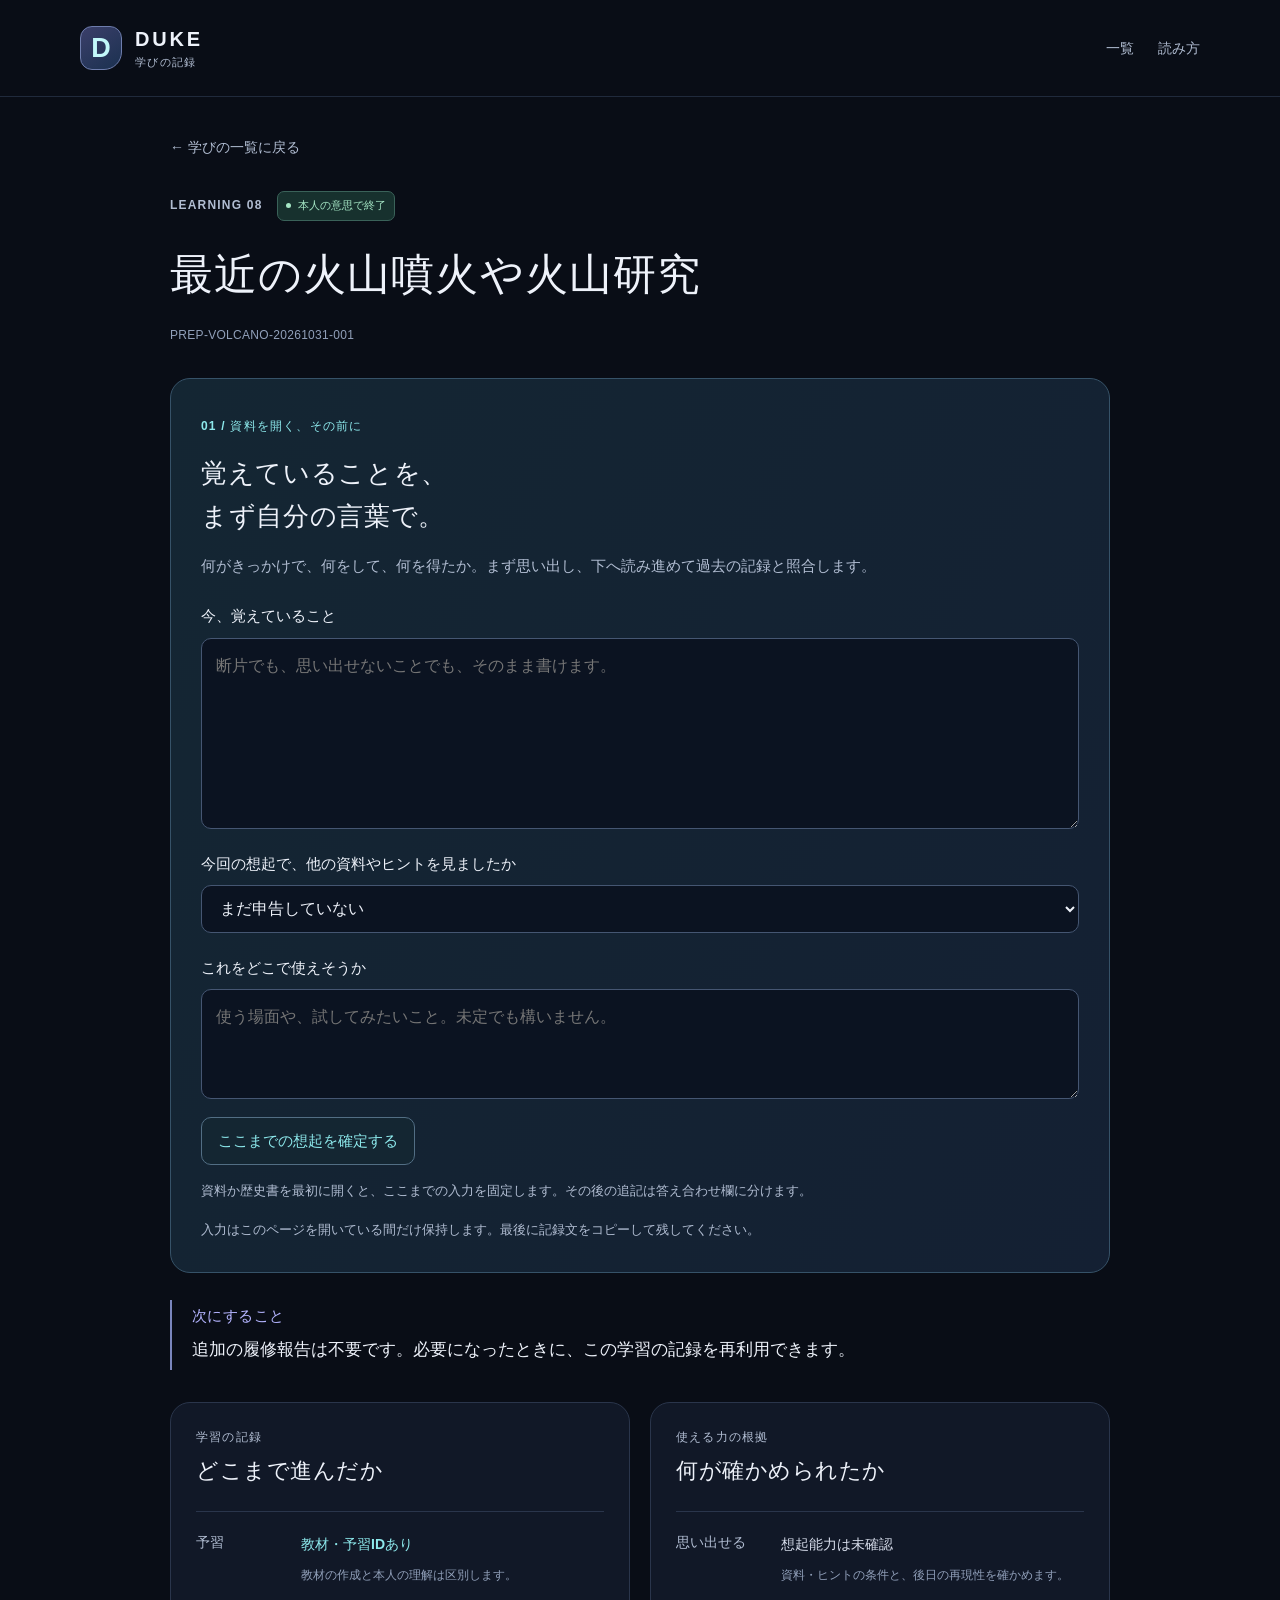
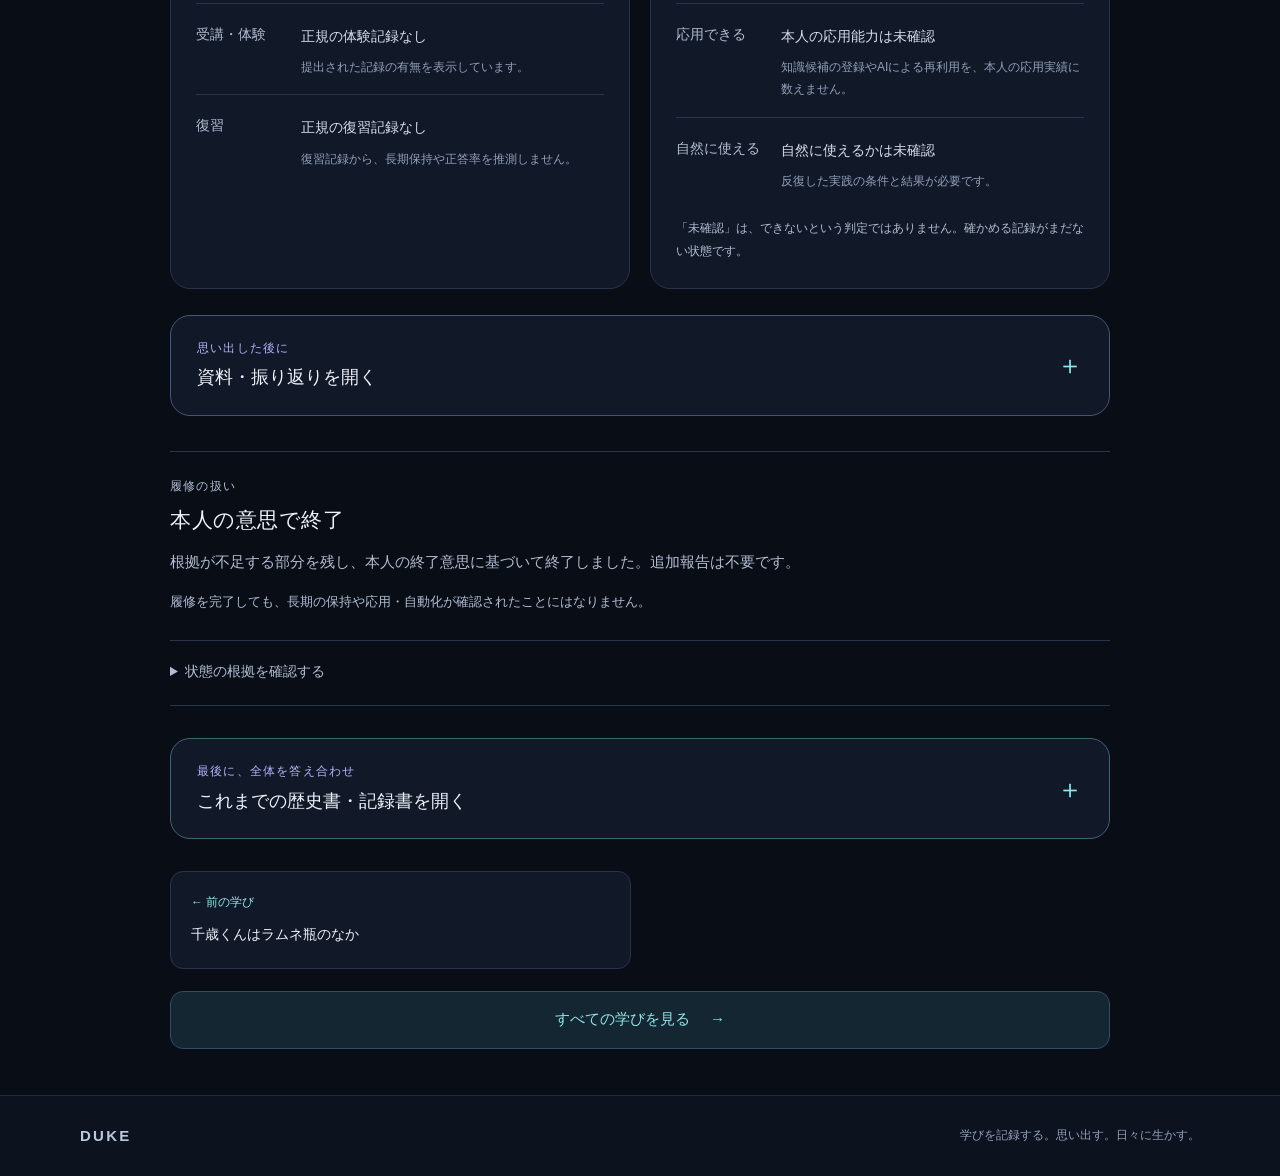
<file: records/prep-volcano-20261031-001.html>
<!doctype html>
<html lang="ja">
<head>
  <meta charset="utf-8">
  <meta name="viewport" content="width=device-width, initial-scale=1">
  <meta name="referrer" content="no-referrer">
  <meta http-equiv="Content-Security-Policy" content="default-src &#x27;none&#x27;; script-src &#x27;self&#x27;; style-src &#x27;self&#x27;; img-src &#x27;none&#x27;; connect-src &#x27;none&#x27;; base-uri &#x27;none&#x27;; form-action &#x27;none&#x27;; object-src &#x27;none&#x27;">
  <meta name="color-scheme" content="dark">
  <meta name="description" content="予習・受講・復習の記録から、学びの現在地と次の一歩を確認するダッシュボード。">
  <title>最近の火山噴火や火山研究 | DUKE 学びの記録</title>
  <link rel="stylesheet" href="../assets/style.css">
  <script src="../assets/app.js" defer></script>
</head>
<body>
  <a class="skip-link" href="#main">本文へ移動</a>
  <header class="site-header">
    <div class="header-inner">
      <a class="brand" href="../index.html" aria-label="DUKE 学びの記録 一覧へ">
        <span class="brand-mark" aria-hidden="true">D</span>
        <span class="brand-name">DUKE<span>学びの記録</span></span>
      </a>
      <nav class="header-nav" aria-label="メインナビゲーション">
        <a href="../index.html#all-learning">一覧</a>
        <a href="../index.html#about">読み方</a>
      </nav>
    </div>
  </header>
  <main id="main" class="page-shell detail-shell" data-learning-practice data-preparation-id="PREP-VOLCANO-20261031-001" data-history-version="0235f7edd16139905d94059b234a19217a71a786e27492bf1ca26cf534500956" data-source-commit="cc50fe33ca20fb230cadd18fbf14ff4a22f30cf9">
    <a class="back-link" href="../index.html#all-learning">← 学びの一覧に戻る</a>
    <header class="detail-heading">
      <div class="detail-kicker"><span class="eyebrow">LEARNING 08</span><span class="status-badge status-closed">本人の意思で終了</span></div>
      <h1>最近の火山噴火や火山研究</h1>
      <p class="record-id">PREP-VOLCANO-20261031-001</p>
    </header>

    <section class="recall-panel" aria-labelledby="recall-title"><span class="small-label">01 / 資料を開く、その前に</span><h2 id="recall-title">覚えていることを、<br>まず自分の言葉で。</h2><p>何がきっかけで、何をして、何を得たか。まず思い出し、下へ読み進めて過去の記録と照合します。</p>
      <div class="recall-work" data-practice-only hidden><label for="current-recall">今、覚えていること</label><textarea id="current-recall" data-current-recall rows="6" maxlength="6000" autocomplete="off" spellcheck="false" placeholder="断片でも、思い出せないことでも、そのまま書けます。"></textarea><label for="recall-condition">今回の想起で、他の資料やヒントを見ましたか</label><select id="recall-condition" data-recall-condition><option value="unknown">まだ申告していない</option><option value="no_reference">見ずに書いた</option><option value="referenced">見てから書いた・途中で見た</option></select><label for="application-idea">これをどこで使えそうか</label><textarea id="application-idea" data-application-idea rows="3" maxlength="3000" autocomplete="off" spellcheck="false" placeholder="使う場面や、試してみたいこと。未定でも構いません。"></textarea><button type="button" class="practice-button" data-freeze-recall>ここまでの想起を確定する</button><p class="quiet-note" data-recall-status role="status" aria-live="polite">資料か歴史書を最初に開くと、ここまでの入力を固定します。その後の追記は答え合わせ欄に分けます。</p><p class="quiet-note">入力はこのページを開いている間だけ保持します。最後に記録文をコピーして残してください。</p></div>
      <noscript><p class="quiet-note">覚えていることを別のメモに書いてから、下の資料や歴史書を開いてください。</p></noscript></section>
    <section class="detail-next" aria-labelledby="next-title"><h2 id="next-title">次にすること</h2><p>追加の履修報告は不要です。必要になったときに、この学習の記録を再利用できます。</p></section>

    <div class="detail-columns">
      <section class="state-panel" aria-labelledby="records-title"><p class="panel-kicker">学習の記録</p><h2 id="records-title">どこまで進んだか</h2><dl class="state-list"><div class="state-row"><dt>予習</dt><dd><span class="state-label state-recorded">教材・予習IDあり</span><p>教材の作成と本人の理解は区別します。</p></dd></div>
<div class="state-row"><dt>受講・体験</dt><dd><span class="state-label state-unknown">正規の体験記録なし</span><p>提出された記録の有無を表示しています。</p></dd></div>
<div class="state-row"><dt>復習</dt><dd><span class="state-label state-unknown">正規の復習記録なし</span><p>復習記録から、長期保持や正答率を推測しません。</p></dd></div></dl></section>
      <section class="state-panel" aria-labelledby="ability-title"><p class="panel-kicker">使える力の根拠</p><h2 id="ability-title">何が確かめられたか</h2><dl class="state-list"><div class="state-row"><dt>思い出せる</dt><dd><span class="state-label state-unknown">想起能力は未確認</span><p>資料・ヒントの条件と、後日の再現性を確かめます。</p></dd></div>
<div class="state-row"><dt>応用できる</dt><dd><span class="state-label state-unknown">本人の応用能力は未確認</span><p>知識候補の登録やAIによる再利用を、本人の応用実績に数えません。</p></dd></div>
<div class="state-row"><dt>自然に使える</dt><dd><span class="state-label state-unknown">自然に使えるかは未確認</span><p>反復した実践の条件と結果が必要です。</p></dd></div></dl><p class="quiet-note">「未確認」は、できないという判定ではありません。確かめる記録がまだない状態です。</p></section>
    </div>

    <details class="materials" id="materials" data-answer-disclosure><summary><span><span class="small-label">思い出した後に</span><strong>資料・振り返りを開く</strong></span><span class="expand-mark" aria-hidden="true">＋</span></summary><div class="materials-body"><section class="material-section"><h3>この学びの目標</h3><p>地下の変化、複数の観測、判断の不確実性を関係付けて説明する。</p></section>
<section class="material-section"><h3>教材紹介：マグマから噴火へ</h3><p>保存された教材は、マグマ、揮発性成分、圧力、地表への通路を関係付ける一般的な概説です。炭酸飲料の泡を比喩に使いますが、温度・粘性・岩石の破砕などの違いを残し、火山の仕組みを飲料と同一視しません。</p></section>
<section class="material-section"><h3>教材紹介：一つの数値で決めない</h3><p>火山性地震、地殻変動、火山ガスなど、複数の観測を組み合わせて地下の変化を解釈する観点を扱います。観測値と噴火は一対一の対応ではなく、データがあっても噴火時刻を常に確定できるとは限りません。</p></section>
<section class="material-section"><h3>教材紹介：不確実性と判断</h3><p>観測、解釈、防災情報、行動の判断を分けて考える教材です。講義後に作成されたAI案で、講師の発言や本人が事前に予習した事実を再現するものではありません。この学習は不足を明記したうえで本人の意思により終了しており、追加報告は不要です。</p></section>
<section class="material-section"><h3>現在の到達点</h3><p>本人の意思で終了。根拠が不足する部分を残し、本人の終了意思に基づいて終了しました。追加報告は不要です。</p></section>
<section class="material-section"><h3>これから確かめること</h3><p>追加の履修報告は不要です。必要になったときに、この学習の記録を再利用できます。</p></section>
<section class="material-section"><h3>能力の確認</h3><p>記録の完了と能力の定着を分けています。想起・応用・自動化は、本人の実践と根拠に基づいて確かめます。</p></section></div></details>

    <section class="closure-section" aria-labelledby="closure-title"><p class="panel-kicker">履修の扱い</p><h2 id="closure-title">本人の意思で終了</h2><p>根拠が不足する部分を残し、本人の終了意思に基づいて終了しました。追加報告は不要です。</p><p class="quiet-note">履修を完了しても、長期の保持や応用・自動化が確認されたことにはなりません。</p></section>
    <details class="evidence-details"><summary>状態の根拠を確認する</summary><ul class="evidence-list"><li><span>予習IDと教材</span><span class="evidence-status">従来の記録あり</span></li><li><span>本人の返却記録</span><span class="evidence-status">記録なし</span></li><li><span>学習回との結合</span><span class="evidence-status">記録なし</span></li><li><span>終了判定</span><span class="evidence-status">記録あり</span></li><li><span>再利用できる知識候補</span><span class="evidence-status">候補の登録なし</span></li><li><span>公開用の教材紹介</span><span class="evidence-status">紹介文あり</span></li></ul><p class="quiet-note">ここでは根拠の有無を表示します。個人の原文・非公開の資料は公開していません。</p></details>
    <details class="materials history-book" id="history" data-answer-disclosure><summary><span><span class="small-label">最後に、全体を答え合わせ</span><strong>これまでの歴史書・記録書を開く</strong></span><span class="expand-mark" aria-hidden="true">＋</span></summary>
      <div class="materials-body"><p class="history-notice">当時の記録との答え合わせです。本人の考え、AIによる整理、予定と未確認を区別します。過去の記述が科学的な正解であることや、能力の定着を保証するものではありません。</p>
        <section class="recall-comparison" data-practice-only hidden aria-labelledby="fixed-recall-title"><h3 id="fixed-recall-title">今回、最初に固定した想起</h3><p class="recall-state" data-frozen-condition></p><p class="recall-quote" data-frozen-recall></p><p class="quiet-note">下の過去の記録と、出来事ごとに見比べてください。未入力は不正解ではありません。</p></section>
        <ol class="history-list"><li class="history-entry" data-history-entry data-entry-id="volcano-owner-closure">
          <div class="history-meta"><span>履修の区切り</span><span>本人の意思で終了</span><span>記録日：2026-11-07</span></div>
          <h3 data-entry-title>不足を明記して、本人の意思で終了した</h3><p class="history-body">証拠が不足する部分を残したまま、本人の確定した終了意思に基づいて履修を終了した。追加報告を要求せず、分からない学習内容を埋めたり、能力の獲得を判定したりしていない。</p>
          <p class="history-source-label">根拠：本人意思による終了判定</p>
          <details class="history-source"><summary>この記録の出典の版</summary><p class="history-hash">2623159c6ff1df5d07bc48b66156ecf852599ba2517790be21d0fa6a06cd8c8a</p></details>
          <div class="history-compare" data-practice-only hidden><label for="history-choice-1">今の想起と比べて</label><select id="history-choice-1" data-comparison><option value="">まだ比較していない</option><option value="remembered">思い出せた</option><option value="missing">抜けていた</option><option value="different">食い違う</option><option value="unconfirmed">当時も未確認・予定だった</option><option value="uncertain">まだ判断できない</option></select></div>
        </li>
<li class="quiet-note history-undated">日付未確認の記録（以下の位置は、実施した順序を示しません）</li>
<li class="history-entry" data-history-entry data-entry-id="volcano-attendance">
          <div class="history-meta"><span>受講・体験</span><span>本人の報告</span><span>日付未確認</span></div>
          <h3 data-entry-title>受講済みの発言は残り、内容の詳細は未取得</h3><p class="history-body">火山研究の講義を受講したという本人の発言は残っている。一方、講義内容、本人の感想、復習の詳細を確かめる正規の報告と学習回への結合は不足している。受講したという発言から、何を獲得したかを推測しない。</p>
          <p class="history-source-label">根拠：終了判定で確認した過去の本人発話</p>
          <details class="history-source"><summary>この記録の出典の版</summary><p class="history-hash">2623159c6ff1df5d07bc48b66156ecf852599ba2517790be21d0fa6a06cd8c8a</p></details>
          <div class="history-compare" data-practice-only hidden><label for="history-choice-2">今の想起と比べて</label><select id="history-choice-2" data-comparison><option value="">まだ比較していない</option><option value="remembered">思い出せた</option><option value="missing">抜けていた</option><option value="different">食い違う</option><option value="unconfirmed">当時も未確認・予定だった</option><option value="uncertain">まだ判断できない</option></select></div>
        </li>
<li class="history-entry" data-history-entry data-entry-id="volcano-after-material">
          <div class="history-meta"><span>予習</span><span>記録あり</span><span>日付未確認</span></div>
          <h3 data-entry-title>講義後にAIの教材案が作られた</h3><p class="history-body">保存された教材は、マグマと噴火、複数の観測、不確実性と防災判断を扱うAIの概説である。講義終了後に作られており、講義前に本人が予習した証拠にも、実際の講師の説明の再現にもしていない。</p>
          <p class="history-source-label">根拠：保存された教材の時系列上の注意</p>
          <details class="history-source"><summary>この記録の出典の版</summary><p class="history-hash">6ac407948d0a8f3062e660cbf9c9969c0a63807ced91eef4b9ff04aa27930405</p></details>
          <div class="history-compare" data-practice-only hidden><label for="history-choice-3">今の想起と比べて</label><select id="history-choice-3" data-comparison><option value="">まだ比較していない</option><option value="remembered">思い出せた</option><option value="missing">抜けていた</option><option value="different">食い違う</option><option value="unconfirmed">当時も未確認・予定だった</option><option value="uncertain">まだ判断できない</option></select></div>
        </li></ol><section class="history-gaps"><h3>この記録でまだ確かめられないこと</h3><ul><li>本人が学び始めた詳細な動機、講義の具体的な内容、感想と復習内容は不足している。</li><li>終了意思を保持し、今回の記録書作成を理由に追加報告や履修再開を要求しない。</li><li>学び始めた動機の公開用記録は、まだありません。</li><li>正規の受講・体験の返却記録はありません。予定や関連する報告から、実施内容を補いません。</li><li>正規の復習の返却記録はありません。過去に実施しなかったという意味ではありません。</li></ul></section>
        <section class="comparison-work" data-practice-only hidden aria-labelledby="comparison-title"><h3 id="comparison-title">違いを、次の一歩へ</h3><p>言葉の一致で採点せず、本人の判断として記録します。</p><label for="comparison-note">食い違い・補足・確かめたいこと</label><textarea id="comparison-note" data-comparison-note rows="4" maxlength="6000" autocomplete="off" spellcheck="false" placeholder="資料を見て加えた内容は、ここへ。"></textarea><p class="action-suggestion" data-next-suggestion aria-live="polite">記録を見比べて、上の選択欄で差を選ぶと、次の一歩の候補を表示します。</p>
          <label for="next-practice">次に行うこと（予定）</label><textarea id="next-practice" data-next-practice rows="3" maxlength="3000" autocomplete="off" spellcheck="false" placeholder="どの場面で、何をして、何を確かめるか。"></textarea>
          <label for="practice-status">実行状況（本人申告）</label><select id="practice-status" data-practice-status><option value="not_started">まだ実施していない</option><option value="in_progress">取り組んでいる途中</option><option value="reported_done">実施した</option></select>
          <label for="practice-result">実行結果・観察したこと</label><textarea id="practice-result" data-practice-result rows="4" maxlength="6000" autocomplete="off" spellcheck="false" placeholder="実施した内容、起きたこと、残った問いを記録します。"></textarea>
        </section>
        <section class="handoff-work" data-practice-only hidden aria-labelledby="handoff-title"><h3 id="handoff-title">この続きも、同じ予習IDへ</h3><p>記録文をコピーして、予習・受講・復習エージェントへ渡してください。ページを閉じたり読み込み直すと入力は消えます。GitHubへ自動保存はされません。</p><label for="learning-handoff">再投入する記録文</label><textarea id="learning-handoff" data-handoff rows="12" readonly autocomplete="off" spellcheck="false"></textarea><button type="button" class="practice-button" data-select-handoff>記録文を選択してコピー</button><p class="quiet-note" data-copy-status role="status" aria-live="polite"></p></section>
        <noscript><p class="quiet-note">記録本文はそのまま読めます。今回の想起と食い違いは別のメモに書き、同じ予習IDへ渡してください。入力・比較の記録文を作る機能にはJavaScriptが必要です。</p></noscript>
      </div>
    </details>
    <nav class="adjacent-records" aria-label="前後の学び"><a href="prep-chiramune-20261028-001.html"><span>← 前の学び</span><strong>千歳くんはラムネ瓶のなか</strong></a></nav>
    <a class="return-all" href="../index.html#all-learning">すべての学びを見る <span aria-hidden="true">→</span></a>
  </main>
  <footer class="site-footer">
    <div class="footer-inner"><span class="footer-brand">DUKE</span><p>学びを記録する。思い出す。日々に生かす。</p></div>
  </footer>
</body>
</html>
</file>
<file: assets/style.css>
:root {
  color-scheme: dark;
  --bg: #090d16;
  --surface: #111827;
  --surface-raised: #172033;
  --line: #2a354b;
  --text: #eef2fa;
  --muted: #b1bdd2;
  --faint: #91a0ba;
  --cyan: #8de9ec;
  --indigo: #b4b4ff;
  --green: #a5e6c5;
  --radius: 20px;
  font-family: -apple-system, BlinkMacSystemFont, "Hiragino Kaku Gothic ProN", "Yu Gothic", Meiryo, sans-serif;
  font-synthesis: none;
  text-rendering: optimizeLegibility;
}
* { box-sizing: border-box; }
html { scroll-behavior: smooth; scroll-padding-top: 28px; }
body { margin: 0; background: var(--bg); color: var(--text); font-size: 18px; line-height: 1.75; }
button, input { font: inherit; }
a { color: inherit; text-decoration-thickness: 1px; text-underline-offset: 5px; }
button { cursor: pointer; }
button, a, input, summary { -webkit-tap-highlight-color: transparent; }
:focus-visible { outline: 3px solid var(--cyan); outline-offset: 5px; }
::selection { color: #080c15; background: var(--cyan); }
h1, h2, h3, p, dl, dd, ul { margin: 0; }
h1, h2, h3 { line-height: 1.45; letter-spacing: .025em; overflow-wrap: anywhere; }
p, dd, strong { overflow-wrap: anywhere; }
ul { list-style: none; padding: 0; }
[hidden] { display: none !important; }
.sr-only { position: absolute; width: 1px; height: 1px; padding: 0; margin: -1px; overflow: hidden; clip: rect(0, 0, 0, 0); white-space: nowrap; border: 0; }
.skip-link { position: fixed; top: 12px; left: 12px; z-index: 10; padding: 12px 20px; border-radius: 10px; background: var(--cyan); color: var(--bg); transform: translateY(-180%); }
.skip-link:focus { transform: none; }
.site-header { border-bottom: 1px solid #202a3c; }
.header-inner, .page-shell, .footer-inner { width: min(1120px, calc(100% - 72px)); margin-inline: auto; }
.header-inner { min-height: 96px; display: flex; align-items: center; justify-content: space-between; gap: 20px; }
.brand { display: flex; align-items: center; gap: 13px; text-decoration: none; }
.brand-mark { display: grid; place-items: center; width: 42px; height: 44px; border-radius: 12px 12px 18px 12px; border: 1px solid #6e7dad; background: linear-gradient(145deg, #3b3f6a, #1b3150); color: #c2f8fa; font-weight: 800; font-size: 27px; line-height: 1; }
.brand-name { color: var(--text); font-size: 20px; font-weight: 800; letter-spacing: .14em; line-height: 1.35; }
.brand-name span { display: block; font-size: 11px; letter-spacing: .12em; color: var(--muted); font-weight: 500; margin-top: 2px; }
.header-nav { display: flex; gap: 24px; font-size: 14px; font-weight: 600; }
.header-nav a { padding-block: 11px; text-decoration: none; color: var(--muted); }
.header-nav a:hover { color: var(--cyan); }
.hero { display: grid; grid-template-columns: 1fr 1fr; align-items: end; gap: 52px; padding: 64px 0 38px; }
.eyebrow, .panel-kicker, .small-label { color: var(--muted); font-size: 12px; line-height: 1.6; font-weight: 600; letter-spacing: .1em; }
.eyebrow { display: flex; align-items: center; gap: 10px; }
.signal-dot { width: 7px; height: 7px; border-radius: 50%; background: var(--cyan); box-shadow: 0 0 13px #8de9ec40; }
.hero h1 { margin: 19px 0 20px; font-size: clamp(40px, 5.3vw, 62px); font-weight: 700; line-height: 1.35; letter-spacing: .04em; }
.hero h1 span { color: var(--cyan); }
.hero-description { color: var(--muted); font-size: 17px; line-height: 1.9; }
.overview-panel { border: 1px solid var(--line); border-radius: var(--radius); padding: 25px; background: linear-gradient(125deg, #171e35, #101a27); }
.overview-panel .panel-kicker { color: #d5dbed; }
.overview-grid { display: grid; grid-template-columns: repeat(3, minmax(0, 1fr)); gap: 16px; margin: 22px 0; }
.overview-grid > div + div { border-left: 1px solid #303b53; padding-left: 16px; }
.overview-grid dt { color: var(--muted); font-size: 11px; letter-spacing: .03em; }
.overview-grid dd { font-size: 46px; font-weight: 500; line-height: 1.6; letter-spacing: -.03em; }
.overview-grid dd span { font-size: 12px; color: var(--muted); margin-left: 6px; }
.overview-grid > div:first-child dd { color: var(--cyan); }
.overview-note { color: var(--muted); font-size: 12px; border-top: 1px solid #303b53; padding-top: 15px; line-height: 1.8; }
.next-step { display: flex; gap: 16px; align-items: center; border-left: 2px solid #7b87c2; padding: 18px 22px; background: #121a2a; border-radius: 0 12px 12px 0; margin: 0 0 54px; }
.next-step-mark { color: var(--indigo); font-size: 27px; line-height: 1; flex-shrink: 0; }
.next-step .small-label { color: var(--indigo); margin-bottom: 3px; }
.next-step p:last-child { color: #d7dfef; font-size: 15px; line-height: 1.8; }
.section-heading { display: flex; align-items: end; justify-content: space-between; gap: 16px; margin-bottom: 25px; }
.section-heading h2 { font-size: 28px; margin-top: 8px; }
.result-count { color: var(--muted); font-size: 13px; flex-shrink: 0; padding-bottom: 3px; }
.filter-tools { margin-bottom: 24px; }
.search-box { display: flex; align-items: center; gap: 12px; width: 100%; background: #101725; border: 1px solid #344056; border-radius: 13px; padding: 0 17px; min-height: 54px; }
.search-box:focus-within { border-color: var(--cyan); }
.search-mark { color: var(--muted); font-family: sans-serif; font-size: 27px; }
.search-box input { width: 100%; min-width: 0; background: transparent; color: var(--text); border: 0; padding: 13px 0; font-size: 16px; outline: none; line-height: 1.6; }
.search-box input::placeholder { color: #9aa9c2; opacity: 1; }
.search-box input:focus-visible { outline: none; }
.filters { display: flex; flex-wrap: wrap; gap: 9px; margin-top: 16px; }
.filters button { border: 1px solid #354157; border-radius: 999px; padding: 10px 15px; background: transparent; color: var(--muted); font-size: 13px; font-weight: 600; min-height: 44px; line-height: 1.4; }
.filters button span { margin-left: 7px; font-weight: 400; opacity: .9; }
.filters button[aria-pressed="true"] { color: #07151d; border-color: var(--cyan); background: var(--cyan); }
.filters button:hover:not([aria-pressed="true"]) { color: var(--text); border-color: #70809c; }
.learning-grid { display: grid; grid-template-columns: repeat(3, minmax(0, 1fr)); gap: 19px; }
.learning-card { display: flex; flex-direction: column; min-width: 0; background: var(--surface); border: 1px solid var(--line); border-radius: var(--radius); padding: 23px 22px 0; transition: border-color 160ms ease, background-color 160ms ease; }
.learning-card:hover { border-color: #5c7193; background: #141d2e; }
.card-top { display: flex; align-items: start; justify-content: space-between; gap: 10px; margin-bottom: 28px; }
.record-number { font-size: 13px; letter-spacing: .12em; color: var(--faint); padding-top: 3px; }
.status-badge { display: inline-flex; align-items: center; gap: 7px; border-radius: 7px; border: 1px solid #405174; padding: 5px 8px; color: #c1cbee; background: #1b263e; font-size: 11px; font-weight: 600; line-height: 1.6; overflow-wrap: anywhere; }
.status-badge::before { content: ""; display: block; flex-shrink: 0; width: 5px; height: 5px; border-radius: 50%; background: currentColor; }
.status-review_pending { color: #a4eff0; border-color: #35666f; background: #17333d; }
.status-closed { color: var(--green); border-color: #3a6259; background: #17312e; }
.learning-card h3 { font-size: 19px; font-weight: 600; line-height: 1.7; }
.card-title { text-decoration: none; }
.card-title:hover { color: var(--cyan); }
.record-id { color: var(--faint); font-size: 10px; line-height: 1.7; letter-spacing: .025em; overflow-wrap: anywhere; margin-top: 11px; }
.card-bottom { border-top: 1px solid var(--line); display: flex; align-items: center; justify-content: space-between; gap: 8px; margin-top: auto; padding: 17px 0; }
.learning-card .record-id { margin-bottom: 25px; }
.card-bottom > span { font-size: 11px; color: var(--muted); }
.card-link { display: inline-flex; align-items: center; gap: 14px; color: var(--cyan); font-size: 13px; font-weight: 600; text-decoration: none; min-height: 44px; }
.card-link span { font-size: 18px; }
.empty-state { padding: 45px 20px; text-align: center; border: 1px dashed var(--line); border-radius: var(--radius); color: var(--muted); }
.text-button { background: none; border: 0; color: var(--cyan); text-decoration: underline; text-underline-offset: 5px; padding: 14px; font-size: 15px; }
.quiet-note { color: var(--muted); font-size: 13px; line-height: 1.9; }
.about-section { margin-top: 72px; padding: 43px 0 58px; border-top: 1px solid var(--line); }
.about-section > h2 { font-size: 27px; margin: 13px 0 32px; line-height: 1.7; }
.about-grid { display: grid; grid-template-columns: repeat(3, minmax(0, 1fr)); gap: 32px; }
.about-number { color: var(--indigo); font-size: 12px; letter-spacing: .1em; }
.about-grid h3 { font-size: 16px; margin: 8px 0 11px; }
.about-grid p { color: var(--muted); font-size: 14px; line-height: 1.95; }
.site-footer { background: #0d121f; border-top: 1px solid #202a3c; }
.footer-inner { display: flex; align-items: center; justify-content: space-between; gap: 16px; padding-block: 27px; }
.footer-brand { font-size: 15px; color: #bbc7dd; font-weight: 700; letter-spacing: .15em; }
.footer-inner p { color: var(--faint); font-size: 12px; }
.detail-shell { max-width: 940px; }
.back-link { display: inline-flex; min-height: 44px; align-items: center; font-size: 14px; text-decoration: none; color: var(--muted); margin-top: 28px; }
.back-link:hover { color: var(--cyan); }
.detail-heading { padding: 22px 0 32px; }
.detail-kicker { display: flex; flex-wrap: wrap; align-items: center; gap: 14px; margin-bottom: 19px; }
.detail-heading h1 { font-size: clamp(27px, 4.2vw, 43px); line-height: 1.6; }
.detail-heading .record-id { font-size: 12px; margin-top: 17px; }
.recall-panel { padding: 30px; border: 1px solid #365268; background: linear-gradient(120deg, #142633, #142033); border-radius: var(--radius); }
.recall-panel .small-label { color: var(--cyan); }
.recall-panel h2 { font-size: 26px; margin: 12px 0 15px; line-height: 1.65; }
.recall-panel > p { color: var(--muted); font-size: 15px; max-width: 680px; }
.detail-next { margin: 27px 0 32px; padding: 5px 0 5px 20px; border-left: 2px solid #7a86bd; }
.detail-next h2 { font-size: 15px; color: var(--indigo); margin-bottom: 8px; }
.detail-next > p { font-size: 17px; }
.hold-notice { margin-top: 17px; padding: 15px 18px; background: #142632; border-radius: 9px; }
.hold-notice .small-label { color: var(--cyan); }
.hold-notice p { margin-top: 5px; color: var(--muted); font-size: 14px; }
.detail-columns { display: grid; grid-template-columns: repeat(2, minmax(0, 1fr)); gap: 20px; }
.state-panel { background: var(--surface); border: 1px solid var(--line); padding: 25px; border-radius: var(--radius); }
.state-panel h2 { font-size: 22px; margin-top: 8px; }
.state-list { margin-top: 24px; }
.state-row { display: grid; grid-template-columns: 95px minmax(0, 1fr); gap: 10px; padding: 16px 0; border-top: 1px solid var(--line); }
.state-row dt { font-size: 14px; color: var(--muted); padding-top: 2px; }
.state-label { font-size: 14px; font-weight: 600; }
.state-recorded { color: var(--cyan); }
.state-unknown { color: #d8deec; }
.state-row dd p { color: var(--faint); font-size: 12px; margin-top: 5px; line-height: 1.85; }
.state-panel > .quiet-note { margin-top: 9px; font-size: 12px; }
.materials { border: 1px solid #465675; background: var(--surface); border-radius: var(--radius); margin-top: 26px; overflow: hidden; }
summary { cursor: pointer; }
.materials > summary { display: flex; align-items: center; justify-content: space-between; gap: 16px; padding: 23px 26px; list-style: none; }
.materials > summary::-webkit-details-marker { display: none; }
.materials > summary .small-label { display: block; color: var(--indigo); margin-bottom: 5px; }
.materials > summary strong { display: block; font-size: 18px; line-height: 1.6; }
.expand-mark { color: var(--cyan); font-size: 26px; line-height: 1; flex-shrink: 0; }
.materials[open] .expand-mark { transform: rotate(45deg); }
.materials-body { border-top: 1px solid var(--line); padding: 5px 26px 24px; }
.material-section { padding-top: 23px; }
.material-section + .material-section { border-top: 1px solid var(--line); margin-top: 24px; }
.material-section h3 { font-size: 17px; margin-bottom: 12px; color: #dce3f4; }
.material-section p { white-space: pre-line; color: var(--muted); font-size: 16px; line-height: 1.95; }
.material-section .quiet-note { color: var(--faint); font-size: 12px; margin-bottom: 11px; }
.closure-section { margin-top: 35px; padding: 25px 0 26px; border-top: 1px solid var(--line); }
.closure-section h2 { font-size: 21px; margin: 9px 0 14px; }
.closure-section > p:not(.panel-kicker):not(.quiet-note) { color: var(--muted); font-size: 15px; }
.closure-section .quiet-note { margin-top: 14px; }
.evidence-details { border-top: 1px solid var(--line); border-bottom: 1px solid var(--line); padding-block: 18px; }
.evidence-details > summary { color: var(--muted); font-size: 14px; min-height: 28px; }
.evidence-list { margin-block: 18px; font-size: 13px; }
.evidence-list li { display: flex; align-items: baseline; justify-content: space-between; gap: 20px; padding: 12px 0; border-bottom: 1px solid #202b3c; color: var(--muted); overflow-wrap: anywhere; }
.evidence-status { color: #d6e0f2; font-size: 12px; }
.adjacent-records { display: grid; grid-template-columns: repeat(2, minmax(0, 1fr)); gap: 18px; margin: 32px 0 22px; }
.adjacent-records a { display: flex; flex-direction: column; align-items: start; padding: 20px; background: var(--surface); border: 1px solid var(--line); border-radius: 13px; text-decoration: none; }
.adjacent-records a:hover { border-color: #617791; }
.adjacent-records span { color: var(--cyan); font-size: 12px; margin-bottom: 9px; }
.adjacent-records strong { font-size: 14px; line-height: 1.8; font-weight: 500; }
.return-all { display: flex; justify-content: center; align-items: center; gap: 20px; width: 100%; min-height: 58px; margin-bottom: 46px; color: var(--cyan); background: #142632; border: 1px solid #354b62; border-radius: 13px; text-decoration: none; font-size: 15px; font-weight: 600; }
@media (max-width: 980px) {
  .hero { grid-template-columns: 1fr; align-items: start; gap: 30px; padding-top: 43px; }
  .hero h1 { font-size: 52px; }
  .overview-grid dt { font-size: 12px; }
  .overview-grid dd { font-size: 42px; }
  .learning-grid { grid-template-columns: repeat(2, minmax(0, 1fr)); }
  .detail-columns { grid-template-columns: 1fr; }
}
@media (max-width: 600px) {
  .header-inner, .page-shell, .footer-inner { width: calc(100% - 40px); }
  .header-inner { min-height: 82px; gap: 14px; }
  .brand { gap: 10px; }
  .brand-mark { width: 35px; height: 39px; font-size: 24px; border-radius: 10px 10px 15px 10px; }
  .brand-name { font-size: 18px; }
  .brand-name span { font-size: 10px; }
  .header-nav { gap: 18px; font-size: 13px; }
  .hero { padding: 35px 0 25px; gap: 25px; }
  .hero h1 { font-size: 44px; margin: 17px 0 19px; line-height: 1.4; }
  .hero-description { font-size: 15px; }
  .overview-panel { padding: 19px 18px; border-radius: 17px; }
  .overview-grid { gap: 9px; margin-block: 17px; }
  .overview-grid > div + div { padding-left: 11px; }
  .overview-grid dt { font-size: 10px; letter-spacing: 0; }
  .overview-grid dd { font-size: 36px; }
  .overview-grid dd span { font-size: 11px; margin-left: 5px; }
  .overview-note { font-size: 11px; line-height: 1.8; padding-top: 13px; }
  .next-step { gap: 12px; padding: 16px 15px; margin-bottom: 36px; }
  .next-step p:last-child { font-size: 13px; }
  .next-step-mark { font-size: 23px; }
  .section-heading { gap: 10px; margin-bottom: 20px; }
  .section-heading h2 { font-size: 25px; }
  .eyebrow { font-size: 11px; }
  .result-count { font-size: 12px; }
  .search-box { padding-inline: 13px; }
  .search-box input { font-size: 16px; }
  .filters { gap: 8px; }
  .filters button { padding: 9px 13px; font-size: 12px; }
  .filters button span { margin-left: 6px; }
  .learning-grid { grid-template-columns: 1fr; gap: 16px; }
  .learning-card { padding: 21px 21px 0; border-radius: 17px; }
  .card-top { margin-bottom: 24px; }
  .status-badge { font-size: 11px; }
  .learning-card h3 { font-size: 20px; }
  .record-id { font-size: 10px; }
  .card-bottom { padding-block: 13px; }
  .card-bottom > span { font-size: 11px; }
  .card-link { font-size: 13px; }
  .about-section { margin-top: 48px; padding-top: 32px; padding-bottom: 36px; }
  .about-section > h2 { font-size: 22px; margin-bottom: 24px; }
  .about-grid { grid-template-columns: 1fr; gap: 24px; }
  .about-grid h3 { font-size: 17px; margin-block: 5px 8px; }
  .about-grid p { font-size: 14px; }
  .footer-inner { flex-direction: column; align-items: start; gap: 8px; padding-block: 23px; }
  .footer-inner p { font-size: 11px; }
  .back-link { margin-top: 18px; font-size: 13px; }
  .detail-heading { padding-top: 19px; padding-bottom: 25px; }
  .detail-heading h1 { font-size: 28px; }
  .detail-heading .record-id { font-size: 10px; }
  .detail-kicker { gap: 10px; margin-bottom: 16px; }
  .recall-panel { padding: 24px 22px; border-radius: 17px; }
  .recall-panel h2 { font-size: 24px; }
  .recall-panel > p { font-size: 14px; }
  .detail-next { padding-left: 16px; margin-block: 25px; }
  .detail-next > p { font-size: 16px; }
  .hold-notice { padding: 14px; }
  .hold-notice p { font-size: 13px; }
  .state-panel { padding: 23px 20px; border-radius: 17px; }
  .state-panel h2 { font-size: 21px; }
  .state-row { grid-template-columns: 87px minmax(0, 1fr); gap: 9px; }
  .state-row dt { font-size: 13px; }
  .state-label { font-size: 14px; }
  .materials { border-radius: 17px; }
  .materials > summary { padding: 20px; }
  .materials > summary strong { font-size: 17px; }
  .materials-body { padding-inline: 20px; }
  .material-section p { font-size: 16px; }
  .closure-section h2 { font-size: 20px; }
  .adjacent-records { grid-template-columns: 1fr; gap: 12px; margin-top: 25px; }
  .adjacent-records a { padding: 18px; }
}
@media (max-width: 350px) {
  .header-inner, .page-shell, .footer-inner { width: calc(100% - 32px); }
  .header-nav { gap: 13px; }
  .hero h1 { font-size: 39px; }
  .overview-panel { padding-inline: 14px; }
  .overview-grid { gap: 7px; }
  .overview-grid > div + div { padding-left: 8px; }
  .overview-grid dt { font-size: 9px; }
  .overview-grid dd { font-size: 34px; }
  .filters button { padding-inline: 10px; }
  .detail-heading h1 { font-size: 25px; }
  .state-row { grid-template-columns: 76px minmax(0, 1fr); }
  .state-panel { padding-inline: 17px; }
  .recall-panel h2 { font-size: 21px; }
}
@media (prefers-reduced-motion: reduce) {
  html { scroll-behavior: auto; }
  *, *::before, *::after { transition: none !important; }
}

/* Recall stays above every source; the complete history is the final section. */
.recall-work, .comparison-work, .handoff-work { margin-top: 24px; }
.recall-work label, .history-compare label, .comparison-work label, .handoff-work label { display: block; color: var(--text); font-weight: 600; font-size: 15px; margin: 22px 0 8px; }
.recall-work textarea, .recall-work select, .comparison-work textarea, .comparison-work select, .history-compare select, .handoff-work textarea { display: block; width: 100%; min-width: 0; max-width: 100%; padding: 13px 14px; color: var(--text); background: #0b1321; border: 1px solid #455672; border-radius: 10px; font: inherit; font-size: 16px; line-height: 1.7; }
.recall-work textarea, .comparison-work textarea, .handoff-work textarea { resize: vertical; min-height: 90px; }
.recall-work select, .comparison-work select, .history-compare select { min-height: 48px; }
.recall-work textarea[readonly] { background: #111827; color: var(--muted); border-style: dashed; }
.recall-work select:disabled { color: var(--muted); opacity: 1; }
.practice-button { min-height: 48px; margin-top: 18px; padding: 10px 16px; color: var(--cyan); background: #142632; border: 1px solid #526e84; border-radius: 10px; font: inherit; font-size: 15px; font-weight: 600; }
.practice-button:hover { background: #1b3341; }
.practice-button:disabled { cursor: default; color: var(--muted); background: #121b2a; }
.recall-work .quiet-note, .handoff-work .quiet-note { margin-top: 14px; }
.history-book { margin-top: 32px; border-color: #3e6672; }
.history-notice { color: var(--muted); font-size: 15px; margin: 4px 0 22px; }
.recall-comparison { margin-bottom: 24px; padding: 18px; border: 1px solid #39576b; border-radius: 12px; background: #101d2b; }
.recall-comparison h3 { font-size: 18px; }
.recall-state { font-size: 13px; color: var(--muted); margin: 10px 0; }
.recall-quote { white-space: pre-wrap; overflow-wrap: anywhere; color: var(--cyan); font-size: 16px; }
.recall-comparison .quiet-note { margin-top: 12px; }
.history-list { list-style: none; margin: 0; padding: 0; }
.history-entry { padding: 24px 0; border-top: 1px solid var(--line); }
.history-meta { display: flex; flex-wrap: wrap; gap: 7px 13px; margin-bottom: 10px; color: var(--faint); font-size: 12px; }
.history-meta span:first-child { color: var(--cyan); font-weight: 600; }
.history-entry h3 { font-size: 20px; margin-bottom: 12px; }
.history-body { font-size: 17px; white-space: pre-wrap; }
.history-source-label { font-size: 13px; color: var(--muted); margin-top: 13px; }
.history-source { margin-top: 7px; color: var(--faint); font-size: 12px; }
.history-source summary { cursor: pointer; padding: 8px 0; }
.history-hash { white-space: pre-wrap; overflow-wrap: anywhere; font-family: ui-monospace, monospace; line-height: 1.8; font-size: 11px; padding-block: 6px; }
.history-compare { margin-top: 16px; padding: 14px; border-left: 2px solid #5b8d92; background: #101b2a; }
.history-compare label { margin-top: 0; }
.history-gaps { padding: 20px; margin-bottom: 24px; background: #181d2c; border-radius: 12px; }
.history-gaps h3 { font-size: 17px; margin-bottom: 12px; }
.history-gaps ul { list-style: disc; padding-left: 20px; color: var(--muted); font-size: 15px; }
.history-gaps li + li { margin-top: 7px; }
.comparison-work, .handoff-work { border-top: 1px solid var(--line); padding-top: 26px; }
.comparison-work h3, .handoff-work h3 { font-size: 22px; margin-bottom: 12px; }
.comparison-work > p, .handoff-work > p { font-size: 15px; color: var(--muted); }
.comparison-work .action-suggestion { white-space: pre-wrap; margin-top: 20px; padding: 18px; border-radius: 12px; color: var(--cyan); background: #10252b; }
.handoff-work { padding-bottom: 12px; }
.handoff-work textarea { font-size: 14px; min-height: 280px; }
@media (max-width: 600px) {
  .history-entry h3 { font-size: 19px; }
  .history-body { font-size: 16px; }
  .history-meta { font-size: 11px; }
  .recall-comparison, .history-gaps { padding: 15px; }
  .recall-work textarea, .recall-work select, .comparison-work textarea, .comparison-work select, .history-compare select { padding: 11px; }
  .history-compare { padding: 12px; }
  .comparison-work h3, .handoff-work h3 { font-size: 20px; }
  .practice-button { width: 100%; }
}
</file>
